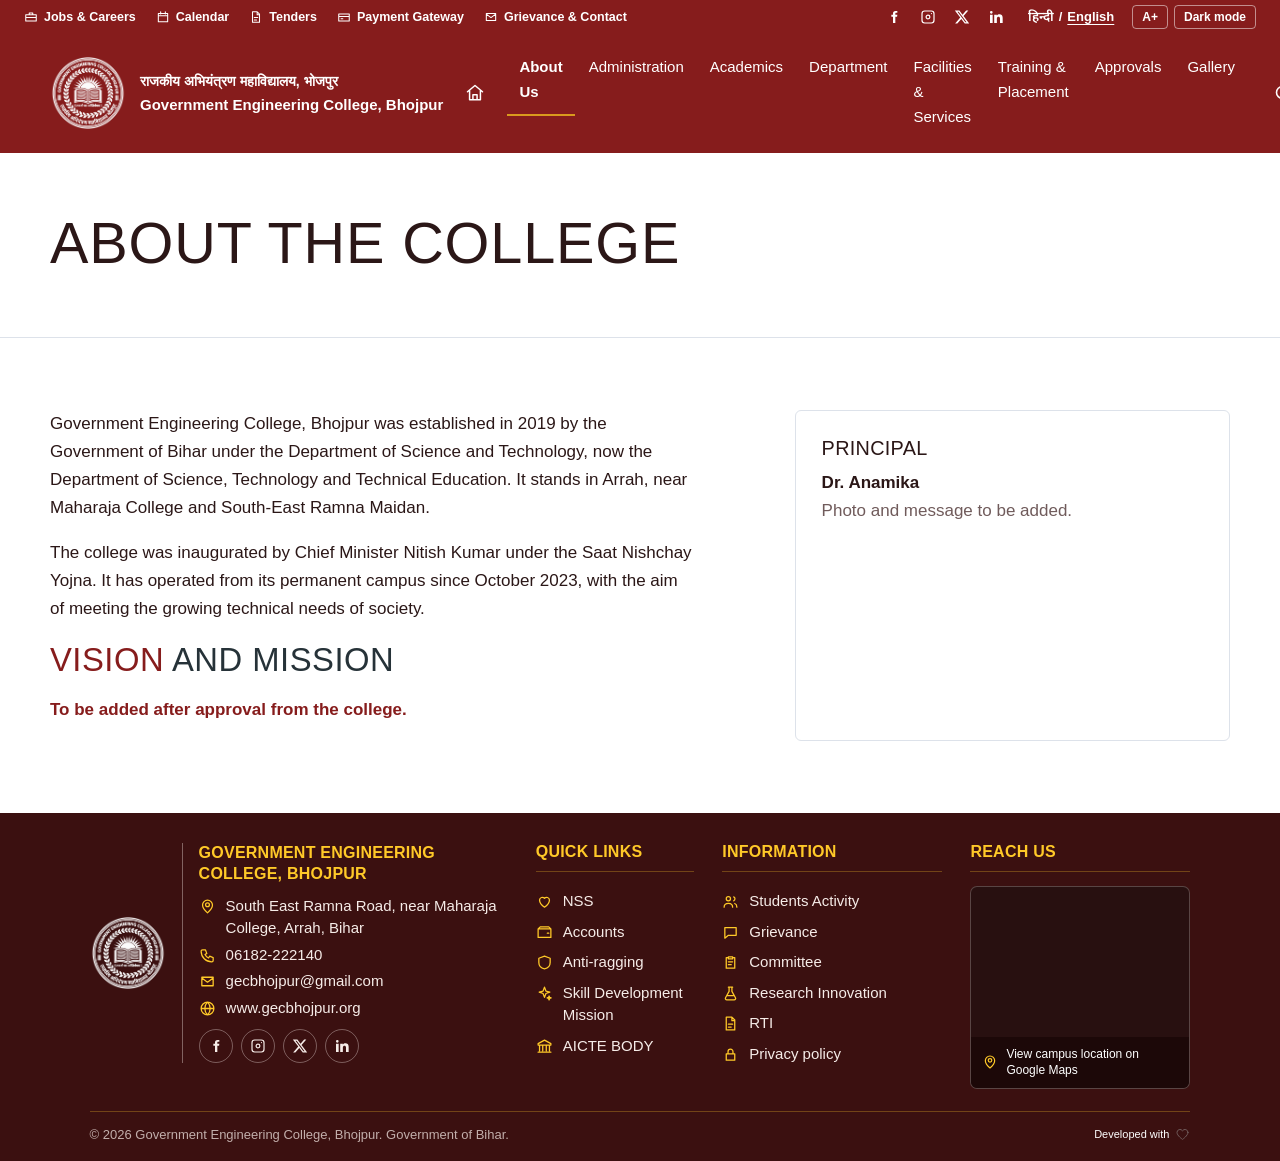
<file: gec-bhojpur-website/about.html>
<!DOCTYPE html>
<html lang="en">
<head>
<meta charset="utf-8">
<meta name="viewport" content="width=device-width, initial-scale=1">
<title>About | GEC Bhojpur</title>
<meta name="description" content="History and leadership of Government Engineering College, Bhojpur.">
<link rel="icon" href="assets/favicon.svg" type="image/svg+xml">
<link rel="preconnect" href="https://fonts.googleapis.com">
<link rel="preconnect" href="https://fonts.gstatic.com" crossorigin>
<link href="https://fonts.googleapis.com/css2?family=Public+Sans:wght@400;500;600&family=Source+Serif+4:opsz,wght@8..60,600;8..60,700&family=Noto+Sans+Devanagari:wght@400;600&display=swap" rel="stylesheet">
<link rel="stylesheet" href="css/style.css">
</head>
<body data-page="about">
<div id="site-header"></div>
<main id="main" tabindex="-1">
<div class="ph"><div class="container"><h1>About the college</h1></div></div>
<section class="sec"><div class="container two">
  <div>
    <p>Government Engineering College, Bhojpur was established in 2019 by the Government of Bihar under the Department of Science and Technology, now the Department of Science, Technology and Technical Education. It stands in Arrah, near Maharaja College and South-East Ramna Maidan.</p>
    <p>The college was inaugurated by Chief Minister Nitish Kumar under the Saat Nishchay Yojna. It has operated from its permanent campus since October 2023, with the aim of meeting the growing technical needs of society.</p>
    <h2>Vision and mission</h2><p class="todo">To be added after approval from the college.</p>
  </div>
  <div class="box"><h3>Principal</h3><p><b>Dr. Anamika</b><br><span class="muted">Photo and message to be added.</span></p></div>
</div></section>
</main>
<div id="site-footer"></div>
<script src="js/data.js"></script>
<script src="js/main.js"></script>
</body>
</html>
</file>
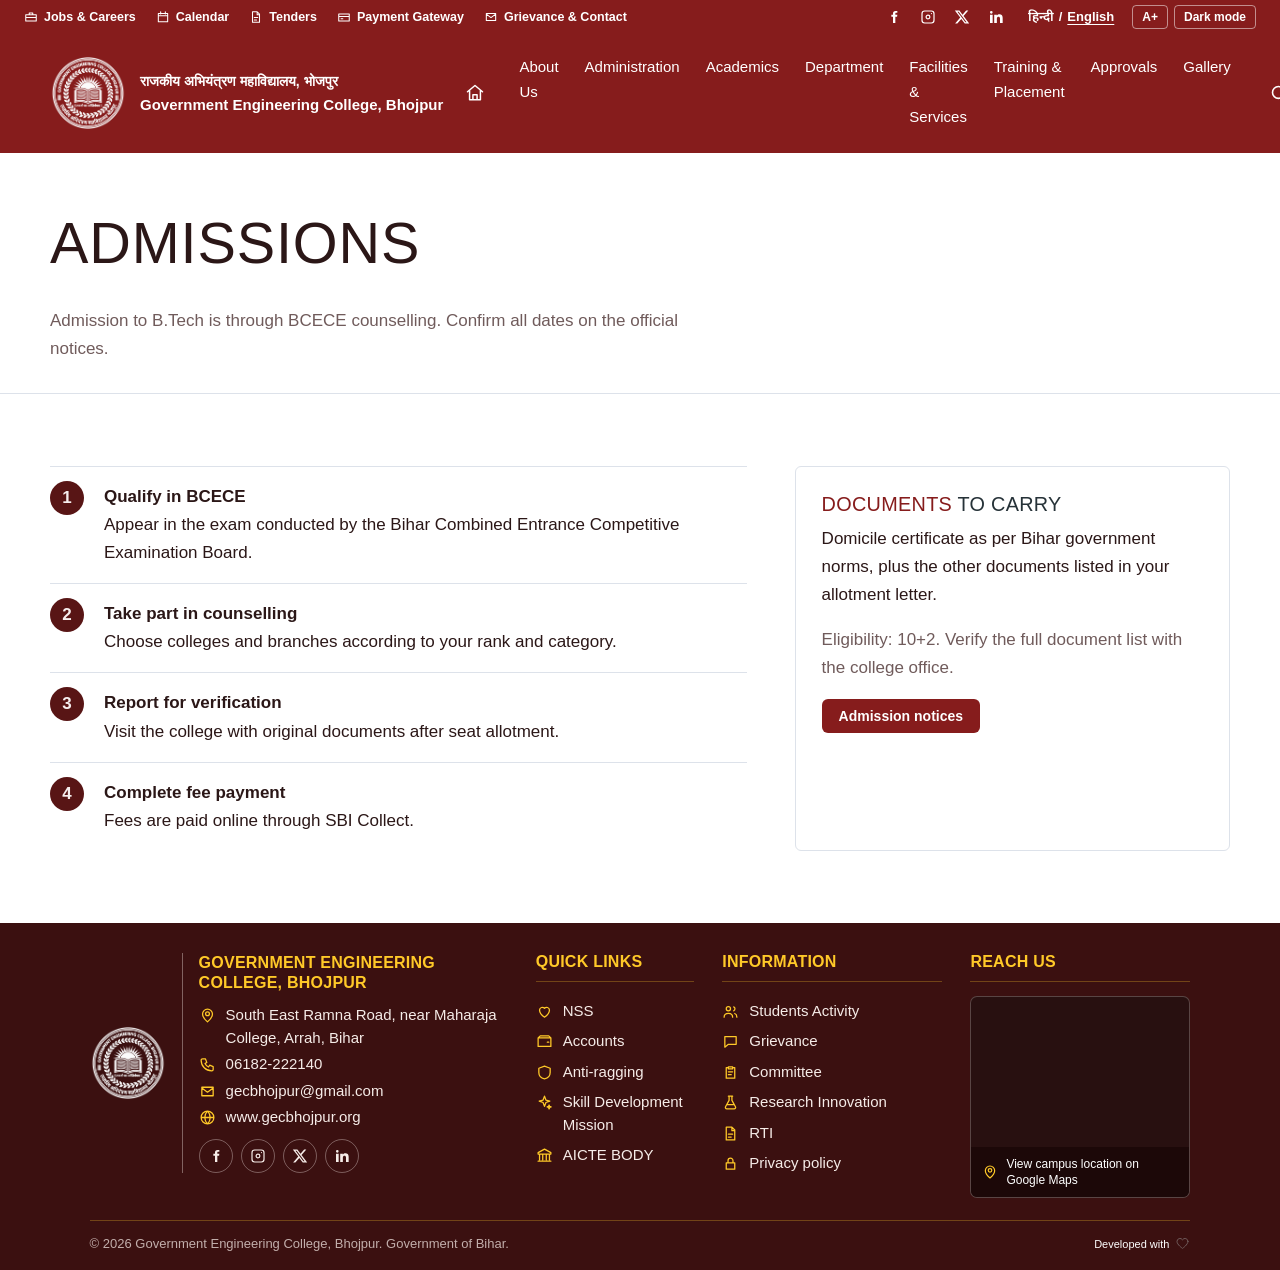
<file: gec-bhojpur-website/admissions.html>
<!DOCTYPE html>
<html lang="en">
<head>
<meta charset="utf-8">
<meta name="viewport" content="width=device-width, initial-scale=1">
<title>Admissions | GEC Bhojpur</title>
<meta name="description" content="How to get admission to B.Tech at GEC Bhojpur through BCECE counselling.">
<link rel="icon" href="assets/favicon.svg" type="image/svg+xml">
<link rel="preconnect" href="https://fonts.googleapis.com">
<link rel="preconnect" href="https://fonts.gstatic.com" crossorigin>
<link href="https://fonts.googleapis.com/css2?family=Public+Sans:wght@400;500;600&family=Source+Serif+4:opsz,wght@8..60,600;8..60,700&family=Noto+Sans+Devanagari:wght@400;600&display=swap" rel="stylesheet">
<link rel="stylesheet" href="css/style.css">
</head>
<body data-page="admissions">
<div id="site-header"></div>
<main id="main" tabindex="-1">
<div class="ph"><div class="container"><h1>Admissions</h1><p>Admission to B.Tech is through BCECE counselling. Confirm all dates on the official notices.</p></div></div>
<section class="sec"><div class="container two">
  <ol class="steps">
    <li><b>Qualify in BCECE</b><br>Appear in the exam conducted by the Bihar Combined Entrance Competitive Examination Board.</li>
    <li><b>Take part in counselling</b><br>Choose colleges and branches according to your rank and category.</li>
    <li><b>Report for verification</b><br>Visit the college with original documents after seat allotment.</li>
    <li><b>Complete fee payment</b><br>Fees are paid online through SBI Collect.</li>
  </ol>
  <div class="box"><h3>Documents to carry</h3><p>Domicile certificate as per Bihar government norms, plus the other documents listed in your allotment letter.</p><p class="muted">Eligibility: 10+2. Verify the full document list with the college office.</p><a class="btn btn-accent btn-sm" href="notices.html?c=Admission">Admission notices</a></div>
</div></section>
</main>
<div id="site-footer"></div>
<script src="js/data.js"></script>
<script src="js/main.js"></script>
</body>
</html>
</file>
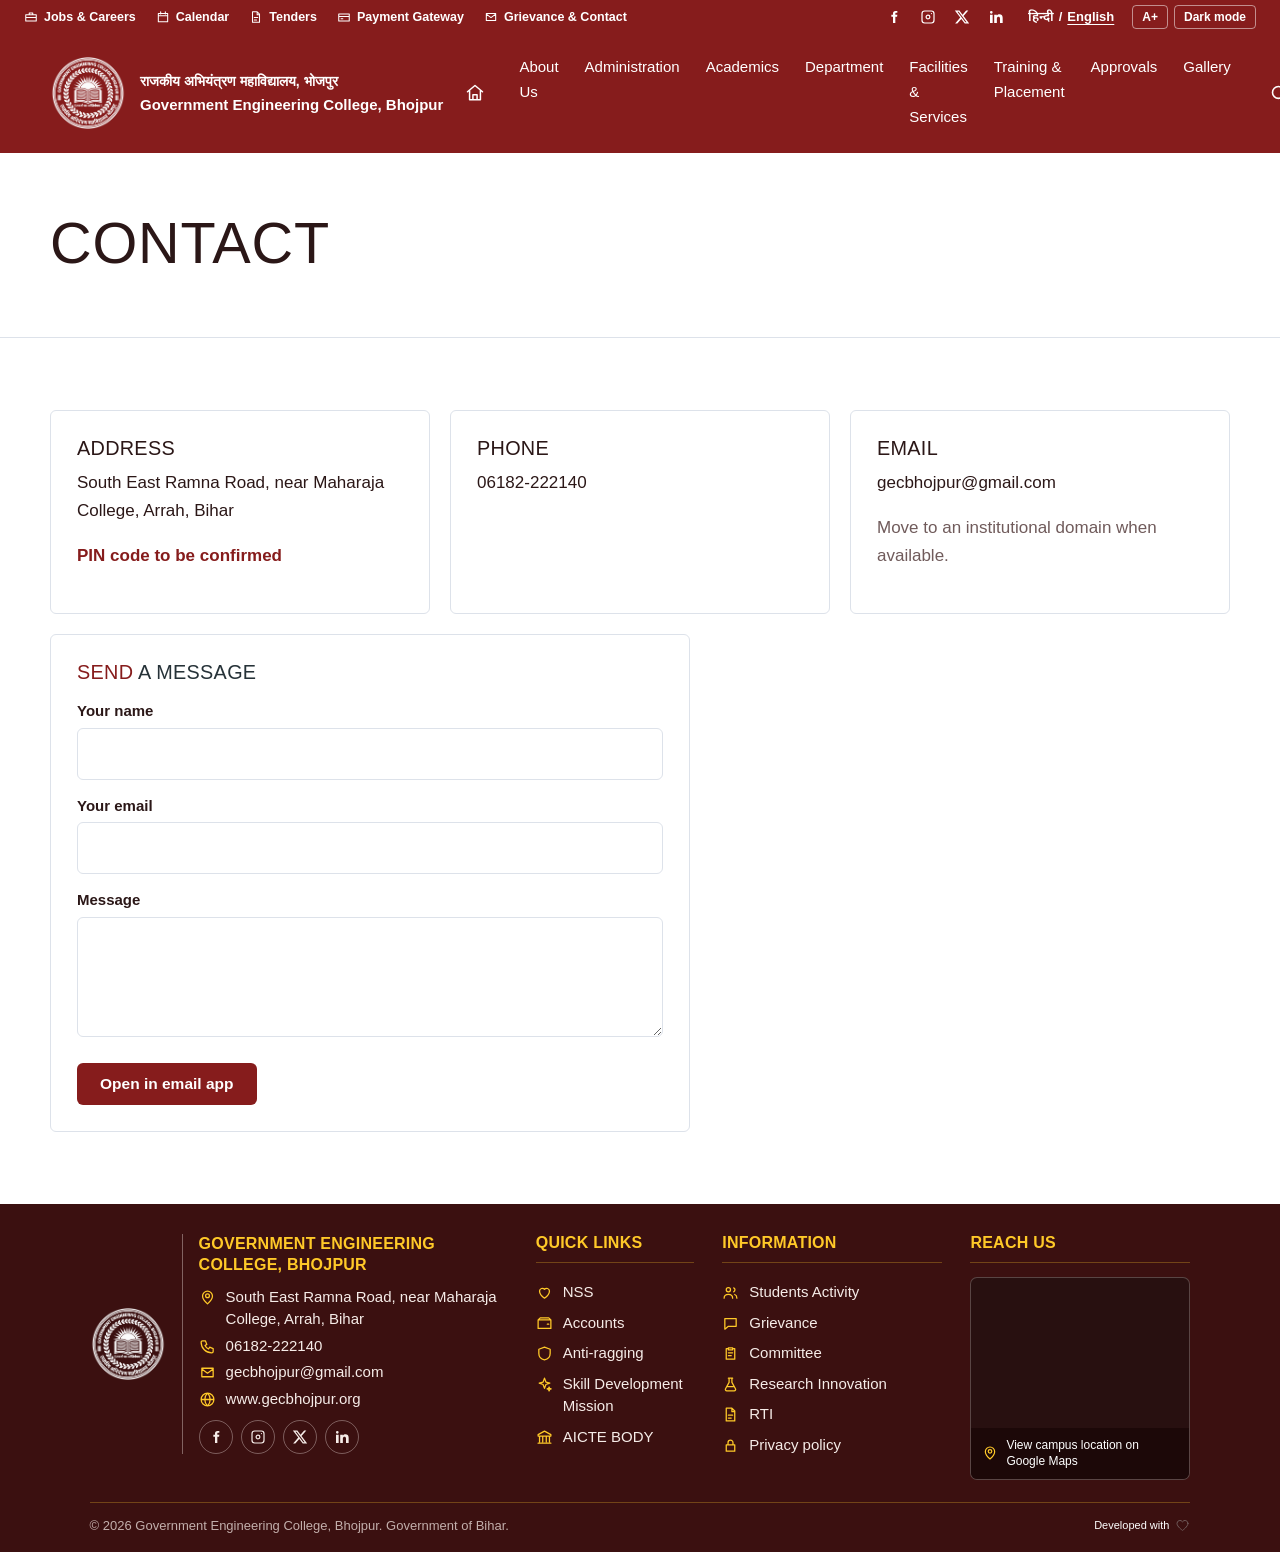
<file: gec-bhojpur-website/contact.html>
<!DOCTYPE html>
<html lang="en">
<head>
<meta charset="utf-8">
<meta name="viewport" content="width=device-width, initial-scale=1">
<title>Contact | GEC Bhojpur</title>
<meta name="description" content="Address, phone and email of Government Engineering College, Bhojpur.">
<link rel="icon" href="assets/favicon.svg" type="image/svg+xml">
<link rel="preconnect" href="https://fonts.googleapis.com">
<link rel="preconnect" href="https://fonts.gstatic.com" crossorigin>
<link href="https://fonts.googleapis.com/css2?family=Public+Sans:wght@400;500;600&family=Source+Serif+4:opsz,wght@8..60,600;8..60,700&family=Noto+Sans+Devanagari:wght@400;600&display=swap" rel="stylesheet">
<link rel="stylesheet" href="css/style.css">
</head>
<body data-page="contact">
<div id="site-header"></div>
<main id="main" tabindex="-1">
<div class="ph"><div class="container"><h1>Contact</h1></div></div>
<section class="sec"><div class="container">
  <div class="three">
    <div class="box"><h3>Address</h3><p>South East Ramna Road, near Maharaja College, Arrah, Bihar</p><p class="todo">PIN code to be confirmed</p></div>
    <div class="box"><h3>Phone</h3><p>06182-222140</p></div>
    <div class="box"><h3>Email</h3><p>gecbhojpur@gmail.com</p><p class="muted">Move to an institutional domain when available.</p></div>
  </div>
  <div class="box" style="margin-top:20px;max-width:640px"><h3>Send a message</h3>
    <form id="cf"><label for="cn">Your name</label><input id="cn" required><label for="ce">Your email</label><input id="ce" type="email" required><label for="cm">Message</label><textarea id="cm" required></textarea><p></p><button class="btn btn-accent" type="submit">Open in email app</button></form>
  </div>
</div></section>
</main>
<div id="site-footer"></div>
<script src="js/data.js"></script>
<script src="js/main.js"></script>
</body>
</html>
</file>
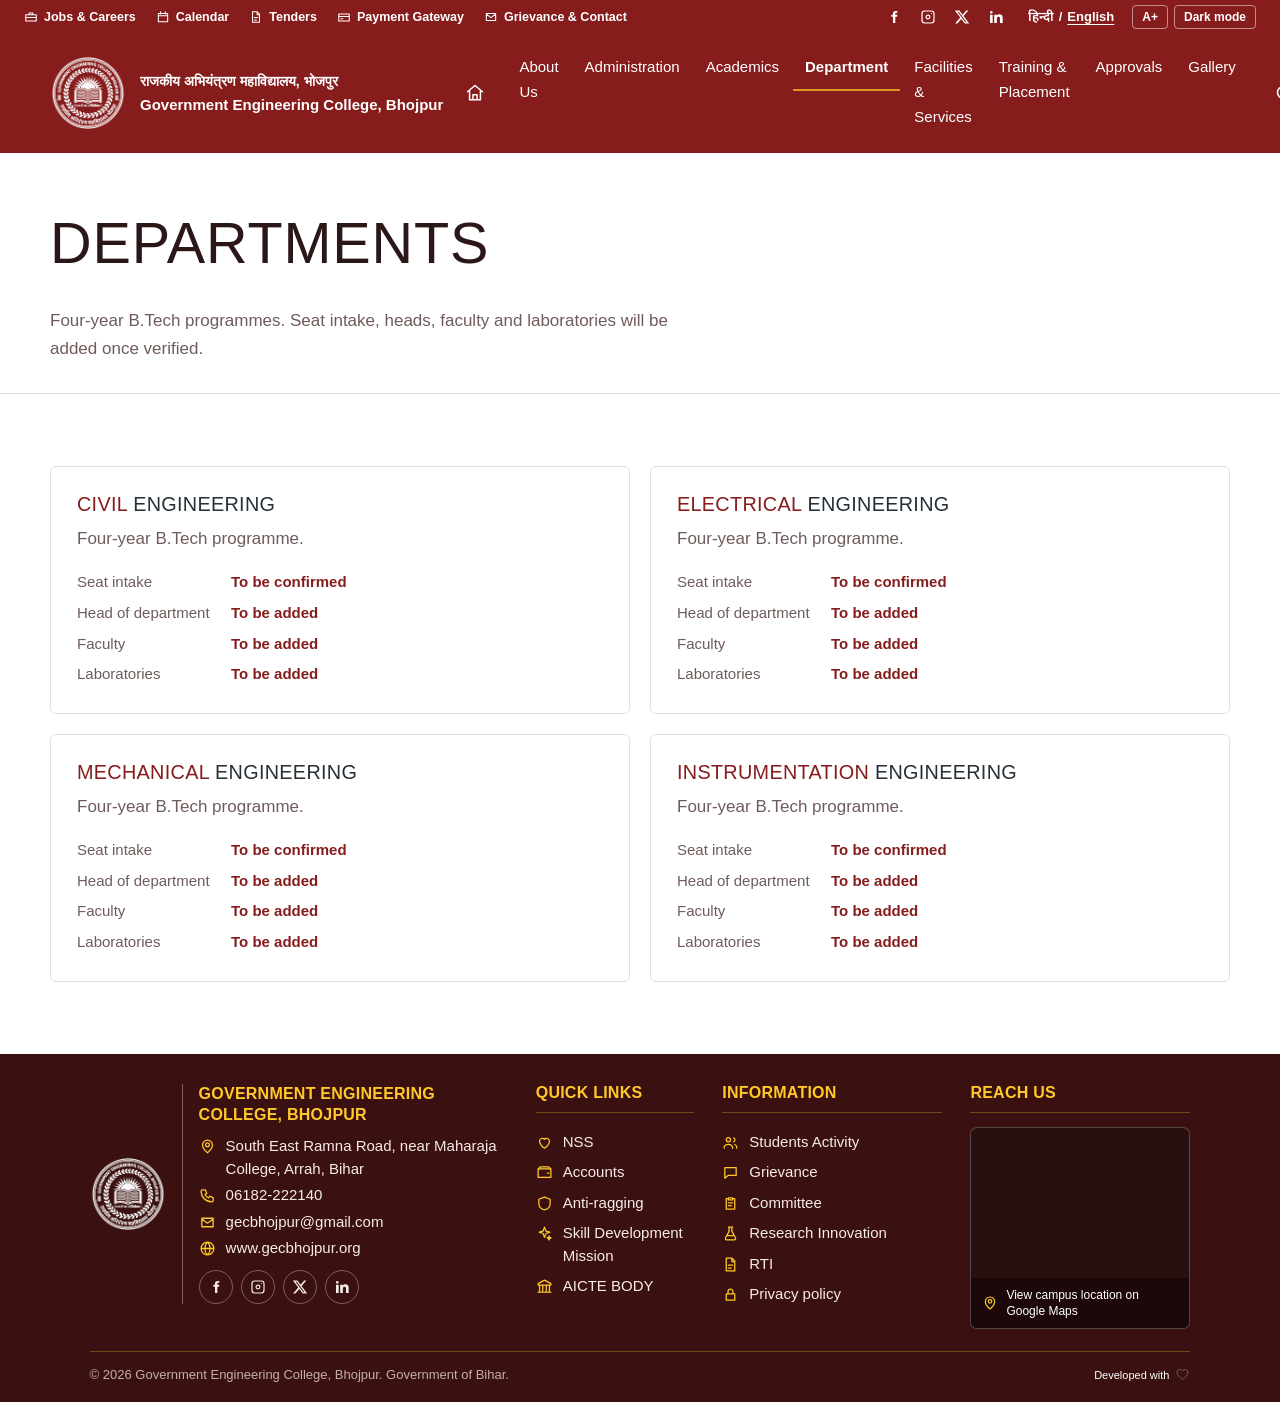
<file: gec-bhojpur-website/departments.html>
<!DOCTYPE html>
<html lang="en">
<head>
<meta charset="utf-8">
<meta name="viewport" content="width=device-width, initial-scale=1">
<title>Departments | GEC Bhojpur</title>
<meta name="description" content="B.Tech departments at Government Engineering College, Bhojpur.">
<link rel="icon" href="assets/favicon.svg" type="image/svg+xml">
<link rel="preconnect" href="https://fonts.googleapis.com">
<link rel="preconnect" href="https://fonts.gstatic.com" crossorigin>
<link href="https://fonts.googleapis.com/css2?family=Public+Sans:wght@400;500;600&family=Source+Serif+4:opsz,wght@8..60,600;8..60,700&family=Noto+Sans+Devanagari:wght@400;600&display=swap" rel="stylesheet">
<link rel="stylesheet" href="css/style.css">
</head>
<body data-page="departments">
<div id="site-header"></div>
<main id="main" tabindex="-1">
<div class="ph"><div class="container"><h1>Departments</h1><p>Four-year B.Tech programmes. Seat intake, heads, faculty and laboratories will be added once verified.</p></div></div>
<section class="sec"><div class="container"><div class="depts-full" data-render="deptsFull"></div></div></section>
</main>
<div id="site-footer"></div>
<script src="js/data.js"></script>
<script src="js/main.js"></script>
</body>
</html>
</file>
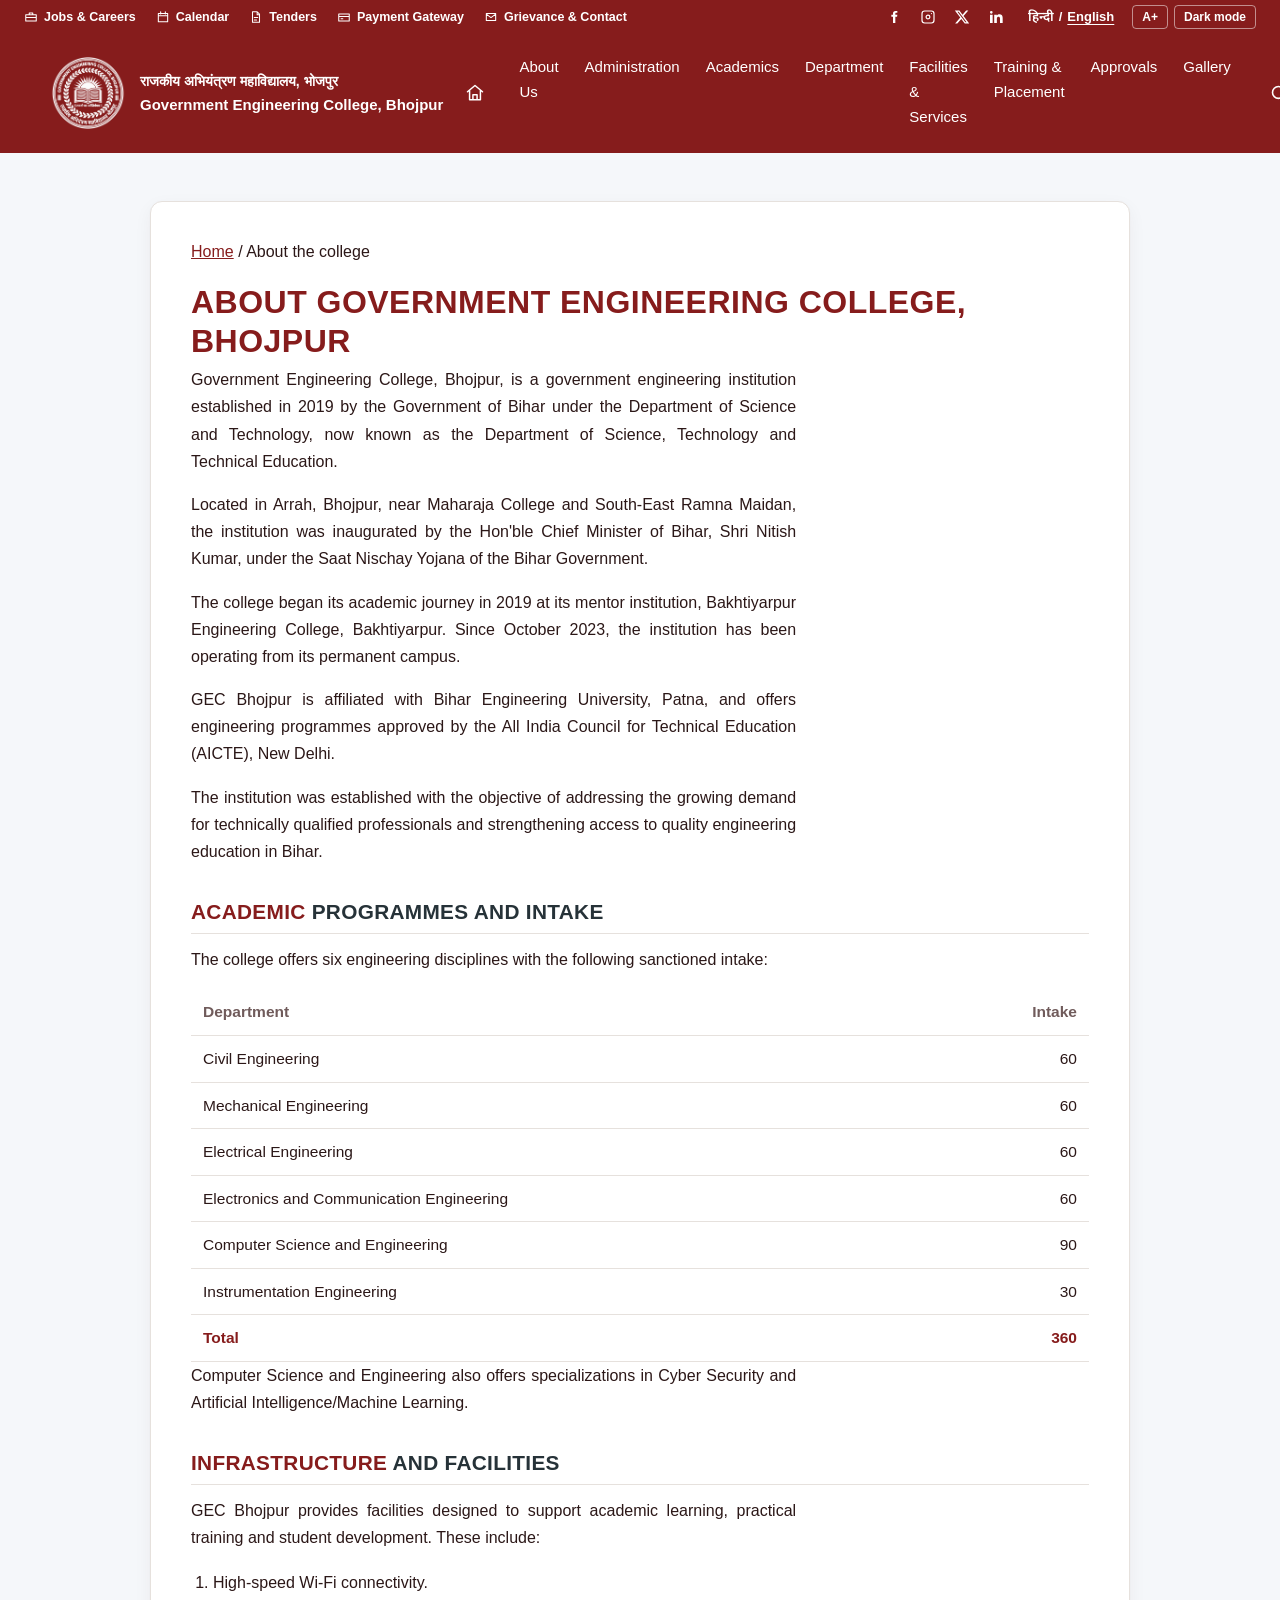
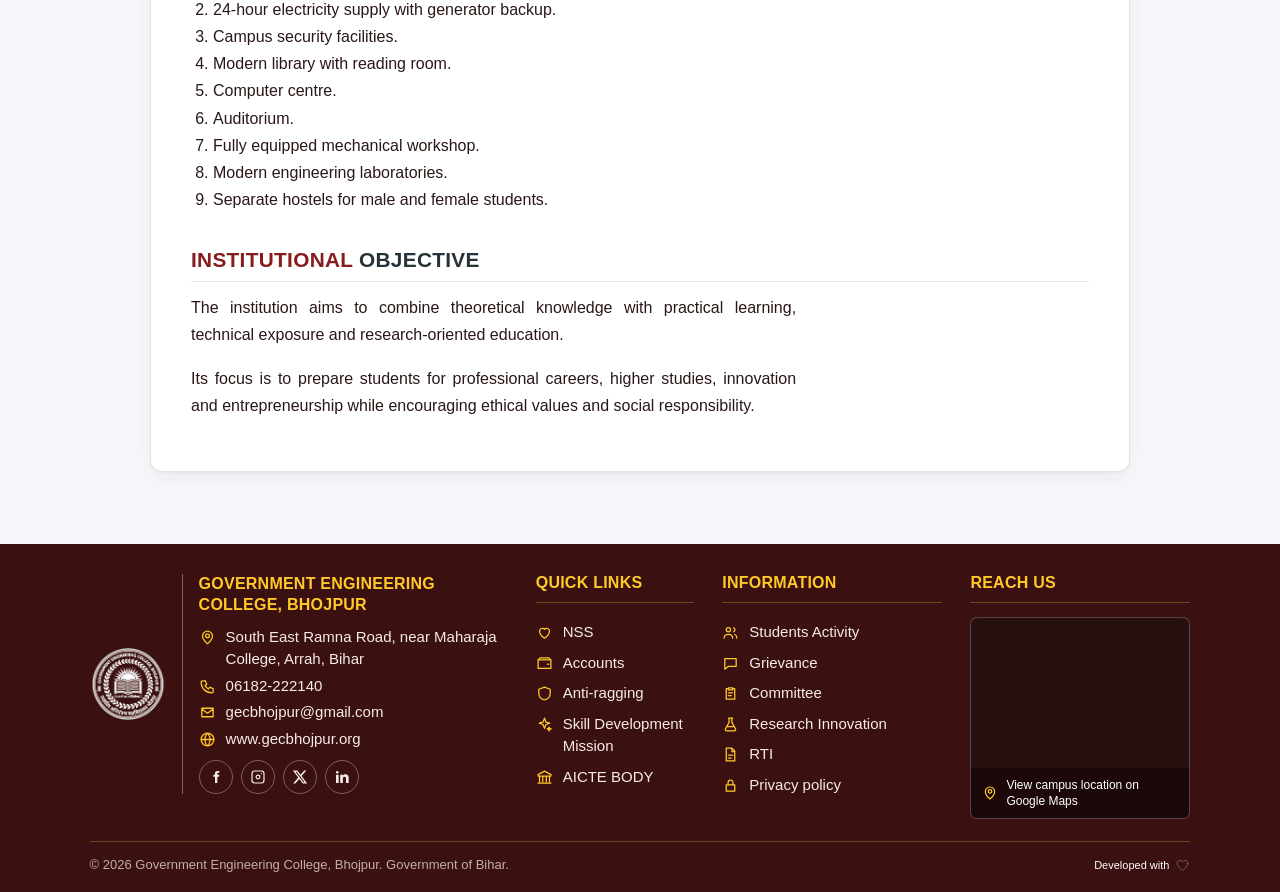
<file: gec-bhojpur-website/history.html>
<!DOCTYPE html>
<html lang="en">
<head>
<meta charset="utf-8">
<meta name="viewport" content="width=device-width, initial-scale=1">
<title>About the College | Government Engineering College, Bhojpur</title>
<meta name="description" content="History, programmes, intake and facilities of Government Engineering College, Bhojpur.">
<link rel="icon" href="assets/favicon.svg" type="image/svg+xml">
<link rel="preconnect" href="https://fonts.googleapis.com">
<link rel="preconnect" href="https://fonts.gstatic.com" crossorigin>
<link href="https://fonts.googleapis.com/css2?family=Public+Sans:wght@400;500;600&family=Source+Serif+4:opsz,wght@8..60,600;8..60,700&family=Noto+Sans+Devanagari:wght@400;600&display=swap" rel="stylesheet">
<link rel="stylesheet" href="css/style.css">
</head>
<body data-page="history">
<div id="site-header"></div>
<main id="main" tabindex="-1">
<section class="ap-page"><div class="container"><article class="ap-doc">
<p class="ap-crumb"><a href="index.html">Home</a> / About the college</p>
<h1>About Government Engineering College, Bhojpur</h1>
<p>Government Engineering College, Bhojpur, is a government engineering institution established in 2019 by the Government of Bihar under the Department of Science and Technology, now known as the Department of Science, Technology and Technical Education.</p>
<p>Located in Arrah, Bhojpur, near Maharaja College and South-East Ramna Maidan, the institution was inaugurated by the Hon'ble Chief Minister of Bihar, Shri Nitish Kumar, under the Saat Nischay Yojana of the Bihar Government.</p>
<p>The college began its academic journey in 2019 at its mentor institution, Bakhtiyarpur Engineering College, Bakhtiyarpur. Since October 2023, the institution has been operating from its permanent campus.</p>
<p>GEC Bhojpur is affiliated with Bihar Engineering University, Patna, and offers engineering programmes approved by the All India Council for Technical Education (AICTE), New Delhi.</p>
<p>The institution was established with the objective of addressing the growing demand for technically qualified professionals and strengthening access to quality engineering education in Bihar.</p>

<h2>Academic programmes and intake</h2>
<p>The college offers six engineering disciplines with the following sanctioned intake:</p>
<table class="ap-table ap-num">
  <thead><tr><th scope="col">Department</th><th scope="col">Intake</th></tr></thead>
  <tbody>
  <tr><td>Civil Engineering</td><td>60</td></tr>
  <tr><td>Mechanical Engineering</td><td>60</td></tr>
  <tr><td>Electrical Engineering</td><td>60</td></tr>
  <tr><td>Electronics and Communication Engineering</td><td>60</td></tr>
  <tr><td>Computer Science and Engineering</td><td>90</td></tr>
  <tr><td>Instrumentation Engineering</td><td>30</td></tr>
  <tr class="ap-total"><td>Total</td><td>360</td></tr>
  </tbody>
</table>
<p>Computer Science and Engineering also offers specializations in Cyber Security and Artificial Intelligence/Machine Learning.</p>

<h2>Infrastructure and facilities</h2>
<p>GEC Bhojpur provides facilities designed to support academic learning, practical training and student development. These include:</p>
<ol>
  <li>High-speed Wi-Fi connectivity.</li>
  <li>24-hour electricity supply with generator backup.</li>
  <li>Campus security facilities.</li>
  <li>Modern library with reading room.</li>
  <li>Computer centre.</li>
  <li>Auditorium.</li>
  <li>Fully equipped mechanical workshop.</li>
  <li>Modern engineering laboratories.</li>
  <li>Separate hostels for male and female students.</li>
</ol>

<h2>Institutional objective</h2>
<p>The institution aims to combine theoretical knowledge with practical learning, technical exposure and research-oriented education.</p>
<p>Its focus is to prepare students for professional careers, higher studies, innovation and entrepreneurship while encouraging ethical values and social responsibility.</p>
</article></div></section>
</main>
<div id="site-footer"></div>
<script src="js/data.js"></script>
<script src="js/main.js"></script>
</body>
</html>
</file>
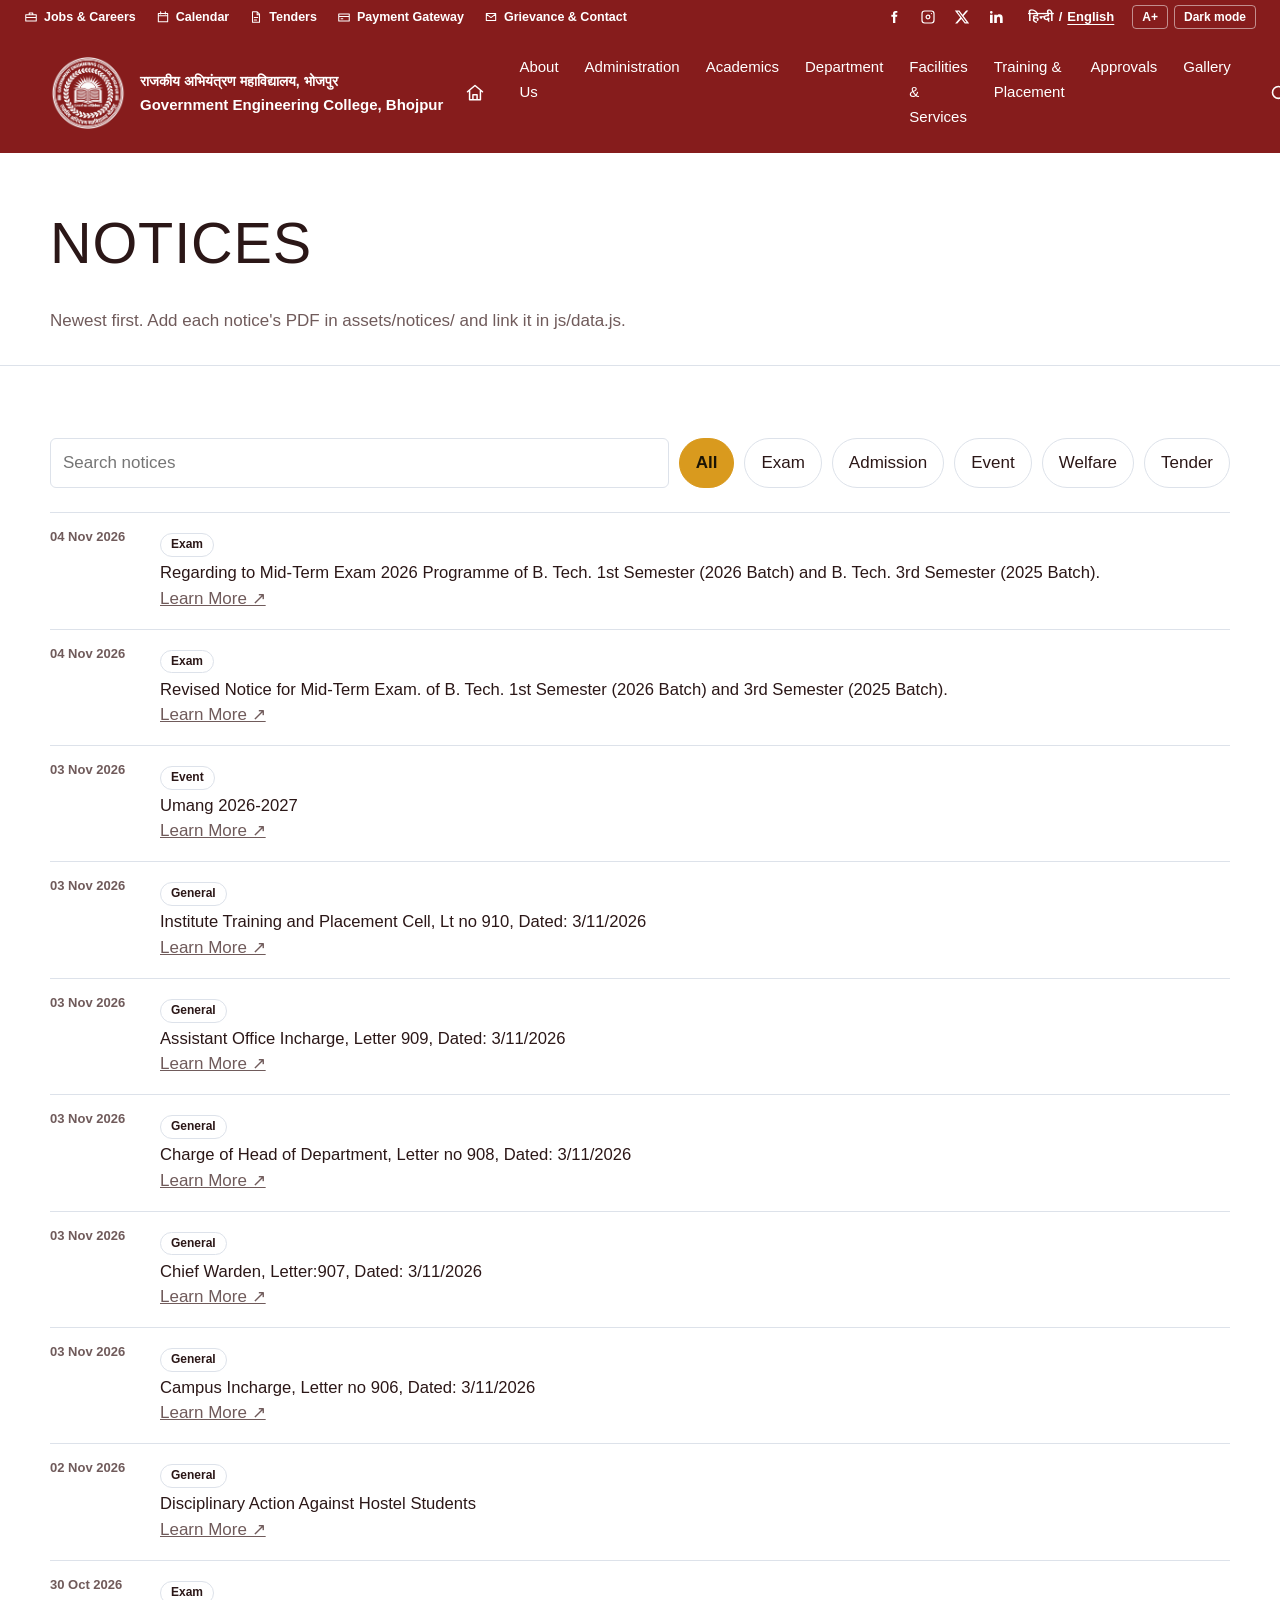
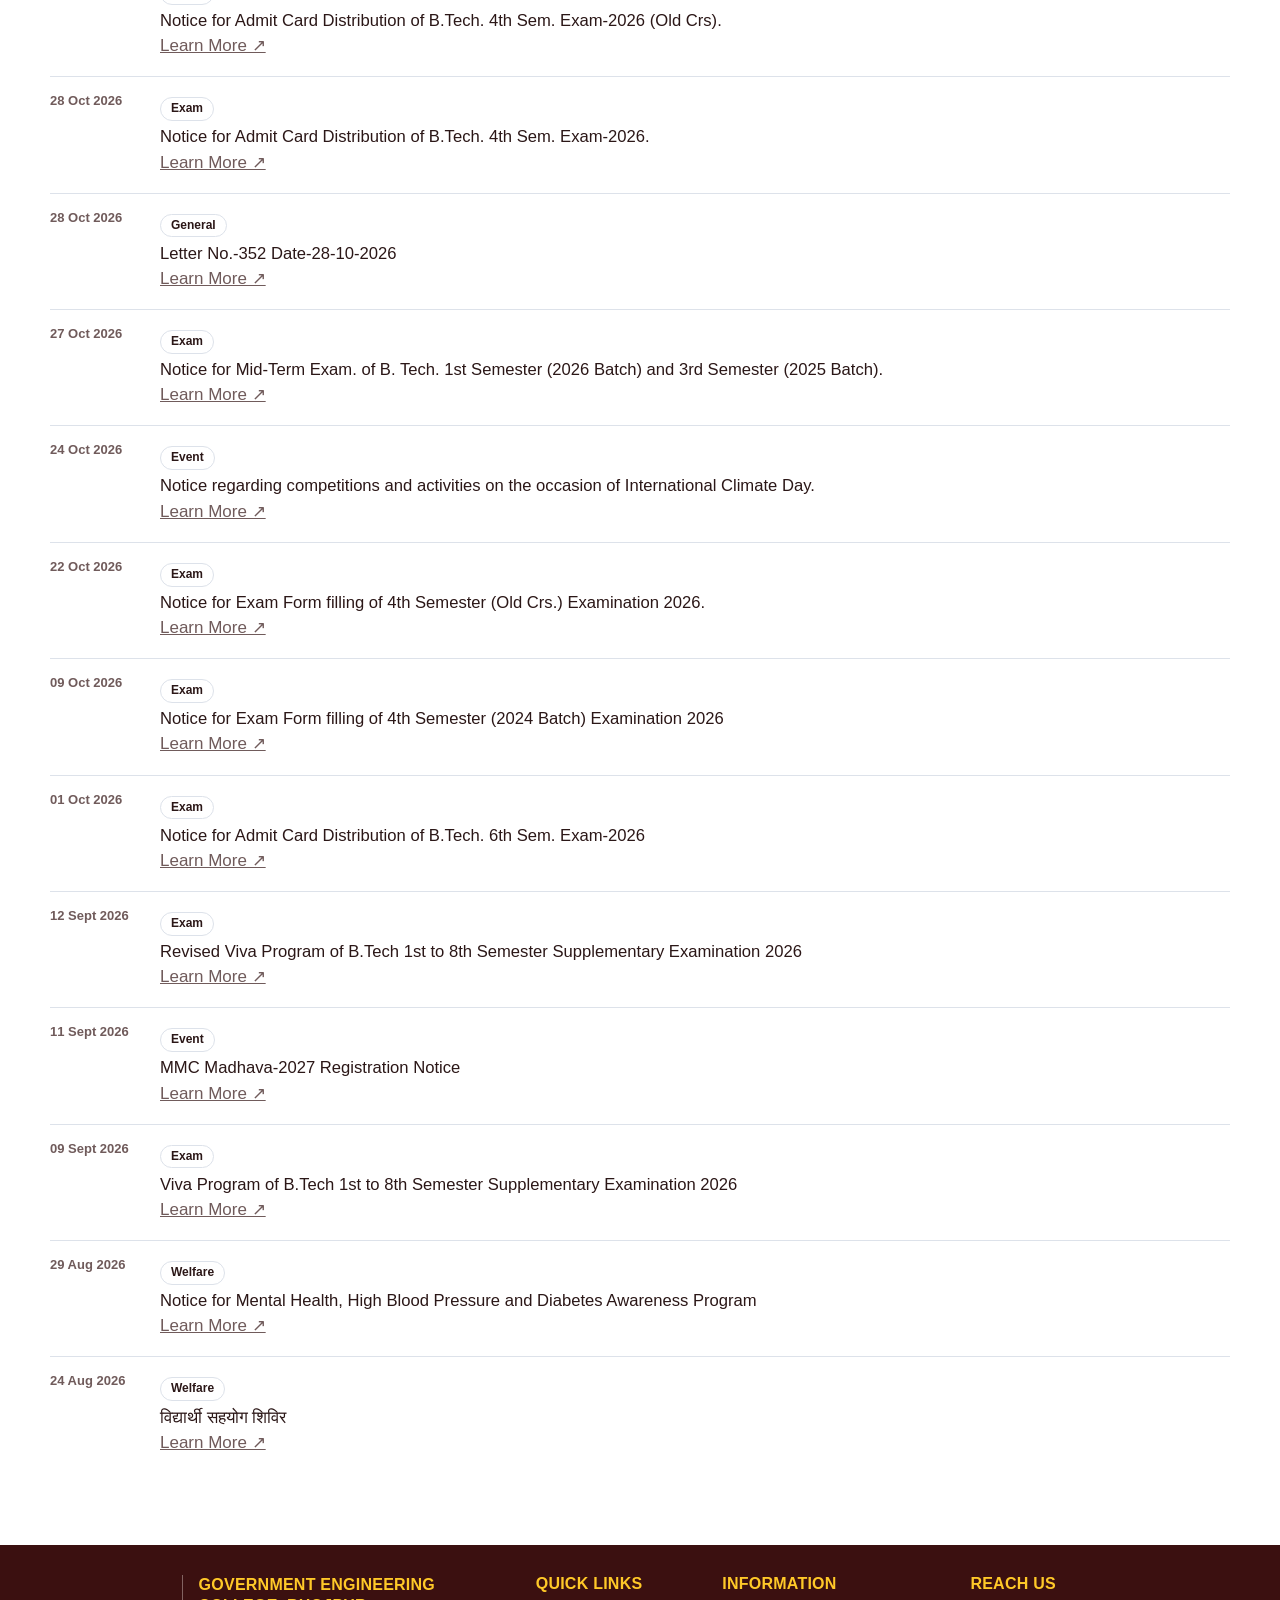
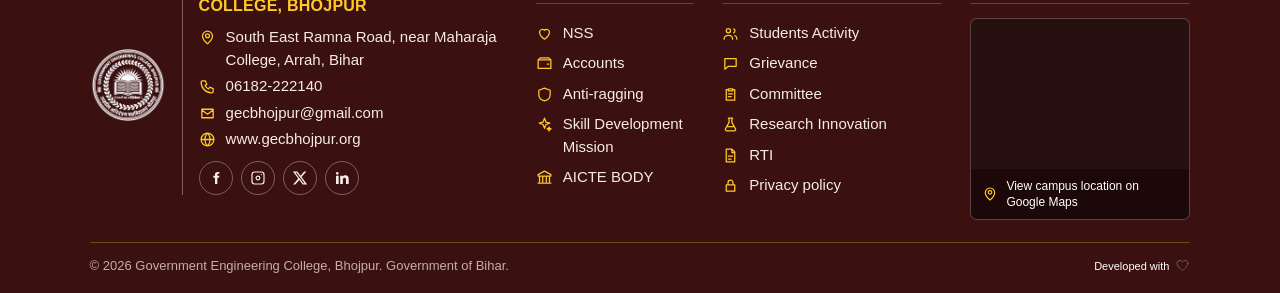
<file: gec-bhojpur-website/notices.html>
<!DOCTYPE html>
<html lang="en">
<head>
<meta charset="utf-8">
<meta name="viewport" content="width=device-width, initial-scale=1">
<title>Notices | GEC Bhojpur</title>
<meta name="description" content="Latest official notices from GEC Bhojpur.">
<link rel="icon" href="assets/favicon.svg" type="image/svg+xml">
<link rel="preconnect" href="https://fonts.googleapis.com">
<link rel="preconnect" href="https://fonts.gstatic.com" crossorigin>
<link href="https://fonts.googleapis.com/css2?family=Public+Sans:wght@400;500;600&family=Source+Serif+4:opsz,wght@8..60,600;8..60,700&family=Noto+Sans+Devanagari:wght@400;600&display=swap" rel="stylesheet">
<link rel="stylesheet" href="css/style.css">
</head>
<body data-page="notices">
<div id="site-header"></div>
<main id="main" tabindex="-1">
<div class="ph"><div class="container"><h1>Notices</h1><p>Newest first. Add each notice's PDF in assets/notices/ and link it in js/data.js.</p></div></div>
<section class="sec"><div class="container">
  <div class="tools"><input id="nq" type="search" placeholder="Search notices" aria-label="Search notices">
    <button type="button" data-c="All">All</button><button type="button" data-c="Exam">Exam</button><button type="button" data-c="Admission">Admission</button><button type="button" data-c="Event">Event</button><button type="button" data-c="Welfare">Welfare</button><button type="button" data-c="Tender">Tender</button></div>
  <ul class="nl" id="nlist"></ul>
</div></section>
</main>
<div id="site-footer"></div>
<script src="js/data.js"></script>
<script src="js/main.js"></script>
</body>
</html>
</file>
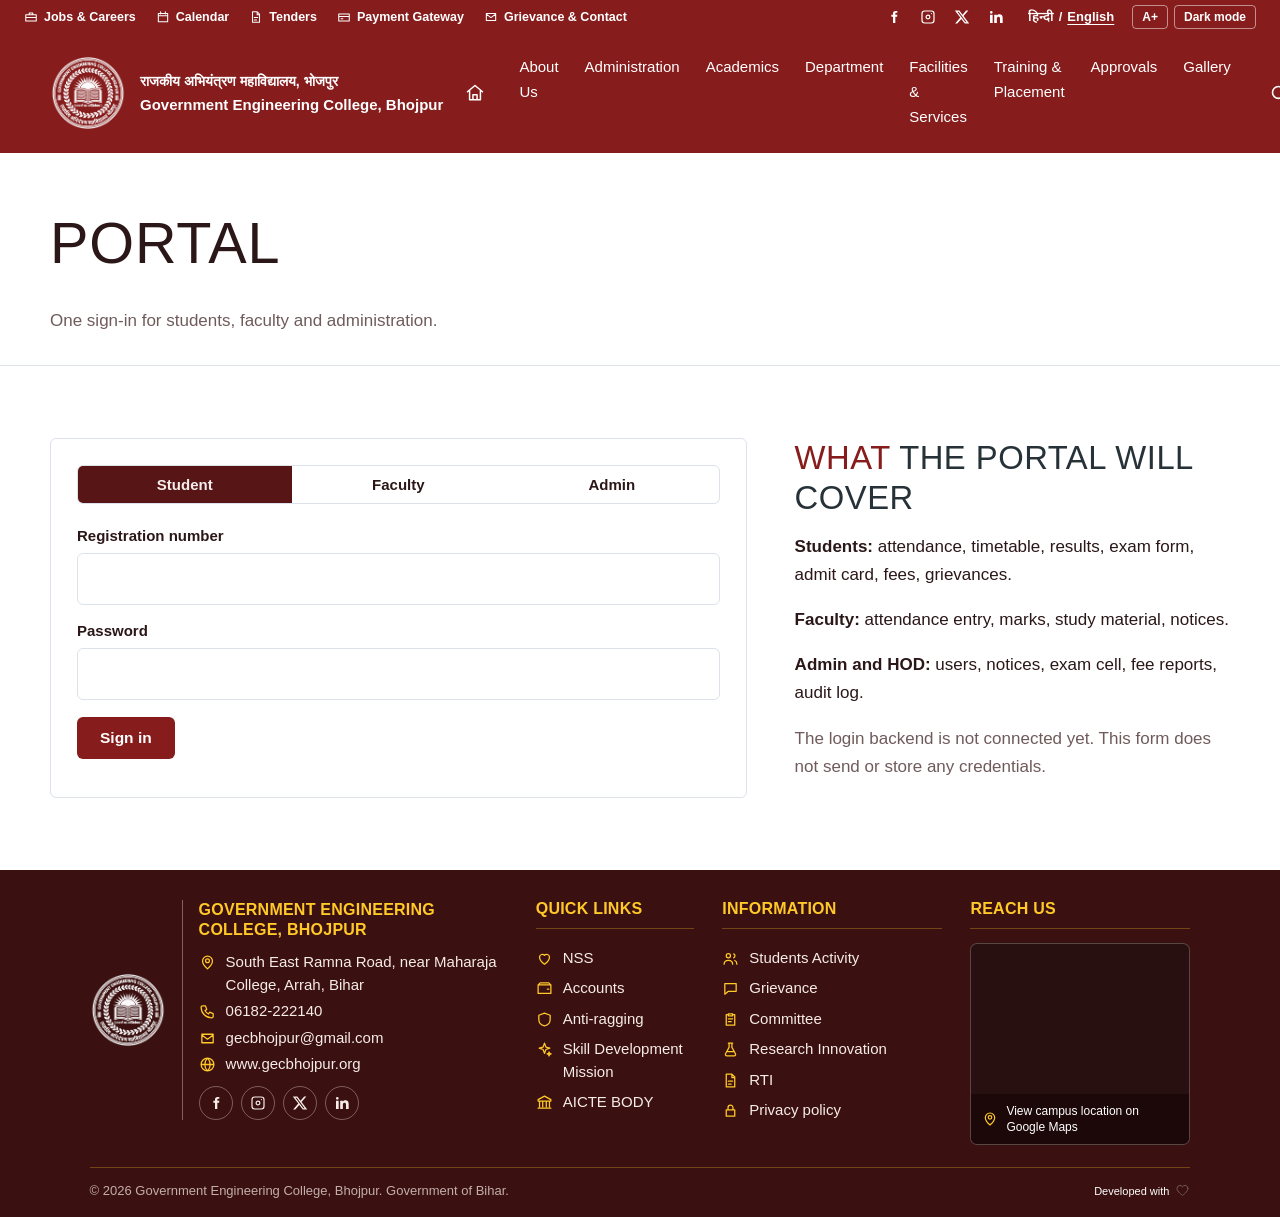
<file: gec-bhojpur-website/portal.html>
<!DOCTYPE html>
<html lang="en">
<head>
<meta charset="utf-8">
<meta name="viewport" content="width=device-width, initial-scale=1">
<title>Portal login | GEC Bhojpur</title>
<meta name="description" content="Student, faculty and admin portal for GEC Bhojpur.">
<link rel="icon" href="assets/favicon.svg" type="image/svg+xml">
<link rel="preconnect" href="https://fonts.googleapis.com">
<link rel="preconnect" href="https://fonts.gstatic.com" crossorigin>
<link href="https://fonts.googleapis.com/css2?family=Public+Sans:wght@400;500;600&family=Source+Serif+4:opsz,wght@8..60,600;8..60,700&family=Noto+Sans+Devanagari:wght@400;600&display=swap" rel="stylesheet">
<link rel="stylesheet" href="css/style.css">
</head>
<body data-page="portal">
<div id="site-header"></div>
<main id="main" tabindex="-1">
<div class="ph"><div class="container"><h1>Portal</h1><p>One sign-in for students, faculty and administration.</p></div></div>
<section class="sec"><div class="container two">
  <div class="box"><div class="tabs" id="roles"><button type="button" class="on">Student</button><button type="button">Faculty</button><button type="button">Admin</button></div>
    <form id="lf"><label for="u" id="ul">Registration number</label><input id="u" autocomplete="username"><label for="pw">Password</label><input id="pw" type="password" autocomplete="current-password"><p></p><button class="btn btn-accent" type="submit">Sign in</button><div id="lm" class="msg" hidden></div></form></div>
  <div><h2>What the portal will cover</h2>
    <p><b>Students:</b> attendance, timetable, results, exam form, admit card, fees, grievances.</p>
    <p><b>Faculty:</b> attendance entry, marks, study material, notices.</p>
    <p><b>Admin and HOD:</b> users, notices, exam cell, fee reports, audit log.</p>
    <p class="muted">The login backend is not connected yet. This form does not send or store any credentials.</p></div>
</div></section>
</main>
<div id="site-footer"></div>
<script src="js/data.js"></script>
<script src="js/main.js"></script>
</body>
</html>
</file>
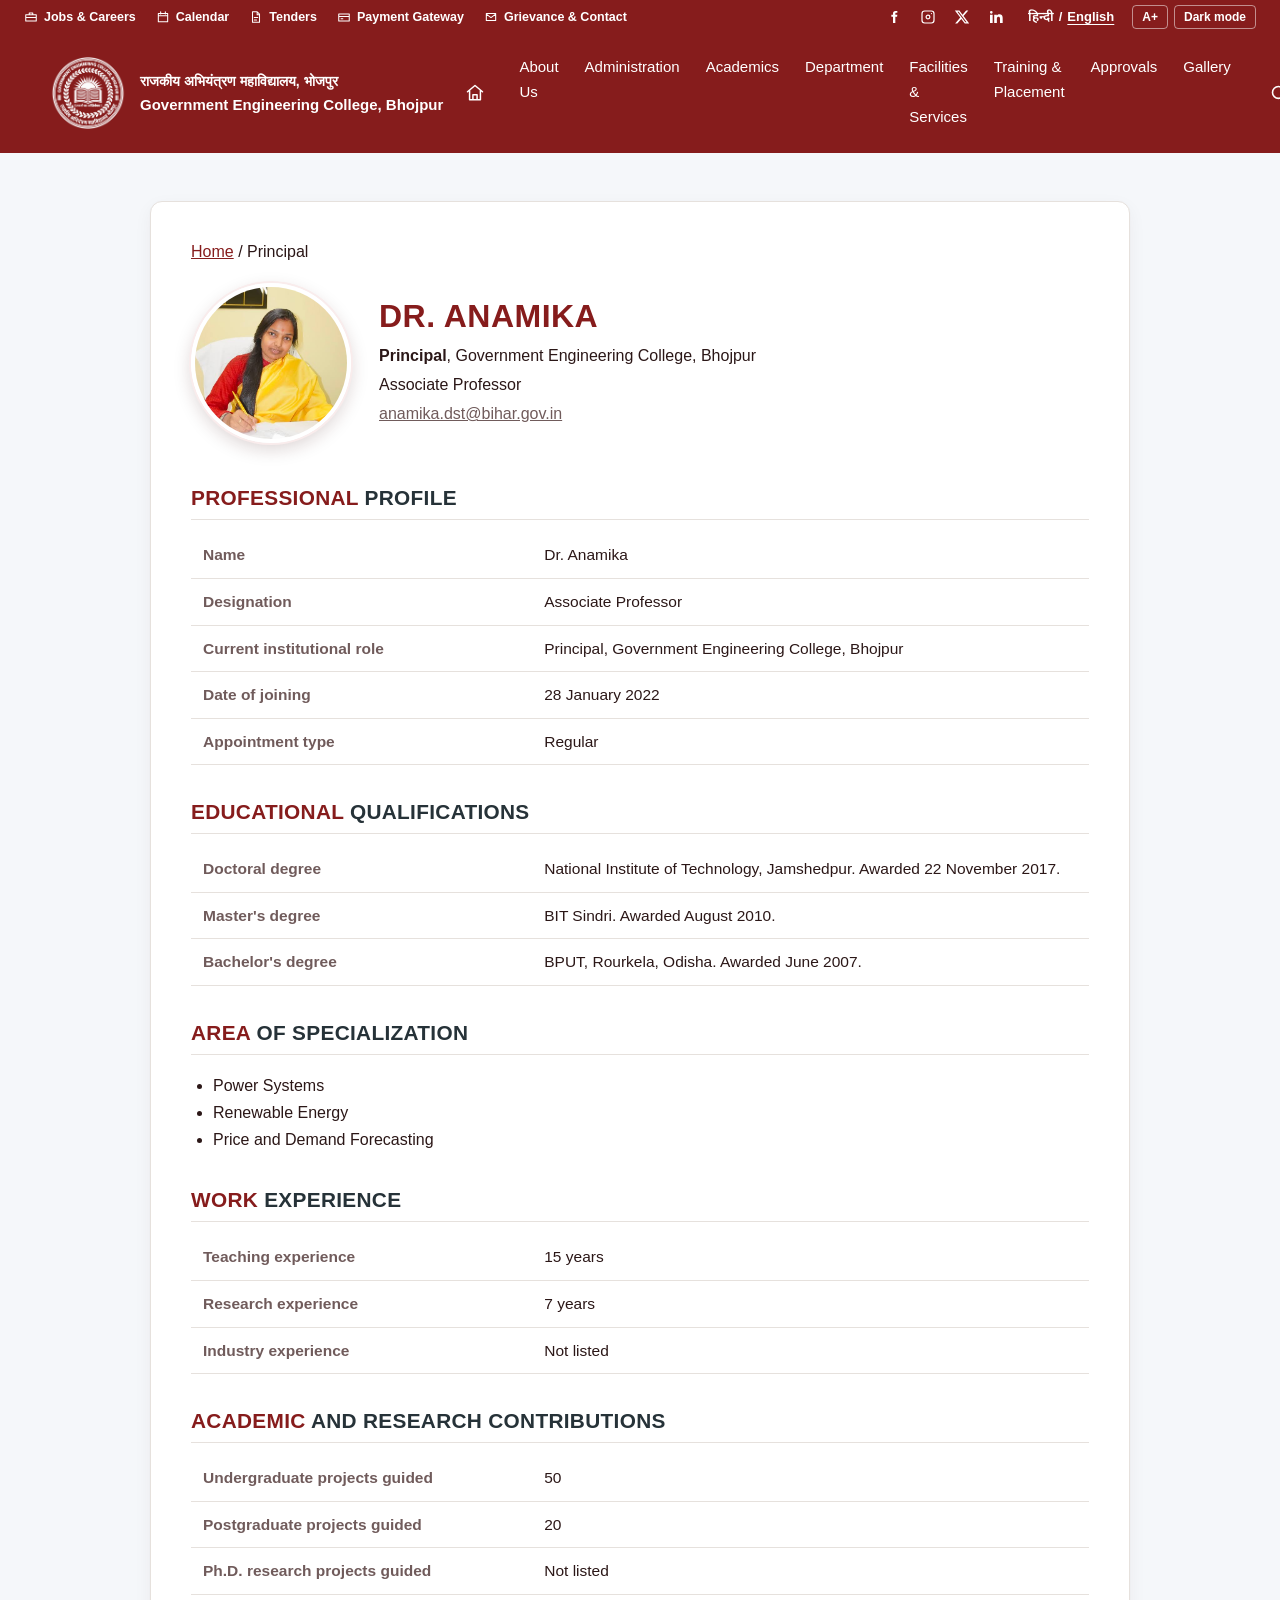
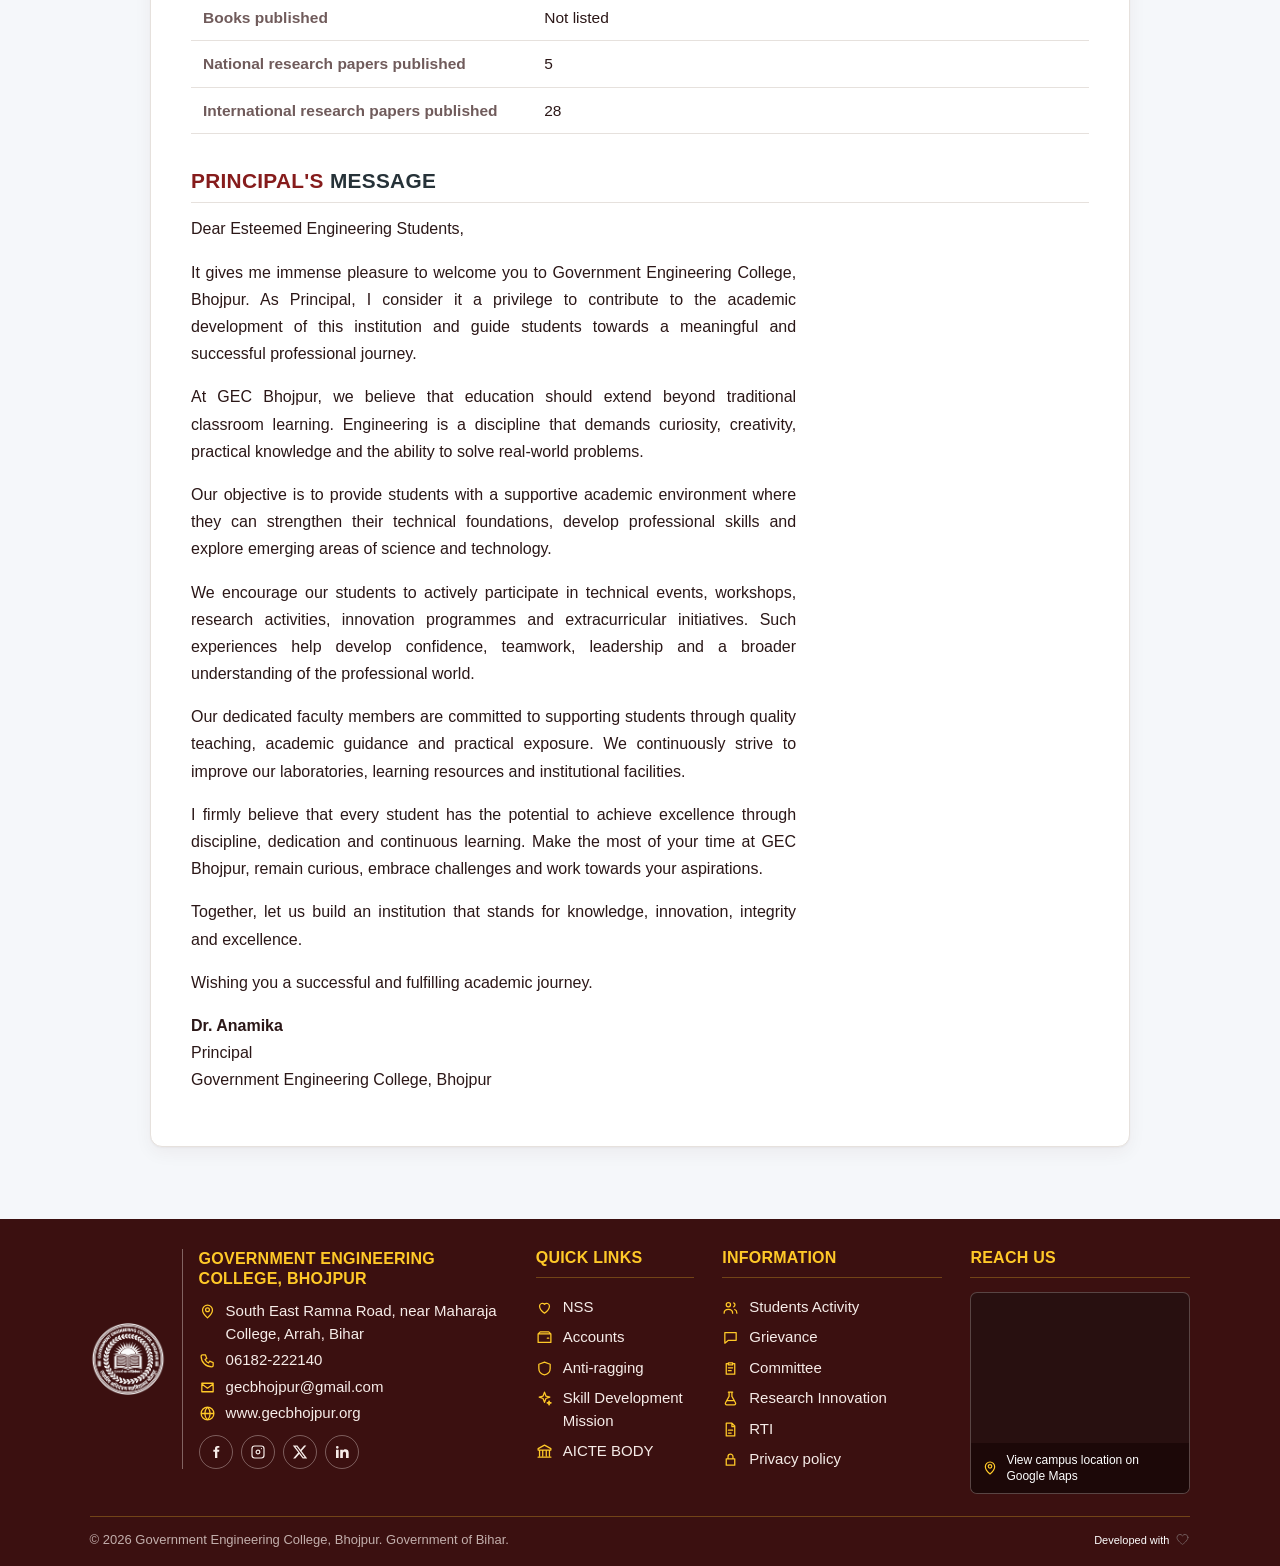
<file: gec-bhojpur-website/principal.html>
<!DOCTYPE html>
<html lang="en">
<head>
<meta charset="utf-8">
<meta name="viewport" content="width=device-width, initial-scale=1">
<title>Principal's Profile and Message | Government Engineering College, Bhojpur</title>
<meta name="description" content="Profile and message of Dr. Anamika, Principal, Government Engineering College, Bhojpur.">
<link rel="icon" href="assets/favicon.svg" type="image/svg+xml">
<link rel="preconnect" href="https://fonts.googleapis.com">
<link rel="preconnect" href="https://fonts.gstatic.com" crossorigin>
<link href="https://fonts.googleapis.com/css2?family=Public+Sans:wght@400;500;600&family=Source+Serif+4:opsz,wght@8..60,600;8..60,700&family=Noto+Sans+Devanagari:wght@400;600&display=swap" rel="stylesheet">
<link rel="stylesheet" href="css/style.css">
</head>
<body data-page="principal">
<div id="site-header"></div>
<main id="main" tabindex="-1">
<section class="ap-page"><div class="container"><article class="ap-doc">
<p class="ap-crumb"><a href="index.html">Home</a> / Principal</p>
<div class="ap-profile-head">
  <img src="assets/images/dr-anamika.jpg" alt="Dr. Anamika, Principal, Government Engineering College, Bhojpur" width="485" height="632">
  <div>
    <h1>Dr. Anamika</h1>
    <p><strong>Principal</strong>, Government Engineering College, Bhojpur</p>
    <p>Associate Professor</p>
    <p><a href="mailto:anamika.dst@bihar.gov.in">anamika.dst@bihar.gov.in</a></p>
  </div>
</div>

<h2 id="profile">Professional profile</h2>
<table class="ap-table">
  <tr><th scope="row">Name</th><td>Dr. Anamika</td></tr>
  <tr><th scope="row">Designation</th><td>Associate Professor</td></tr>
  <tr><th scope="row">Current institutional role</th><td>Principal, Government Engineering College, Bhojpur</td></tr>
  <tr><th scope="row">Date of joining</th><td>28 January 2022</td></tr>
  <tr><th scope="row">Appointment type</th><td>Regular</td></tr>
</table>

<h2>Educational qualifications</h2>
<table class="ap-table">
  <tr><th scope="row">Doctoral degree</th><td>National Institute of Technology, Jamshedpur. Awarded 22 November 2017.</td></tr>
  <tr><th scope="row">Master's degree</th><td>BIT Sindri. Awarded August 2010.</td></tr>
  <tr><th scope="row">Bachelor's degree</th><td>BPUT, Rourkela, Odisha. Awarded June 2007.</td></tr>
</table>

<h2>Area of specialization</h2>
<ul>
  <li>Power Systems</li>
  <li>Renewable Energy</li>
  <li>Price and Demand Forecasting</li>
</ul>

<h2>Work experience</h2>
<table class="ap-table">
  <tr><th scope="row">Teaching experience</th><td>15 years</td></tr>
  <tr><th scope="row">Research experience</th><td>7 years</td></tr>
  <tr><th scope="row">Industry experience</th><td>Not listed</td></tr>
</table>

<h2>Academic and research contributions</h2>
<table class="ap-table">
  <tr><th scope="row">Undergraduate projects guided</th><td>50</td></tr>
  <tr><th scope="row">Postgraduate projects guided</th><td>20</td></tr>
  <tr><th scope="row">Ph.D. research projects guided</th><td>Not listed</td></tr>
  <tr><th scope="row">Books published</th><td>Not listed</td></tr>
  <tr><th scope="row">National research papers published</th><td>5</td></tr>
  <tr><th scope="row">International research papers published</th><td>28</td></tr>
</table>

<h2 id="message">Principal's Message</h2>
<p>Dear Esteemed Engineering Students,</p>
<p>It gives me immense pleasure to welcome you to Government Engineering College, Bhojpur. As Principal, I consider it a privilege to contribute to the academic development of this institution and guide students towards a meaningful and successful professional journey.</p>
<p>At GEC Bhojpur, we believe that education should extend beyond traditional classroom learning. Engineering is a discipline that demands curiosity, creativity, practical knowledge and the ability to solve real-world problems.</p>
<p>Our objective is to provide students with a supportive academic environment where they can strengthen their technical foundations, develop professional skills and explore emerging areas of science and technology.</p>
<p>We encourage our students to actively participate in technical events, workshops, research activities, innovation programmes and extracurricular initiatives. Such experiences help develop confidence, teamwork, leadership and a broader understanding of the professional world.</p>
<p>Our dedicated faculty members are committed to supporting students through quality teaching, academic guidance and practical exposure. We continuously strive to improve our laboratories, learning resources and institutional facilities.</p>
<p>I firmly believe that every student has the potential to achieve excellence through discipline, dedication and continuous learning. Make the most of your time at GEC Bhojpur, remain curious, embrace challenges and work towards your aspirations.</p>
<p>Together, let us build an institution that stands for knowledge, innovation, integrity and excellence.</p>
<p>Wishing you a successful and fulfilling academic journey.</p>
<p><strong>Dr. Anamika</strong><br>Principal<br>Government Engineering College, Bhojpur</p>
</article></div></section>
</main>
<div id="site-footer"></div>
<script src="js/data.js"></script>
<script src="js/main.js"></script>
</body>
</html>
</file>
<file: gec-bhojpur-website/css/style.css>
/*==========================================================

   GEC Bhojpur - Stylesheet

   Change the whole look by editing the variables below.

   ==========================================================*/

:root {
  --bg: #FFFFFF;
  --surface: #FFFFFF;
  --soft: #FFFFFF;
  --ink: #2B1717;
  --muted: #705B5B;
  --line: #DDE2EA;
  --primary: #581515;
  /*deep maroon: primary surfaces, footer and statistics*/
  --primary-ink: #F6EEEE;
  --accent: #861C1C;
  /*maroon accent for page content*/
  --accent-hover: #861C1C;
  --accent-ink: #FFFFFF;
  --header-maroon: #861C1C;
  /*header colour: utility strip, sticky bar, internal-page header*/
  --chrome-accent: #D99A1E;
  /*college gold retained for small chrome accents*/
  --chrome-accent-hover: #E8AC35;
  --chrome-accent-ink: #1A1405;
  --link: #861C1C;
  --shadow: 0 1px 2px rgba(59, 16, 16, .06), 0 8px 24px rgba(59, 16, 16, .06);
  --radius: 6px;
  --font-body: "Century Gothic", CenturyGothic, AppleGothic, sans-serif;
  --font-head: "Century Gothic", CenturyGothic, AppleGothic, sans-serif;
  color-scheme: light;
}

:root[data-theme="dark"] {
  --bg: #1A0C0C;
  --surface: #241010;
  --soft: #1D0D0D;
  --ink: #F0E7E7;
  --muted: #C9AFAF;
  --line: #3B1717;
  --primary: #140707;
  --primary-ink: #F3EAEA;
  --link: #F09A9A;
  --shadow: none;
  color-scheme: dark;
}

*,
*::before,
*::after {
  box-sizing: border-box;
}

html {
  scroll-behavior: smooth;
  scroll-padding-top: 100px;
}

body {
  margin: 0;
  background: var(--bg);
  color: var(--ink);
  font: 400 17px/1.65 var(--font-body);
  -webkit-font-smoothing: antialiased;
}

h1,
h2,
h3,
h4 {
  font-family: var(--font-head);
  font-weight: 600;
  line-height: 1.2;
  margin: 0 0 .5em;
  letter-spacing: 0.01em;
  -webkit-font-smoothing: antialiased;
  text-rendering: optimizeLegibility;
  text-transform: uppercase;
}

h1 {
  font-size: clamp(2.2rem, 5.4vw, 4rem);
}

h2 {
  font-size: clamp(1.4rem, 2.5vw, 1.9rem);
}

h3 {
  font-size: 1.15rem;
}

p {
  margin: 0 0 1em;
  max-width: 68ch;
}

a {
  color: var(--link);
}

img {
  max-width: 100%;
  display: block;
}

.container {
  width: min(1180px, 100% - 40px);
  margin-inline: auto;
}

.muted {
  color: var(--muted);
}

.todo {
  color: var(--accent);
  font-weight: 600;
}

.skip {
  position: absolute;
  left: -999px;
  top: 8px;
  background: var(--chrome-accent);
  color: var(--chrome-accent-ink);
  padding: 8px 14px;
  z-index: 100;
}

.skip:focus {
  left: 8px;
}

:focus-visible {
  outline: 3px solid var(--accent);
  outline-offset: 2px;
}

.site-header :focus-visible,
footer :focus-visible {
  outline-color: var(--chrome-accent);
}

/*---------- Top strip + header ----------*/

.topbar {
  background: #422B16;
  color: #FFFFFF;
  font-size: 13px;
}

.topbar .container {
  display: flex;
  justify-content: space-between;
  align-items: center;
  gap: 12px;
  padding-block: 6px;
  flex-wrap: wrap;
}

.topbar button {
  background: transparent;
  color: inherit;
  border: 1px solid rgba(255, 255, 255, .3);
  border-radius: 4px;
  padding: 2px 10px;
  cursor: pointer;
  font: inherit;
}

.topbar button:hover {
  border-color: var(--chrome-accent);
}

.site-header {
  position: sticky;
  top: 0;
  z-index: 30;
  background: var(--surface);
  border-bottom: 1px solid var(--line);
}

.bar {
  display: flex;
  align-items: center;
  gap: 18px;
  padding-block: 12px;
}

.brand {
  display: flex;
  gap: 12px;
  align-items: center;
  text-decoration: none;
  color: var(--ink);
  margin-right: auto;
}

.brand img {
  width: 48px;
  height: 48px;
}

.brand strong {
  font: 600 1.08rem/1.15 var(--font-head);
  display: block;
}

.brand small {
  color: var(--muted);
  font-size: 12.5px;
}

.nav ul {
  display: flex;
  gap: 2px;
  list-style: none;
  margin: 0;
  padding: 0;
}

.nav a {
  display: block;
  padding: 9px 12px;
  color: var(--ink);
  text-decoration: none;
  font-weight: 500;
  font-size: 15px;
  border-bottom: 2px solid transparent;
}

.nav a:hover,
.nav a[aria-current="page"] {
  border-color: var(--chrome-accent);
}

.nav a[aria-current="page"] {
  font-weight: 600;
}

.search {
  display: flex;
  border: 1px solid var(--line);
  border-radius: var(--radius);
  background: var(--bg);
}

.search input {
  border: 0;
  background: none;
  color: var(--ink);
  padding: 8px 10px;
  width: 150px;
  font: inherit;
  font-size: 14px;
}

.burger {
  display: none;
  background: none;
  border: 1px solid var(--line);
  color: var(--ink);
  padding: 8px 12px;
  border-radius: var(--radius);
  font: inherit;
  cursor: pointer;
}

/*---------- Buttons ----------*/

.btn {
  display: inline-flex;
  align-items: center;
  gap: 8px;
  padding: 11px 22px;
  border-radius: var(--radius);
  text-decoration: none;
  border: 1.5px solid transparent;
  cursor: pointer;
  font: 600 15.5px var(--font-body);
}

.btn-accent {
  background: var(--accent);
  color: var(--accent-ink);
}

.btn-accent:hover {
  background: #FFFFFF;
  color: var(--accent);
  border-color: var(--accent);
}

.btn-dark {
  background: #861C1C;
  color: #FFFFFF;
  border-color: #861C1C;
}

.btn-dark:hover {
  background: #FFFFFF;
  color: #861C1C;
  border-color: #861C1C;
}

.btn-ghost {
  background: transparent;
  color: inherit;
  border-color: currentColor;
}

.btn-sm {
  padding: 8px 16px;
  font-size: 14px;
}

/*---------- Hero ----------*/

.hero {
  position: relative;
  min-height: min(86vh, 760px);
  display: flex;
  align-items: flex-end;
  color: #fff;
  overflow: hidden;
  background: var(--primary);
}

.hero-bg,
.hero video,
.hero iframe {
  position: absolute;
  inset: 0;
  width: 100%;
  height: 100%;
  object-fit: cover;
}

.hero iframe {
  top: 50%;
  left: 50%;
  width: 100vw;
  height: 56.25vw;
  min-width: 177.78vh;
  min-height: 100vh;
  transform: translate(-50%, -50%);
  border: 0;
  pointer-events: none;
}

.hero-bg {
  background:
    radial-gradient(60% 80% at 82% 25%, rgba(134, 28, 28, .22), transparent 60%),
    radial-gradient(50% 60% at 10% 90%, rgba(134, 28, 28, .32), transparent 60%),
    linear-gradient(135deg, #861C1C, #2B0B0B);
}

.hero::after {
  content: "";
  position: absolute;
  inset: 0;
  background: linear-gradient(
    180deg,
    rgba(66, 20, 20, .30) 50%,
    rgba(25, 5, 8, .78) 100%
  );
}

.hero .container {
  position: relative;
  z-index: 2;
  padding-block: 90px 64px;
}

.hero h1 {
  max-width: 16ch;
}

.hero p {
  font-size: 1.15rem;
  color: #F1E6E6;
  max-width: 56ch;
}

.hero .row {
  display: flex;
  gap: 12px;
  flex-wrap: wrap;
  margin-top: 26px;
}

.hero .btn-ghost {
  color: #fff;
}

.hero .btn-ghost:hover {
  background: rgba(255, 255, 255, .12);
}

/*---------- Sections ----------*/

.sec {
  padding: 72px 0;
}

.sec.alt {
  background: var(--soft);
}

.head {
  display: flex;
  justify-content: space-between;
  align-items: baseline;
  gap: 12px;
  flex-wrap: wrap;
  margin-bottom: 22px;
}

.head a {
  font-weight: 600;
}

.two {
  display: grid;
  grid-template-columns: 1.6fr 1fr;
  gap: 48px;
}

.three {
  display: grid;
  grid-template-columns: repeat(3, 1fr);
  gap: 20px;
}

/*Notices*/

.nl {
  list-style: none;
  margin: 0;
  padding: 0;
}

.nl li {
  display: grid;
  grid-template-columns: 92px 1fr;
  gap: 18px;
  padding: 16px 0;
  border-top: 1px solid var(--line);
}

.nl time {
  font-weight: 600;
  font-size: 13px;
  color: var(--muted);
  line-height: 1.3;
}

.nl strong {
  display: block;
  font-weight: 500;
  font-size: 1.04rem;
  line-height: 1.4;
  margin-top: 4px;
}

.nl a.pdf {
  font-size: 13px;
  font-weight: 600;
  margin-top: 4px;
  display: inline-block;
}

.chip {
  display: inline-block;
  font-size: 12px;
  font-weight: 600;
  padding: 1px 10px;
  border-radius: 99px;
  background: var(--soft);
  border: 1px solid var(--line);
  margin-right: 6px;
}

.chip.new {
  background: var(--accent);
  border-color: var(--accent);
  color: var(--accent-ink);
}

.alt .chip {
  background: var(--surface);
}

.ev {
  border-left: 4px solid var(--accent);
  background: var(--surface);
  border-top: 1px solid var(--line);
  border-right: 1px solid var(--line);
  border-bottom: 1px solid var(--line);
  padding: 16px 20px;
  margin-bottom: 14px;
}

.ev h3 {
  margin: 0 0 4px;
  font-size: 1.05rem;
}

.ev p {
  margin: 0;
  color: var(--muted);
  font-size: 15px;
}

/*News*/

.news {
  display: grid;
  grid-template-columns: 1.5fr 1fr;
  gap: 32px;
}

.feat {
  min-height: 380px;
  display: flex;
  align-items: flex-end;
  padding: 28px;
  color: #fff;
  border-radius: var(--radius);
  background: linear-gradient(0deg, rgba(59, 16, 16, .92), rgba(59, 16, 16, .2)), var(--img, none), linear-gradient(135deg, #861C1C, #3B1010);
  background-size: cover;
  background-position: center;
}

.feat h3 {
  font-size: 1.7rem;
}

.feat p {
  color: #EADADA;
}

.feat .chip {
  background: var(--accent);
  border-color: var(--accent);
  color: var(--accent-ink);
}

.side a {
  display: block;
  text-decoration: none;
  color: var(--ink);
  padding: 16px 0;
  border-top: 1px solid var(--line);
}

.side a:first-child {
  border-top: 0;
  padding-top: 0;
}

.side a:hover b {
  color: var(--link);
}

.side b {
  font-weight: 500;
  font-size: 1.05rem;
  display: block;
  line-height: 1.4;
}

.side span {
  color: var(--muted);
  font-size: 14px;
}

/*Departments*/

.dept {
  display: grid;
  grid-template-columns: repeat(4, 1fr);
  border: 1px solid var(--line);
  background: var(--surface);
  border-radius: var(--radius);
  overflow: hidden;
}

.dept a {
  padding: 28px 22px;
  text-decoration: none;
  color: var(--ink);
  border-right: 1px solid var(--line);
  min-height: 170px;
  display: flex;
  flex-direction: column;
  justify-content: space-between;
}

.dept a:last-child {
  border-right: 0;
}

.dept a:hover {
  background: var(--soft);
}

.dept span {
  color: var(--muted);
  font-size: 14px;
}

.acts {
  display: flex;
  flex-wrap: wrap;
  gap: 10px;
  margin-top: 28px;
}

.acts a {
  border: 1px solid var(--line);
  background: var(--surface);
  padding: 9px 18px;
  border-radius: 99px;
  text-decoration: none;
  color: var(--ink);
  font-weight: 500;
  font-size: 15px;
}

.acts a:hover {
  border-color: var(--accent);
}

/*Stats*/

.stats {
  background: var(--primary);
  color: var(--primary-ink);
}

.stats h2 {
  margin-bottom: 0;
}

.sg {
  display: grid;
  grid-template-columns: repeat(4, 1fr);
  gap: 28px;
  margin-top: 32px;
}

.sg div {
  border-top: 2px solid var(--accent);
  padding-top: 14px;
}

.sg b {
  font: 600 clamp(2rem, 4.5vw, 3.3rem)/1 var(--font-head);
  display: block;
  color: var(--accent);
  margin-bottom: 8px;
}

.sg span {
  color: #E7D5D5;
}

/*Quick access*/

.qa {
  display: grid;
  grid-template-columns: repeat(3, 1fr);
  gap: 0 44px;
}

.qa a {
  display: flex;
  justify-content: space-between;
  padding: 16px 0;
  border-top: 1px solid var(--line);
  text-decoration: none;
  color: var(--ink);
  font-weight: 500;
}

.qa a:hover {
  color: var(--link);
}

/*Gallery - IITK-style mosaic (2 large tiles on top, 3 equal tiles below)*/

/* Media Glance only: wider than the shared .container (1180px), ~86% of the
   viewport like the IITK reference. Specificity (0,2,0) beats .container. */
.container.media-glance {
  width: min(1640px, 86%);
}

.gal {
  display: grid;
  grid-template-columns: repeat(12, 1fr);
  grid-template-rows: 416px;   /* top row height: unchanged (was 2 x 200px + 16px gap) */
  grid-auto-rows: auto;        /* lower row is sized by the tiles' aspect-ratio */
  gap: 16px;
}

.gal button {
  position: relative;
  overflow: hidden;
  border: 0;
  padding: 20px 22px;
  color: #fff;
  text-align: left;
  font: 600 18px/1.3 var(--font-body);
  cursor: pointer;
  border-radius: 0;
  display: flex;
  align-items: flex-end;
  justify-content: space-between;
  gap: 12px;
  background: linear-gradient(0deg, rgba(59, 16, 16, .8), transparent 55%), var(--img, none), var(--fallback);
  background-size: cover;
  background-position: center;
  transition: transform .35s ease, filter .35s ease;
}

.gal button::after {
  content: "\2192";
  flex: none;
  width: 32px;
  height: 32px;
  border: 1.5px solid #fff;
  border-radius: 50%;
  display: grid;
  place-items: center;
  font-size: 16px;
  line-height: 1;
  opacity: .9;
  transition: transform .25s ease, background .25s ease, color .25s ease;
}

.gal button:hover {
  filter: brightness(1.08);
}

.gal button:hover::after {
  transform: translateX(3px);
  background: #fff;
  color: #650F0F;
}

.gal button:focus-visible {
  outline: 3px solid var(--accent, #861C1C);
  outline-offset: 2px;
}

/* Row 1: big feature tile + side tile (8 + 4 columns, 416px high) */
.gal button:nth-child(1) {
  grid-column: span 8;
  font-size: 22px;
}

.gal button:nth-child(2) {
  grid-column: span 4;
}

/* Row 2: exactly three equal tiles (4 + 4 + 4 columns), IITK proportions 530:357 */
.gal button:nth-child(n+3) {
  grid-column: span 4;
  aspect-ratio: 530 / 357;
  align-self: start;
}

/* Gallery items 6+ stay in the data and the lightbox; only hidden in the desktop grid */
.gal button.gal-extra {
  display: none;
}

.lb {
  position: fixed;
  inset: 0;
  background: rgba(28, 8, 8, .88);
  z-index: 60;
  display: none;
  align-items: center;
  justify-content: center;
  padding: 20px;
}

.lb.on {
  display: flex;
}

.lb .pic {
  width: min(920px, 100%);
  aspect-ratio: 16/10;
  border-radius: 4px;
  display: flex;
  align-items: flex-end;
  padding: 22px;
  color: #fff;
  font-size: 1.1rem;
  background-size: cover;
  background-position: center;
}

/* Video item: a taller letterboxed box (fits portrait and landscape clips), caption below the player */
.lb .pic.is-video {
  aspect-ratio: auto;
  height: min(80vh, 640px);
  flex-direction: column;
  align-items: stretch;
  gap: 10px;
  padding: 12px 20px;
  background: #000;
}

.lb .pic video {
  flex: 1 1 0;
  min-height: 0;
  width: 100%;
  object-fit: contain;
  background: #000;
}

.lb button {
  position: absolute;
  background: rgba(255, 255, 255, .15);
  color: #fff;
  border: 0;
  font-size: 26px;
  width: 46px;
  height: 46px;
  border-radius: 50%;
  cursor: pointer;
}

.lb button:hover {
  background: rgba(255, 255, 255, .28);
}

/*Campus photo + statistics (IIT Delhi-style: full-width photo, parallax, stats over the picture)*/

/* The photo layer is taller than the section so it has room to travel
   behind the statistics without ever exposing an edge. main.js moves it
   (scroll-linked translateY via requestAnimationFrame) while the section
   crosses the screen. Without JS, or with reduced motion, it stays centred. */
.campus {
  --campus-gold: #ffc800;
  position: relative;
  display: block;
  width: 100%;
  height: clamp(300px, 20.3vw, 390px);
  box-sizing: border-box;
  color: #fff;
  background: #2B1111;
  overflow: hidden;
  isolation: isolate;
}

/* Soft maroon smoke at the photo edges: blends the campus image into the page. */
.campus::before {
  content: "";
  position: absolute;
  inset: -1px;
  z-index: 0;
  pointer-events: none;
  background:
    radial-gradient(ellipse 115% 38% at 50% 0%, rgba(59, 16, 16, .82), transparent 100%),
    radial-gradient(ellipse 115% 38% at 50% 100%, rgba(59, 16, 16, .88), transparent 100%),
    radial-gradient(ellipse 22% 115% at 0% 50%, rgba(59, 16, 16, .58), transparent 100%),
    radial-gradient(ellipse 22% 115% at 100% 50%, rgba(59, 16, 16, .58), transparent 100%);
}

.campus-background {
  position: absolute;
  z-index: -1;
  top: 50%;
  left: 0;
  width: 100%;
  /* Extra image height provides smooth travel room without exposing edges. */
  height: max(min(calc(100% + 38vh), 44.85vw), 120%);
  max-width: none;
  transform: translateY(-50%);
  object-fit: cover;
  object-position: center 50%;
  will-change: transform;
}

/* Even, subtle darkening so the numbers stay readable over any part of the photo */
.campus-overlay {
  position: absolute;
  inset: 0;
  z-index: 1;
  display: flex;
  flex-direction: column;
  justify-content: center;
  width: 100%;
  max-width: none;
  margin: 0;
  padding: 0 clamp(24px, 6vw, 120px);
  box-sizing: border-box;
  background: rgba(86, 12, 24, .52);
}

/* Heading is for assistive technology only; the statistics speak for themselves */
.campus-overlay h2 {
  position: absolute;
  width: 1px;
  height: 1px;
  margin: -1px;
  padding: 0;
  overflow: hidden;
  clip: rect(0 0 0 0);
  white-space: nowrap;
}

.campus-stats {
  display: grid;
  grid-template-columns: repeat(5, minmax(0, 1fr));
  gap: 24px;
  text-align: center;
}

.campus-stat {
  min-width: 0;
}

.campus-stat strong {
  display: block;
  font: 700 clamp(2.4rem, 4.4vw, 4.2rem)/1.1 var(--font-head);
  color: var(--campus-gold);
  margin-bottom: 8px;
  text-shadow: 0 2px 6px rgba(0, 0, 0, .55);
}

.campus-stat span {
  display: block;
  color: var(--campus-gold);
  font-size: clamp(.8rem, 1.05vw, 1.05rem);
  line-height: 1.4;
  font-weight: 600;
  letter-spacing: .05em;
  text-transform: uppercase;
  text-shadow: 0 2px 6px rgba(0, 0, 0, .55);
}

/* Tablet: 3 + 2, the second row centred */
@media (max-width: 1100px) {
  .campus {
    height: auto;
    min-height: 340px;
  }

  /* Keep enough image height for the parallax movement on tablet layouts. */
  .campus-background {
    height: min(calc(100% + 24vh), 840px);
  }

  .campus-overlay {
    position: relative;
    inset: auto;
    min-height: 340px;
    padding-block: 56px;
  }

  .campus-stats {
    grid-template-columns: repeat(6, minmax(0, 1fr));
    gap: 36px 20px;
  }

  .campus-stat { grid-column: span 2; }
  .campus-stat:nth-child(4) { grid-column: 2 / span 2; }
  .campus-stat:nth-child(5) { grid-column: 4 / span 2; }
}

/* Phone: two columns, last statistic centred; static photo */
@media (max-width: 760px) {
  .campus-background {
    top: 0;
    height: 100%;
    transform: none;
    will-change: auto;
  }

  .campus-overlay {
    min-height: 0;
    padding: 44px 20px;
  }

  .campus-stats {
    grid-template-columns: repeat(4, minmax(0, 1fr));
    gap: 30px 14px;
  }

  .campus-stat:nth-child(n) { grid-column: span 2; }
  .campus-stat:nth-child(5) { grid-column: 2 / span 2; }
}

@media (max-width: 420px) {
  .campus-stat span {
    letter-spacing: .03em;
  }
}

footer {
   background: linear-gradient(rgba(59, 16, 16, .88), rgba(59, 16, 16, .92));
    background-color: #3B1010;
    color: #F6ECE8;
    padding: 30px 0 16px;
}

/* Give the footer the same generous page width as the wide content sections. */
footer > .container {
  width: min(1640px, 86%);
}

.fg {
  display: grid;
  grid-template-columns: minmax(0, 1.9fr) minmax(135px, .72fr) minmax(190px, 1fr) minmax(220px, .95fr);
  gap: clamp(18px, 2.2vw, 34px);
  align-items: start;
}

.f-id,
.f-column {
  min-width: 0;
}

.f-id {
  display: grid;
  grid-template-columns: 76px 1px minmax(0, 1fr);
  align-items: center;
  column-gap: 16px;
  text-align: left;
}

footer h3 {
  font: 600 1rem var(--font-body);
  color: #FFC928;
  margin-bottom: 14px;
  padding-bottom: 10px;
  border-bottom: 1px solid rgba(255, 201, 40, .28);
}

footer a {
  display: block;
  text-decoration: none;
  padding: 3px 0;
  color: #F6ECE8;
  transition: color .2s ease;
}

footer a:hover {
  color: #FFC928;
}

footer p {
  color: #F6ECE8;
  font-size: 15px;
}

.copy {
  border-top: 1px solid rgba(255, 201, 40, .28);
  margin-top: 36px;
  padding-top: 16px;
  font-size: 13px;
  color: rgba(246, 236, 232, .72);
}

/* Footer: identity column, icon links, social icons */
.f-logo {
  display: block;
  width: 76px;
  height: 76px;
  object-fit: contain;
  margin: 0;
  grid-column: 1;
  grid-row: 1;
}

.f-id-divider {
  display: block;
  align-self: stretch;
  width: 1px;
  min-height: 112px;
  background: rgba(246, 236, 232, .38);
  grid-column: 2;
  grid-row: 1;
}

.f-details {
  min-width: 0;
  grid-column: 3;
  grid-row: 1;
}

footer .f-name {
  padding-bottom: 0;
  border-bottom: 0;
  line-height: 1.3;
  margin: 0 0 8px;
}

.f-contact,
.f-links {
  margin: 0;
  padding: 0;
  list-style: none;
}

.f-contact li,
.f-links a {
  display: flex;
  align-items: flex-start;
  gap: 10px;
  font-size: 15px;
  line-height: 1.5;
}

.f-contact li {
  padding: 2px 0;
}

.f-contact a {
  padding: 0;
}

.f-links li {
  padding: 1px 0;
}

.f-contact svg,
.f-links svg {
  flex: 0 0 auto;
  width: 17px;
  height: 17px;
  margin-top: 3px;
  color: #FFC928;
}

.f-social {
  display: flex;
  gap: 8px;
  margin-top: 8px;
}

.f-social a {
  display: inline-flex;
  align-items: center;
  justify-content: center;
  width: 34px;
  height: 34px;
  padding: 0;
  border: 1px solid rgba(246, 236, 232, .35);
  border-radius: 50%;
  transition: color .2s ease, border-color .2s ease, background-color .2s ease;
}

.f-social a:hover,
.f-social a:focus-visible {
  border-color: #FFC928;
  background: rgba(255, 201, 40, .1);
}

.f-social a.is-inactive {
  cursor: default;
}

.f-social svg {
  display: block;
  width: 16px;
  height: 16px;
}

/* Footer identity, map preview and compact credit line */
footer .f-name {
  max-width: none;
  margin: 0 0 8px;
  text-align: left;
  overflow-wrap: anywhere;
}

.f-map {
  margin-top: 10px;
  max-width: 100%;
}

.f-map-link {
  position: relative;
  display: block;
  overflow: hidden;
  padding: 0;
  border: 1px solid rgba(246, 236, 232, .24);
  border-radius: 7px;
  background: #281010;
}

.f-map iframe {
  display: block;
  width: 100%;
  height: 150px;
  border: 0;
  pointer-events: none;
  filter: saturate(.75);
}

.f-map-caption {
  display: flex;
  align-items: center;
  gap: 8px;
  padding: 9px 11px;
  color: #FFFFFF;
  font-size: 12px;
  line-height: 1.35;
  background: rgba(28, 8, 8, .94);
}

.f-map-caption svg {
  width: 16px;
  height: 16px;
  flex: 0 0 auto;
  color: #FFC928;
}

.f-map-link:hover .f-map-caption {
  color: #FFC928;
}

.copy {
  display: flex;
  align-items: center;
  justify-content: space-between;
  gap: 12px;
  flex-wrap: wrap;
  margin-top: 22px;
  padding-top: 12px;
}

.f-credit {
  display: inline-flex;
  align-items: center;
  gap: 6px;
  color: #FFFFFF;
  font-size: 11px;
  white-space: nowrap;
}

.f-credit svg {
  width: 15px;
  height: 15px;
  display: block;
}

@media (max-width: 1100px) {
  footer .fg {
    grid-template-columns: minmax(0, 1.35fr) minmax(150px, .8fr);
    gap: 26px 30px;
  }
  footer .f-id {
    grid-column: 1 / -1;
  }
  footer .f-connect {
    grid-column: auto;
  }
}

@media (max-width: 700px) {
  footer > .container {
    width: min(100% - 36px, 560px);
  }
  footer .fg {
    grid-template-columns: 1fr 1fr;
    gap: 24px 20px;
  }
  footer .f-id {
    grid-column: 1 / -1;
  }
  footer .f-connect {
    grid-column: auto;
  }
  .f-map {
    max-width: 100%;
  }
}

@media (max-width: 520px) {
  footer .fg {
    grid-template-columns: 1fr;
    gap: 22px;
  }
  footer .f-id {
    grid-column: auto;
    grid-template-columns: 64px 1px minmax(0, 1fr);
    column-gap: 12px;
  }
  footer .f-logo {
    width: 64px;
    height: 64px;
  }
  footer .f-id-divider {
    min-height: 110px;
  }
  footer .f-connect {
    grid-column: auto;
  }
  .copy {
    align-items: flex-start;
    flex-direction: column;
    gap: 10px;
  }
}

/*---------- Inner pages ----------*/

.ph {
  padding: 56px 0 30px;
  background: var(--soft);
  border-bottom: 1px solid var(--line);
}

.ph p {
  color: var(--muted);
  margin-bottom: 0;
}

.tools {
  display: flex;
  gap: 10px;
  flex-wrap: wrap;
  margin: 0 0 24px;
}

.tools input {
  flex: 1;
  min-width: 200px;
  padding: 10px 12px;
  border: 1px solid var(--line);
  background: var(--surface);
  color: var(--ink);
  border-radius: var(--radius);
  font: inherit;
}

.tools button {
  border: 1px solid var(--line);
  background: var(--surface);
  color: var(--ink);
  border-radius: 99px;
  padding: 7px 16px;
  cursor: pointer;
  font: inherit;
}

.tools button.on {
  background: var(--chrome-accent);
  color: var(--chrome-accent-ink);
  border-color: var(--chrome-accent);
  font-weight: 600;
}

.box {
  background: var(--surface);
  border: 1px solid var(--line);
  padding: 26px;
  border-radius: var(--radius);
}

.box h3 {
  margin-bottom: .4em;
}

.tabs {
  display: flex;
  margin-bottom: 20px;
  border: 1px solid var(--line);
  border-radius: var(--radius);
  overflow: hidden;
}

.tabs button {
  flex: 1;
  padding: 10px;
  border: 0;
  background: transparent;
  color: var(--ink);
  cursor: pointer;
  font: 600 15px var(--font-body);
}

.tabs button.on {
  background: var(--primary);
  color: var(--primary-ink);
}

label {
  display: block;
  font-weight: 600;
  margin: 14px 0 4px;
  font-size: 15px;
}

.box input,
.box textarea {
  width: 100%;
  padding: 11px;
  border: 1px solid var(--line);
  background: var(--bg);
  color: var(--ink);
  border-radius: var(--radius);
  font: inherit;
}

.box textarea {
  min-height: 120px;
  resize: vertical;
}

.msg {
  margin-top: 14px;
  padding: 12px 14px;
  background: var(--soft);
  border-left: 4px solid var(--accent);
  border-radius: 4px;
  font-size: 15px;
}

.steps {
  counter-reset: s;
  list-style: none;
  padding: 0;
  margin: 0;
}

.steps li {
  counter-increment: s;
  padding: 16px 0 16px 54px;
  border-top: 1px solid var(--line);
  position: relative;
}

.steps li::before {
  content: counter(s);
  position: absolute;
  left: 0;
  top: 14px;
  width: 34px;
  height: 34px;
  border-radius: 50%;
  background: var(--primary);
  color: var(--primary-ink);
  font-weight: 700;
  display: flex;
  align-items: center;
  justify-content: center;
}

.dl {
  display: grid;
  grid-template-columns: 140px 1fr;
  gap: 6px 14px;
  margin: 14px 0 0;
  font-size: 15px;
}

.dl dt {
  color: var(--muted);
}

.dl dd {
  margin: 0;
}

.depts-full {
  display: grid;
  grid-template-columns: 1fr 1fr;
  gap: 20px;
}

/*---------- Responsive ----------*/

@media (max-width: 980px) {
  .burger {
    display: block;
  }

  .nav {
    display: none;
    position: absolute;
    left: 0;
    right: 0;
    top: 100%;
    background: var(--surface);
    border-bottom: 1px solid var(--line);
    padding: 8px 20px 16px;
  }

  .nav.open {
    display: block;
  }

  .nav ul {
    flex-direction: column;
  }

  .search {
    display: none;
  }
}

@media (max-width: 860px) {

  .two,
  .three,
  .news,
  .qa,
  .depts-full {
    grid-template-columns: 1fr;
  }

  .dept {
    grid-template-columns: 1fr;
  }

  .dept a {
    border-right: 0;
    border-bottom: 1px solid var(--line);
    min-height: 0;
  }

  .fg {
    grid-template-columns: 1fr 1fr;
  }

  .f-id {
    grid-column: 1 / -1;
  }

  .sg {
    grid-template-columns: 1fr 1fr;
  }

  .container.media-glance {
    width: calc(100% - 40px);
  }

  .gal {
    grid-template-columns: 1fr 1fr;
    grid-template-rows: none;
    grid-auto-rows: 180px;
    gap: 12px;
  }

  .gal button,
  .gal button:nth-child(n) {
    grid-column: span 1;
    aspect-ratio: auto;
    align-self: stretch;
    font-size: 15px;
    padding: 14px;
  }

  .gal button.gal-extra {
    display: flex;
  }

  .gal button:nth-child(1) {
    grid-column: span 2;
    grid-row: span 2;
  }

  .sec {
    padding: 52px 0;
  }
}

@media (max-width: 520px) {
  .nl li {
    grid-template-columns: 1fr;
    gap: 4px;
  }

  .bar .btn {
    display: none;
  }
}

@media (prefers-reduced-motion: reduce) {
  html {
    scroll-behavior: auto;
  }
}

/*College Administration: 4 photos in 2 rows*/

.officials-section {
  min-width: 0;
}

.officials-grid {
  display: grid;
  grid-template-columns: repeat(2, minmax(0, 1fr));
  gap: 34px 18px;
  align-items: start;
}

.official-card {
  min-width: 0;
  text-align: center;
}

.official-card img {
  width: 100%;
  max-width: 200px;
  height: 245px;
  object-fit: contain;
  object-position: center;
  margin: 0 auto 10px;
  border-radius: 5px;
}

.official-card p {
  margin: 0 auto 3px;
  font-size: 13px;
  line-height: 1.45;
}

.official-card span {
  display: block;
  color: var(--muted);
  font-size: 12px;
  line-height: 1.45;
}

@media (max-width: 860px) {
  .officials-grid {
    grid-template-columns: repeat(2, minmax(0, 1fr));
    gap: 20px 14px;
  }

  .official-card img {
    max-width: 180px;
    height: 210px;
    object-fit: contain;
  }
}

@media (max-width: 380px) {
  .official-card img {
    height: 180px;
    object-fit: contain;
  }
}

/*Transparent header on home page*/

body[data-page="home"] .site-header {
  position: absolute;
  top: 0;
  left: 0;
  right: 0;
  width: 100%;
  z-index: 100;
  background: transparent;
  border-bottom: 1px solid transparent;
  box-shadow: none;
  transition: background 0.3s ease,
    box-shadow 0.3s ease,
    border-color 0.3s ease;
}

/*Transparent header text*/

body[data-page="home"] .site-header:not(.is-scrolled) .brand,
body[data-page="home"] .site-header:not(.is-scrolled) .brand strong,
body[data-page="home"] .site-header:not(.is-scrolled) .brand small,
body[data-page="home"] .site-header:not(.is-scrolled) .nav a {
  color: #FFFFFF;
}

body[data-page="home"] .site-header:not(.is-scrolled) .burger {
  color: #FFFFFF;
  border-color: rgba(255, 255, 255, 0.5);
}

/*White header after scrolling*/

body[data-page="home"] .site-header.is-scrolled {
  position: fixed;
  background: #FFFFFF;
  border-bottom: 1px solid #DDE2EA;
  box-shadow: 0 4px 18px rgba(59, 16, 16, 0.10);
}

body[data-page="home"] .site-header.is-scrolled .brand,
body[data-page="home"] .site-header.is-scrolled .brand strong,
body[data-page="home"] .site-header.is-scrolled .nav a {
  color: #2B1717;
}

/*Keep mobile navigation readable*/

body[data-page="home"] .site-header:not(.is-scrolled) .nav.open {
  background: #581515;
}

body[data-page="home"] .site-header:not(.is-scrolled) .nav.open a {
  color: #FFFFFF;
}

/*Combined transparent header*/

body[data-page="home"] .topbar {
  display: none;
}

body[data-page="home"] .site-header {
  position: absolute;
  top: 0;
  left: 0;
  width: 100%;
  background: transparent;
  border-bottom: none;
  box-shadow: none;
}

body[data-page="home"] .site-header .bar {
  width: min(1400px, 100% - 48px);
  max-width: 1400px;
  margin-inline: auto;
  flex-wrap: wrap;
}

body[data-page="home"] .header-top-info {
  display: flex;
  width: 100%;
  justify-content: space-between;
  align-items: center;
  gap: 16px;
  color: #fff;
  font-size: 13px;
}

body[data-page="home"] .header-tools {
  display: flex;
  gap: 8px;
}

body[data-page="home"] .header-main {
  display: flex;
  align-items: center;
  width: 100%;
  gap: 18px;
}

body[data-page="home"] .site-header:not(.is-scrolled) .header-tools button {
  background: transparent;
  color: #fff;
  border: 1px solid rgba(255, 255, 255, .5);
  border-radius: 4px;
  padding: 4px 10px;
  cursor: pointer;
}

/*==========================================================

   Header refinement: compact two-row layout and icon controls

   ==========================================================*/

body[data-page="home"] .site-header .bar {
  width: min(1600px, calc(100% - 48px)) !important;
  max-width: 1600px !important;
  margin-inline: auto !important;
  padding: 3px 0 !important;
  gap: 0 !important;
  row-gap: 0 !important;
  flex-wrap: wrap !important;
}

body[data-page="home"] .site-header .header-top-info {
  min-height: 22px !important;
  margin: 0 !important;
  padding: 0 !important;
  gap: 8px !important;
  line-height: 1.2 !important;
}

body[data-page="home"] .site-header .header-top-info>span:first-child {
  font-size: 12px !important;
  line-height: 1.2 !important;
}

body[data-page="home"] .site-header .header-tools {
  gap: 5px !important;
}

body[data-page="home"] .site-header .header-tools button {
  min-height: 24px;
  padding: 2px 8px !important;
  font-size: 12px !important;
  line-height: 1.2 !important;
}

body[data-page="home"] .site-header .header-main {
  width: 100% !important;
  min-height: 68px !important;
  margin: 0 !important;
  padding: 2px 0 !important;
  gap: 12px !important;
  align-items: center !important;
  flex-wrap: nowrap !important;
}

body[data-page="home"] .site-header .brand {
  gap: 10px !important;
  margin: 0 auto 0 0 !important;
  min-width: 0 !important;
  flex-shrink: 0 !important;
}

body[data-page="home"] .site-header .brand img {
  width: 76px !important;
  height: 76px !important;
}

body[data-page="home"] .site-header .brand>span {
  gap: 3px !important;
}

body[data-page="home"] .site-header .brand strong {
  font-size: 14px !important;
  line-height: 1.25 !important;
  white-space: nowrap;
}

body[data-page="home"] .site-header .brand small {
  font-size: 14px !important;
  line-height: 1.25 !important;
  white-space: nowrap;
}

body[data-page="home"] .site-header .nav {
  flex-shrink: 0;
}

body[data-page="home"] .site-header .nav ul {
  gap: 0 !important;
}

body[data-page="home"] .site-header .nav a {
  padding: 8px 10px !important;
  font-size: 14px !important;
  white-space: nowrap;
}

body[data-page="home"] .site-header .search {
  display: flex !important;
  align-items: center;
  flex: 0 0 auto;
  width: 40px;
  height: 40px;
  margin: 0;
  padding: 0;
  overflow: hidden;
  border: 1px solid transparent;
  border-radius: 999px;
  background: transparent;
  transition: width .22s ease, border-color .22s ease, background .22s ease;
}

body[data-page="home"] .site-header .search.is-open {
  width: 190px;
  border-color: var(--line);
  border-radius: 6px;
  background: var(--surface);
}

body[data-page="home"] .site-header .search input {
  display: block;
  width: 0;
  min-width: 0;
  flex: 1 1 auto;
  padding: 0;
  opacity: 0;
  border: 0;
  outline: 0;
  font-size: 13px;
  transition: opacity .15s ease, padding .22s ease;
}

body[data-page="home"] .site-header .search.is-open input {
  width: auto;
  padding: 7px 0 7px 10px;
  opacity: 1;
}

/*Search: icon on transparent header, compact input on scroll*/

body[data-page="home"] .site-header .search {
  display: flex;
  align-items: center;
  gap: 8px;
}

body[data-page="home"] .site-header:not(.is-scrolled) .search input {
  width: 0;
  min-width: 0;
  padding: 0;
  border: 0;
  opacity: 0;
  pointer-events: none;
}

body[data-page="home"] .site-header.is-scrolled .search input {
  width: 150px;
  min-width: 0;
  padding: 8px 10px;
  border: 1px solid var(--line);
  border-radius: 999px;
  opacity: 1;
  pointer-events: auto;
  transition: width 0.2s ease, opacity 0.2s ease;
}

body[data-page="home"] .site-header.is-scrolled .search {
  background: var(--surface);
  border: 1px solid var(--line);
  border-radius: 999px;
  padding-left: 8px;
}

body[data-page="home"] .site-header.is-scrolled .search-toggle {
  flex: 0 0 30px;
  width: 30px;
  height: 30px;
}

body[data-page="home"] .site-header .search-toggle {
  display: inline-flex;
  align-items: center;
  justify-content: center;
  flex: 0 0 38px;
  width: 38px;
  height: 38px;
  padding: 0;
  border: 0;
  border-radius: 50%;
  background: transparent;
  color: var(--ink);
  cursor: pointer;
}

body[data-page="home"] .site-header:not(.is-scrolled) .search-toggle {
  color: #fff;
}

body[data-page="home"] .site-header .search.is-open .search-toggle {
  border-radius: 5px;
}

body[data-page="home"] .site-header .search-toggle svg,
body[data-page="home"] .site-header .portal-icon svg {
  display: block;
  width: 20px;
  height: 20px;
}

body[data-page="home"] .site-header .portal-icon {
  display: inline-flex !important;
  align-items: center;
  justify-content: center;
  flex: 0 0 40px;
  width: 40px;
  height: 40px;
  margin: 0 !important;
  padding: 0 !important;
  border-radius: 50%;
  background: var(--chrome-accent) !important;
  border: 1px solid #E5A000 !important;
  color: #242424 !important;
  text-decoration: none;
}

body[data-page="home"] .site-header .portal-icon:hover {
  background: var(--chrome-accent-hover) !important;
}

body[data-page="home"] .site-header .burger {
  flex: 0 0 auto;
  padding: 7px 9px;
  font-size: 13px;
}

@media (max-width: 1200px) {
  body[data-page="home"] .site-header .bar {
    width: calc(100% - 32px) !important;
  }

  body[data-page="home"] .site-header .header-main {
    gap: 8px !important;
  }

  body[data-page="home"] .site-header .brand img {
    width: 56px !important;
    height: 56px !important;
  }

  body[data-page="home"] .site-header .brand strong {
    font-size: 14px !important;
  }

  body[data-page="home"] .site-header .brand small {
    font-size: 12px !important;
  }

  body[data-page="home"] .site-header .nav a {
    padding-inline: 7px !important;
    font-size: 13px !important;
  }
}

@media (max-width: 980px) {
  body[data-page="home"] .site-header .header-main {
    min-height: 62px !important;
    flex-wrap: nowrap !important;
  }

  body[data-page="home"] .site-header .brand {
    min-width: 0 !important;
  }

  body[data-page="home"] .site-header .brand strong,
  body[data-page="home"] .site-header .brand small {
    white-space: normal;
  }

  body[data-page="home"] .site-header .nav {
    display: none;
  }

  body[data-page="home"] .site-header .nav.open {
    display: block;
  }

  body[data-page="home"] .site-header .search {
    display: flex !important;
  }

  body[data-page="home"] .site-header .search.is-open {
    width: min(190px, 34vw);
  }
}

@media (max-width: 520px) {
  body[data-page="home"] .site-header .bar {
    width: calc(100% - 20px) !important;
  }

  body[data-page="home"] .site-header .header-top-info>span:first-child {
    max-width: 65%;
    font-size: 10px !important;
  }

  body[data-page="home"] .site-header .header-main {
    gap: 5px !important;
  }

  body[data-page="home"] .site-header .brand {
    gap: 6px !important;
  }

  body[data-page="home"] .site-header .brand img {
    width: 44px !important;
    height: 44px !important;
  }

  body[data-page="home"] .site-header .brand strong {
    font-size: 11px !important;
  }

  body[data-page="home"] .site-header .brand small {
    font-size: 10px !important;
  }

  body[data-page="home"] .site-header .search {
    width: 34px;
    height: 34px;
  }

  body[data-page="home"] .site-header .search-toggle {
    flex-basis: 32px;
    width: 32px;
    height: 32px;
  }

  body[data-page="home"] .site-header .portal-icon {
    flex-basis: 34px;
    width: 34px;
    height: 34px;
  }

  body[data-page="home"] .site-header .portal-icon svg,
  body[data-page="home"] .site-header .search-toggle svg {
    width: 18px;
    height: 18px;
  }

  body[data-page="home"] .site-header .burger {
    padding: 6px;
    font-size: 11px;
  }
}

/*==========================================================
   Scroll header: compact, smooth and fully visible logo
   The transparent top-of-page header above remains unchanged.
   ==========================================================*/

body[data-page="home"] .site-header.is-scrolled {
  position: fixed !important;
  inset: 0 0 auto 0 !important;
  width: 100% !important;
  height: auto !important;
  min-height: 76px !important;
  height: 76px !important;
  overflow: visible !important;
  background: #FFFFFF !important;
  border-bottom: 1px solid #E7D5B0 !important;
  box-shadow: 0 4px 16px rgba(59, 16, 16, 0.09) !important;
  z-index: 1000 !important;
  transition: background-color 0.25s ease, box-shadow 0.25s ease, border-color 0.25s ease;
}

body[data-page="home"] .site-header.is-scrolled .header-top-info,
body[data-page="home"] .site-header.is-scrolled .header-tools {
  display: none !important;
}

body[data-page="home"] .site-header.is-scrolled .bar {
  display: flex !important;
  flex-wrap: nowrap !important;
  align-items: center !important;
  width: min(1400px, calc(100% - 40px)) !important;
  max-width: 1400px !important;
  min-height: 76px !important;
  height: 76px !important;
  margin-inline: auto !important;
  padding: 0 !important;
  gap: 12px !important;
  overflow: visible !important;
}

body[data-page="home"] .site-header.is-scrolled .header-main {
  display: flex !important;
  flex-wrap: nowrap !important;
  align-items: center !important;
  width: 100% !important;
  min-width: 0 !important;
  min-height: 76px !important;
  height: 76px !important;
  margin: 0 !important;
  padding: 0 !important;
  gap: 12px !important;
  overflow: visible !important;
}

/* The logo has its own 70px space; it no longer exceeds the header height. */
body[data-page="home"] .site-header.is-scrolled .brand {
  position: relative !important;
  display: flex !important;
  align-items: center !important;
  flex: 0 0 96px !important;
  width: 96px !important;
  min-width: 96px !important;
  height: 76px !important;
  min-height: 76px !important;
  margin: 0 auto 0 0 !important;
  padding: 0 !important;
  gap: 0 !important;
  overflow: visible !important;
  isolation: isolate !important;
  z-index: 3 !important;
}

body[data-page="home"] .site-header.is-scrolled .brand>span {
  display: none !important;
}

body[data-page="home"] .site-header.is-scrolled .nav {
  display: block !important;
  position: static !important;
  flex: 0 1 auto !important;
  min-width: 0 !important;
  margin-left: auto !important;
  padding: 0 !important;
  border: 0 !important;
  background: transparent !important;
  box-shadow: none !important;
}

body[data-page="home"] .site-header.is-scrolled .nav ul {
  display: flex !important;
  flex-direction: row !important;
  align-items: center !important;
  justify-content: flex-end !important;
  gap: 0 !important;
  margin: 0 !important;
  padding: 0 !important;
}

body[data-page="home"] .site-header.is-scrolled .nav a {
  display: block !important;
  padding: 10px clamp(6px, 0.75vw, 12px) !important;
  color: #705B5B !important;
  font-size: 13px !important;
  font-weight: 500 !important;
  line-height: 1.25 !important;
  white-space: nowrap !important;
  border-bottom: 2px solid transparent !important;
}

body[data-page="home"] .site-header.is-scrolled .nav a:hover,
body[data-page="home"] .site-header.is-scrolled .nav a:focus-visible {
  color: #B8860B !important;
  border-bottom-color: #D99A1E !important;
}

body[data-page="home"] .site-header.is-scrolled .home-icon,
body[data-page="home"] .site-header.is-scrolled .search-toggle {
  color: #705B5B !important;
}

body[data-page="home"] .site-header.is-scrolled .header-actions {
  display: flex !important;
  align-items: center !important;
  flex: 0 0 auto !important;
  gap: 8px !important;
}

body[data-page="home"] .site-header.is-scrolled .search {
  display: none !important;
}

body[data-page="home"] .site-header.is-scrolled .portal-icon {
  color: #321818 !important;
}

body[data-page="home"] .site-header.is-scrolled::after {
  content: "" !important;
  position: absolute !important;
  left: 0 !important;
  right: 0 !important;
  bottom: 0 !important;
  z-index: 1 !important;
  height: 2px !important;
  background: #D99A1E !important;
  pointer-events: none !important;
}

@media (max-width: 980px) {
  body[data-page="home"] .site-header.is-scrolled .bar {
    width: calc(100% - 28px) !important;
  }

  body[data-page="home"] .site-header.is-scrolled .nav {
    display: none !important;
    position: absolute !important;
    top: 100% !important;
    left: 0 !important;
    right: 0 !important;
    margin: 0 !important;
    padding: 8px 20px 14px !important;
    background: #FFFFFF !important;
    border-bottom: 1px solid #E7D5B0 !important;
    box-shadow: 0 8px 16px rgba(59, 16, 16, 0.10) !important;
  }

  body[data-page="home"] .site-header.is-scrolled .nav.open {
    display: block !important;
  }

  body[data-page="home"] .site-header.is-scrolled .nav ul {
    flex-direction: column !important;
    align-items: stretch !important;
  }

  body[data-page="home"] .site-header.is-scrolled .nav a {
    padding: 11px 4px !important;
    font-size: 14px !important;
  }
}

@media (max-width: 520px) {

  body[data-page="home"] .site-header.is-scrolled .bar,
  body[data-page="home"] .site-header.is-scrolled .header-main {
    width: calc(100% - 20px) !important;
    min-height: 68px !important;
    height: 68px !important;
  }

  body[data-page="home"] .site-header.is-scrolled .brand {
    flex-basis: 80px !important;
    width: 80px !important;
    min-width: 80px !important;
    height: 68px !important;
    min-height: 68px !important;
  }

  body[data-page="home"] .site-header.is-scrolled .header-actions {
    gap: 2px !important;
  }
}

/*==========================================================

   Campus News — variable-size three-column masonry

   Editorial layout inspired by the IIT Delhi "Latest News" section,
   widened to three columns for the GEC Bhojpur content area.

   Scoped only to .campus-news-section; other sections are unchanged.

   Technique: CSS Grid with 1px implicit rows. main.js measures each
   card and sets its grid-row-end span, so every card keeps its natural
   height (images are never cropped) and cards pack into the shortest
   column without overlapping. DOM order = data order = keyboard order.
   Without JavaScript the same grid still works: cards simply start at
   the top of each row.

   ==========================================================*/

.campus-news-section {
  overflow: hidden;
  padding-top: 34px;
  padding-bottom: 40px;
}

/* Wider than the shared .container (1180px). This selector (0,2,0) beats
   .container (0,1,0), so no !important and no transform hack is needed.
   margin-inline:auto from .container keeps it centred, and the heading row
   (.head) lives inside this same box, so heading and cards stay aligned. */
.campus-news-section .news-container-wide {
  width: min(1452px, calc(100% - 48px));
}

/* The masonry grid: 3 columns on desktop */
.campus-news-section .news-mosaic {
  --news-gap: 22px;
  display: grid;
  grid-template-columns: repeat(3, minmax(0, 1fr));
  column-gap: var(--news-gap);
  row-gap: var(--news-gap);
  align-items: start;
  width: 100%;
  max-width: none;
  margin: 0;
}

/* Added by main.js: rows become 1px units that cards span by height.
   row-gap stays 0 on purpose; main.js adds --news-gap to each card's span
   (using the vertical gap/unit, never the horizontal column-gap). The last
   card's trailing spacing is cancelled by the negative bottom margin. */
.campus-news-section .news-mosaic.is-masonry {
  grid-auto-rows: 1px;
  row-gap: 0;
  margin-bottom: calc(var(--news-gap) * -1);
}

/* Card */
.campus-news-section .news-card {
  display: flex;
  flex-direction: column;
  min-height: 476px;
  min-width: 0;
  margin: 0;
  padding: 0;
  overflow: hidden;
  color: var(--ink);
  background: var(--surface);
  border-radius: var(--radius);
  text-decoration: none;
  transition: border-color .2s ease, box-shadow .2s ease;
}

.campus-news-section .news-card.is-featured {
  border-top: 3px solid var(--accent);
}

.campus-news-section .news-card:hover,
.campus-news-section .news-card:focus-visible {
  color: var(--ink);
  box-shadow: 0 2px 4px rgba(59, 16, 16, .08), 0 12px 28px rgba(59, 16, 16, .12);
}

.campus-news-section .news-card:focus-visible {
  outline: 3px solid var(--accent);
  outline-offset: 2px;
}

/* Blood donation poster card: preserve the complete image and its blurred background.
   Its existing news-card-body, heading, description and link styles match sibling cards. */
.campus-news-section .news-card.is-image-only .news-card-media {
  position: relative;
  display: grid;
  place-items: center;
  overflow: hidden;
  isolation: isolate;
  background: #FFFFFF;
  flex: 1 1 auto;
min-height: 379px;
}

/* Blurred copy fills the complete media area */
.campus-news-section .news-card.is-image-only .news-card-blur {
  position: absolute;
  inset: 0;
  z-index: -1;
  width: 100%;
  height: 100%;
  max-width: none;
  object-fit: cover;
  filter: blur(20px);
  transform: scale(1.12);
  opacity: .65;
}

/* Main image remains complete and uncropped */
.campus-news-section .news-card.is-image-only .news-card-main-image {
  position: relative;
  z-index: 1;
  display: block;
  width: 303px;
  height: 379px;
  max-width: 100%;
  max-height: none;
  margin: 0 auto;
  object-fit: contain;
  object-position: center;
}

/* Reserve a little space until the image size is known */
.campus-news-section .news-card-media:not(.is-loaded) {
  min-height: 160px;
}

.campus-news-section .news-card-media.is-broken {
  display: none;
}

/* Text */
.campus-news-section .news-card-body {
  display: flex;
  flex-direction: column;
  align-items: flex-start;
  padding: 16px 18px 18px;
  margin-top: auto;
}

.campus-news-section .news-card-meta {
  display: flex;
  flex-wrap: wrap;
  align-items: center;
  gap: 6px 12px;
  margin: 0 0 10px;
  font-size: .85rem;
  line-height: 1.3;
}

.campus-news-section .news-label {
  display: inline-block;
  padding: 3px 9px 3px 8px;
  color: var(--primary);
  background: var(--soft);
  border-left: 3px solid var(--accent);
  border-radius: 2px;
  font-weight: 700;
}

.campus-news-section .news-date {
  color: var(--muted);
}

.campus-news-section .news-card h3 {
  margin: 0;
  color: var(--ink);
  font-size: clamp(1.02rem, .95rem + .35vw, 1.2rem);
  font-weight: 600;
  line-height: 1.4;
  letter-spacing: 0.005em;
  overflow-wrap: break-word;
}
.campus-news-section .news-card.is-image-only .news-card-text {
  display: none;
}
.campus-news-section .news-card-text {
  margin: 8px 0 0;
  color: var(--muted);
  font-size: .95rem;
  line-height: 1.55;
}

.campus-news-section .news-card-more {
  display: inline-block;
  margin-top: 14px;
  padding: 6px 14px;
  color: var(--link);
  background: transparent;
  border-radius: var(--radius);
  font-size: .9rem;
  font-weight: 600;
  line-height: 1.4;
  transition: border-color .2s ease;
}

.campus-news-section .news-card:hover .news-card-more,
.campus-news-section .news-card:focus-visible .news-card-more {
  color: var(--link);
}

.campus-news-section .news-empty {
  grid-column: 1 / -1;
  margin: 0;
  padding: 24px;
  color: var(--muted);
  background: var(--surface);
  border-radius: var(--radius);
}

/* Two columns: tablet and small laptop widths */
@media (max-width: 1099px) {
  .campus-news-section .news-mosaic {
    --news-gap: 18px;
    grid-template-columns: repeat(2, minmax(0, 1fr));
  }
}

@media (max-width: 1000px) {
  .campus-news-section .news-container-wide {
    width: calc(100% - 40px);
  }
}

/* One column: phones */
@media (max-width: 639px) {
  .campus-news-section .news-container-wide {
    width: calc(100% - 28px);
  }

  .campus-news-section .news-mosaic {
    --news-gap: 16px;
    grid-template-columns: minmax(0, 1fr);
  }

  .campus-news-section .news-card {
    min-height: 0;
  }
}

@media (prefers-reduced-motion: reduce) {

  .campus-news-section .news-card,
  .campus-news-section .news-card-more {
    transition: none;
  }
}

html,
body {
  font-family: var(--font-body);
}

:root {
  --heading-accent: #861C1C;
  --heading-main: #263238;
}

main h2 .heading-accent,
main h3 .heading-accent,
main h4 .heading-accent {
  color: var(--heading-accent);
}

main h2 .heading-rest,
main h3 .heading-rest,
main h4 .heading-rest {
  color: var(--heading-main);
}

.hero {
  min-height: 100vh;
  height: 100vh;
  position: relative;
  overflow: hidden;
}

.hero video {
  position: absolute;
  inset: 0;
  width: 100%;
  height: 100%;
  object-fit: cover;
}

.hero .hero-title {
  font-family: Arial, Helvetica, sans-serif;
  font-size: clamp(2.2rem, 4.2vw, 4.8rem);
  font-weight: 700;
  line-height: 1.08;
  letter-spacing: 0;
  text-transform: uppercase;
  white-space: nowrap;
  max-width: none;
}

.hero .hero-slogan {
  font-family: Arial, Helvetica, sans-serif;
  font-size: inherit;
  font-weight: inherit;
  line-height: inherit;
  color: #fff;
  margin-bottom: 8px;
}

.hero .container {
  transform: translateY(-125px);
  width: min(1400px, calc(100% - 48px));
  max-width: 1400px;
  margin-left: auto;
  margin-right: auto;
}

.header-logo {
  display: inline-grid;
  place-items: center;
  flex-shrink: 0;
}

.header-logo img {
  grid-area: 1 / 1;
  width: 76px;
  height: 76px;
  object-fit: contain;
}

.logo-transparent {
  display: block;
}

.logo-yellow {
  display: none;
}

#site-header .site-header.is-scrolled .logo-transparent {
  display: none !important;
}

#site-header .site-header.is-scrolled .logo-yellow {
  display: block !important;
}

#site-header .header-logo .logo-transparent,
#site-header .header-logo .logo-yellow {
  width: 76px;
  height: 76px;
  max-width: none;
  object-fit: contain;
  flex-shrink: 0;
}

#site-header .header-logo .logo-transparent {
  display: block;
}

#site-header .header-logo .logo-yellow {
  display: none;
}

@media (min-width: 861px) {
  body[data-page="home"] .sec .container.two {
    width: min(1500px, 92vw) !important;
    max-width: none !important;
    margin-left: auto !important;
    margin-right: auto !important;
    grid-template-columns: minmax(0, 1.6fr) minmax(0, 1fr) !important;
    gap: 48px !important;
    align-items: start;
  }

  body[data-page="home"] .officials-grid {
    transform: translateX(16px);
  }
}

body[data-page="home"] .nl li strong {
  display: block;
  font-size: 17px;
  line-height: 1.55;
  font-weight: 400;
}

body[data-page="home"] .nl li .notice-more {
  display: table;
  width: fit-content;
  margin: 6px 0 0;
  padding: 5px 12px;
  border-radius: 20px;
  background: #6B7280;
  color: #FFFFFF;
  font-size: 12px;
  font-weight: 600;
  line-height: 1.4;
  text-decoration: none;
  white-space: nowrap;
  transition: background 0.2s ease;
}

body[data-page="home"] .nl li .notice-more:hover {
  background: #861C1C;
  color: #FFFFFF;
}

@media (max-width: 860px) {
  body[data-page="home"] .sec .container.two {
    width: calc(100% - 32px) !important;
    max-width: none !important;
    margin-left: auto !important;
    margin-right: auto !important;
    grid-template-columns: minmax(0, 1fr) !important;
    gap: 32px !important;
  }

  body[data-page="home"] .officials-grid {
    transform: none;
  }

  body[data-page="home"] .nl li strong {
    font-size: 17px !important;
  }
}

body[data-page="home"] .nl li {
  padding-top: 17px;
  padding-bottom: 17px;
}

.site-header .nav>ul>li>a::after,
.site-header .nav>ul>li>a .dropdown-arrow,
.site-header .nav>ul>li>a .nav-arrow {
  display: none !important;
  content: none !important;
}

.site-header {
  position: sticky;
  top: 0;
  z-index: 1000;
}

.site-header .home-icon {
  display: inline-flex;
  align-items: center;
  justify-content: center;
  flex-shrink: 0;
  visibility: visible;
  opacity: 1;
}

:root {
  --link: #705B5B;
  --icon-color: #705B5B;
  --interaction-gold: #861C1C;
  --chrome-gold: #D99A1E;
}

a {
  color: var(--link);
  transition: color 0.2s ease;
}

svg,
.icon,
[class^="icon-"],
[class*=" icon-"],
.fa,
.fas,
.far,
.fab,
.fal,
.fad,
[class*="lucide-"] {
  color: var(--icon-color);
}

a svg,
button svg,
[role="button"] svg {
  color: currentColor;
}

a:hover,
a:focus-visible,
button:hover,
button:focus-visible,
[role="button"]:hover,
[role="button"]:focus-visible,
.side a:hover b,
.qa a:hover,
.head a:hover,
.nl a:hover,
.dept a:hover,
.acts a:hover {
  color: var(--interaction-gold);
}

.site-header a:hover,
.site-header a:focus-visible,
.site-header button:hover,
.site-header button:focus-visible,
.site-header [role="button"]:hover,
.site-header [role="button"]:focus-visible {
  color: var(--chrome-gold);
}

a:hover svg,
a:focus-visible svg,
button:hover svg,
button:focus-visible svg,
[role="button"]:hover svg,
[role="button"]:focus-visible svg,
a:hover .icon,
button:hover .icon,
[role="button"]:hover .icon {
  color: var(--interaction-gold);
}

.site-header a:hover svg,
.site-header a:focus-visible svg,
.site-header button:hover svg,
.site-header button:focus-visible svg,
.site-header [role="button"]:hover svg,
.site-header [role="button"]:focus-visible svg,
.site-header a:hover .icon,
.site-header button:hover .icon,
.site-header [role="button"]:hover .icon {
  color: var(--chrome-gold);
}

body[data-page="home"] .site-header:not(.is-scrolled) .brand,
body[data-page="home"] .site-header:not(.is-scrolled) .brand strong,
body[data-page="home"] .site-header:not(.is-scrolled) .brand small,
body[data-page="home"] .site-header:not(.is-scrolled) .nav a,
body[data-page="home"] .site-header:not(.is-scrolled) .search-toggle,
body[data-page="home"] .site-header:not(.is-scrolled) .burger {
  color: #FFFFFF;
}

body[data-page="home"] .site-header:not(.is-scrolled) .nav a:hover,
body[data-page="home"] .site-header:not(.is-scrolled) .nav a:focus-visible,
body[data-page="home"] .site-header:not(.is-scrolled) .search-toggle:hover,
body[data-page="home"] .site-header:not(.is-scrolled) .burger:hover {
  color: var(--chrome-gold);
}

body[data-page="home"] .site-header.is-scrolled .search-toggle,
body[data-page="home"] .site-header.is-scrolled .home-icon,
body[data-page="home"] .site-header.is-scrolled .burger {
  color: var(--icon-color);
}

body[data-page="home"] .site-header.is-scrolled .search-toggle:hover,
body[data-page="home"] .site-header.is-scrolled .home-icon:hover,
body[data-page="home"] .site-header.is-scrolled .burger:hover,
body[data-page="home"] .site-header.is-scrolled .portal-icon:hover {
  color: var(--chrome-gold) !important;
}

:root {
  --font-head: "Arial Narrow", "Roboto Condensed", "Helvetica Neue", Arial, sans-serif;
  --heading-weight: 500;
  --heading-letter-spacing: 0.015em;
}

h1,
h2,
h3,
h4 {
  font-family: var(--font-head);
  font-weight: var(--heading-weight);
  letter-spacing: var(--heading-letter-spacing);
  line-height: 1.2;
  text-rendering: optimizeLegibility;
}

h1 {
  font-size: clamp(2.1rem, 4.6vw, 3.6rem);
}

h2 {
  font-size: clamp(1.55rem, 2.65vw, 2.05rem);
}

h3 {
  font-size: clamp(1.08rem, 1.55vw, 1.3rem);
}

h4 {
  font-size: clamp(1rem, 1.25vw, 1.12rem);
}

.feat h3 {
  font-weight: 600;
  letter-spacing: 0.005em;
}

@media (max-width: 600px) {
  h1 {
    font-size: clamp(1.9rem, 7vw, 2.6rem);
  }
}

body[data-page="home"] .site-header.is-scrolled {
  position: fixed !important;
  inset: 0 0 auto 0 !important;
  z-index: 1000 !important;
  width: 100% !important;
  height: var(--bar-h) !important;
  min-height: var(--bar-h) !important;
  overflow: visible !important;
  background: #F5B400 !important;
  border: 0 !important;
  box-shadow: none !important;
  transition: background-color 0.25s ease;
}

body[data-page="home"] .site-header.is-scrolled .header-top-info,
body[data-page="home"] .site-header.is-scrolled .header-tools {
  display: none !important;
}

body[data-page="home"] .site-header.is-scrolled .bar,
body[data-page="home"] .site-header.is-scrolled .header-main {
  display: flex !important;
  flex-wrap: nowrap !important;
  align-items: center !important;
  width: min(1500px, calc(100% - 48px)) !important;
  max-width: 1500px !important;
  height: var(--bar-h) !important;
  min-height: var(--bar-h) !important;
  margin: 0 auto !important;
  padding: 0 !important;
  gap: 12px !important;
  overflow: visible !important;
}

body[data-page="home"] .site-header.is-scrolled .brand {
  position: relative !important;
  display: flex !important;
  align-items: center !important;
  flex: 0 1 330px !important;
  width: 330px !important;
  min-width: 250px !important;
  height: var(--bar-h) !important;
  min-height: var(--bar-h) !important;
  margin: 0 auto 0 0 !important;
  padding: 0 0 0 104px !important;
  gap: 0 !important;
  overflow: visible !important;
  isolation: isolate !important;
  z-index: 3 !important;
}

body[data-page="home"] .site-header.is-scrolled .brand>span {
  position: relative !important;
  z-index: 2 !important;
  display: flex !important;
  flex: 1 1 auto !important;
  flex-direction: column !important;
  min-width: 0 !important;
  gap: 3px !important;
  color: #FFFFFF !important;
  overflow: visible !important;
}

body[data-page="home"] .site-header.is-scrolled .brand strong,
body[data-page="home"] .site-header.is-scrolled .brand small {
  display: block !important;
  max-width: 100% !important;
  margin: 0 !important;
  color: #FFFFFF !important;
  font-size: 12px !important;
  font-weight: 600 !important;
  line-height: 1.25 !important;
  white-space: normal !important;
  overflow-wrap: normal !important;
}

body[data-page="home"] .site-header.is-scrolled .nav {
  display: block !important;
  position: static !important;
  flex: 0 1 auto !important;
  min-width: 0 !important;
  margin-left: auto !important;
  padding: 0 !important;
  border: 0 !important;
  background: transparent !important;
  box-shadow: none !important;
}

body[data-page="home"] .site-header.is-scrolled .nav ul {
  display: flex !important;
  flex-direction: row !important;
  align-items: center !important;
  justify-content: flex-end !important;
  gap: 0 !important;
  margin: 0 !important;
  padding: 0 !important;
}

body[data-page="home"] .site-header.is-scrolled .nav a {
  display: block !important;
  padding: 10px clamp(5px, 0.65vw, 10px) !important;
  color: #FFFFFF !important;
  font-size: 13px !important;
  font-weight: 500 !important;
  line-height: 1.25 !important;
  white-space: nowrap !important;
  border-bottom: 2px solid transparent !important;
}

body[data-page="home"] .site-header.is-scrolled .nav a:hover,
body[data-page="home"] .site-header.is-scrolled .nav a:focus-visible {
  color: #FFFFFF !important;
  border-bottom-color: #FFFFFF !important;
}

body[data-page="home"] .site-header.is-scrolled .home-icon,
body[data-page="home"] .site-header.is-scrolled .search-toggle,
body[data-page="home"] .site-header.is-scrolled .burger {
  color: #FFFFFF !important;
}

body[data-page="home"] .site-header.is-scrolled .header-actions {
  display: flex !important;
  align-items: center !important;
  flex: 0 0 auto !important;
  gap: 8px !important;
}

body[data-page="home"] .site-header.is-scrolled .search {
  display: none !important;
}

body[data-page="home"] .site-header.is-scrolled .search-toggle svg,
body[data-page="home"] .site-header.is-scrolled .home-icon svg,
body[data-page="home"] .site-header.is-scrolled .portal-icon svg {
  color: currentColor !important;
  stroke: currentColor !important;
}

body[data-page="home"] .site-header.is-scrolled .portal-icon {
  color: #FFFFFF !important;
  background: transparent !important;
  border: 0 !important;
  box-shadow: none !important;
}

body[data-page="home"] .site-header.is-scrolled::after {
  display: none !important;
  content: none !important;
}

@media (max-width: 1200px) {
  body[data-page="home"] .site-header.is-scrolled .brand {
    flex-basis: 285px !important;
    width: 285px !important;
    min-width: 230px !important;
    padding-left: 96px !important;
  }

  body[data-page="home"] .site-header.is-scrolled .nav a {
    padding-inline: 5px !important;
    font-size: 12px !important;
  }
}

@media (max-width: 980px) {

  body[data-page="home"] .site-header.is-scrolled .bar,
  body[data-page="home"] .site-header.is-scrolled .header-main {
    width: calc(100% - 28px) !important;
  }

  body[data-page="home"] .site-header.is-scrolled .brand {
    flex: 1 1 auto !important;
    width: auto !important;
    min-width: 0 !important;
    max-width: 360px !important;
  }

  body[data-page="home"] .site-header.is-scrolled .nav {
    display: none !important;
    position: absolute !important;
    top: 100% !important;
    left: 0 !important;
    right: 0 !important;
    margin: 0 !important;
    padding: 8px 20px 14px !important;
    background: #F5B400 !important;
    border: 0 !important;
    box-shadow: none !important;
  }

  body[data-page="home"] .site-header.is-scrolled .nav.open {
    display: block !important;
  }

  body[data-page="home"] .site-header.is-scrolled .nav ul {
    flex-direction: column !important;
    align-items: stretch !important;
  }

  body[data-page="home"] .site-header.is-scrolled .nav a {
    padding: 11px 4px !important;
    font-size: 14px !important;
  }
}

@media (max-width: 520px) {

  body[data-page="home"] .site-header.is-scrolled,
  body[data-page="home"] .site-header.is-scrolled .bar,
  body[data-page="home"] .site-header.is-scrolled .header-main {
    height: var(--bar-h) !important;
    min-height: var(--bar-h) !important;
  }

  body[data-page="home"] .site-header.is-scrolled .brand {
    flex: 1 1 auto !important;
    height: var(--bar-h) !important;
    min-height: var(--bar-h) !important;
    padding-left: 78px !important;
  }

  body[data-page="home"] .site-header.is-scrolled .header-actions {
    gap: 2px !important;
  }
}

@media (min-width: 981px) {
  body[data-page="home"] .site-header.is-scrolled .header-main {
    display: flex !important;
    flex-wrap: nowrap !important;
    min-width: 0 !important;
    gap: 10px !important;
  }

  body[data-page="home"] .site-header.is-scrolled .brand {
    flex: 0 0 96px !important;
    width: 96px !important;
    min-width: 96px !important;
    margin-right: 8px !important;
  }

  body[data-page="home"] .site-header.is-scrolled .nav {
    flex: 1 1 auto !important;
    min-width: 0 !important;
    margin-left: 0 !important;
  }

  body[data-page="home"] .site-header.is-scrolled .nav ul {
    justify-content: flex-end !important;
    gap: 0 !important;
  }

  body[data-page="home"] .site-header.is-scrolled .search {
    display: flex !important;
    align-items: center !important;
    flex: 0 0 174px !important;
    width: 174px !important;
    min-width: 174px !important;
    height: 38px !important;
    margin: 0 2px 0 8px !important;
    padding: 0 10px !important;
    gap: 8px !important;
    overflow: hidden !important;
    background: #FFFFFF !important;
    border: 1px solid #DDE2EA !important;
    border-radius: 7px !important;
    box-shadow: 0 1px 3px rgba(59, 16, 16, .06) !important;
    order: 2 !important;
  }

  body[data-page="home"] .site-header.is-scrolled .search input {
    display: block !important;
    flex: 1 1 auto !important;
    width: 100% !important;
    min-width: 0 !important;
    height: 100% !important;
    padding: 0 !important;
    opacity: 1 !important;
    pointer-events: auto !important;
    color: #382020 !important;
    background: transparent !important;
    border: 0 !important;
    outline: 0 !important;
    font: 400 13px/1.2 var(--font-body) !important;
  }

  body[data-page="home"] .site-header.is-scrolled .search input::placeholder {
    color: #806C6C !important;
    opacity: 1 !important;
  }

  body[data-page="home"] .site-header.is-scrolled .search-toggle {
    display: inline-flex !important;
    align-items: center !important;
    justify-content: center !important;
    flex: 0 0 22px !important;
    width: 22px !important;
    min-width: 22px !important;
    height: 28px !important;
    padding: 0 !important;
    margin: 0 !important;
    color: #705B5B !important;
    background: transparent !important;
    border: 0 !important;
    box-shadow: none !important;
    order: 2 !important;
  }

  body[data-page="home"] .site-header.is-scrolled .portal-icon {
    position: relative !important;
    flex: 0 0 40px !important;
    width: 40px !important;
    min-width: 40px !important;
    margin-left: 2px !important;
    order: 3 !important;
  }
}

@media (max-width: 1200px) and (min-width: 981px) {
  body[data-page="home"] .site-header.is-scrolled .brand {
    flex-basis: 82px !important;
    width: 82px !important;
    min-width: 82px !important;
    padding-left: 0 !important;
  }

  body[data-page="home"] .site-header.is-scrolled .search {
    flex-basis: 145px !important;
    width: 145px !important;
    min-width: 145px !important;
  }
}

@media (min-width: 981px) {
  body[data-page="home"] .site-header.is-scrolled .header-main {
    justify-content: flex-start !important;
    gap: 10px !important;
  }

  body[data-page="home"] .site-header.is-scrolled .brand {
    position: relative !important;
    display: flex !important;
    flex: 0 0 380px !important;
    width: 380px !important;
    min-width: 380px !important;
    max-width: 380px !important;
    margin: 0 !important;
    padding: 0 !important;
    gap: 14px !important;
    white-space: normal !important;
  }

  body[data-page="home"] .site-header.is-scrolled .brand>span {
    display: flex !important;
    flex: 1 1 auto !important;
    min-width: 0 !important;
    max-width: 286px !important;
    margin: 0 0 0 96px !important;
    gap: 3px !important;
    white-space: normal !important;
    overflow-wrap: normal !important;
  }

  body[data-page="home"] .site-header.is-scrolled .brand strong,
  body[data-page="home"] .site-header.is-scrolled .brand small {
    display: block !important;
    width: 100% !important;
    max-width: 100% !important;
    white-space: nowrap !important;
    overflow: visible !important;
    font-size: 13px !important;
    line-height: 1.3 !important;
  }

  body[data-page="home"] .site-header.is-scrolled .home-icon {
    position: relative !important;
    flex: 0 0 28px !important;
    width: 28px !important;
    min-width: 28px !important;
    margin: 0 6px 0 0 !important;
  }

  body[data-page="home"] .site-header.is-scrolled .nav {
    flex: 1 1 auto !important;
    min-width: 0 !important;
    margin: 0 !important;
  }
}

@media (max-width: 1200px) and (min-width: 981px) {
  body[data-page="home"] .site-header.is-scrolled .brand {
    flex-basis: 300px !important;
    width: 300px !important;
    min-width: 300px !important;
    max-width: 300px !important;
  }

  body[data-page="home"] .site-header.is-scrolled .brand>span {
    margin-left: 86px !important;
  }

  body[data-page="home"] .site-header.is-scrolled .brand strong,
  body[data-page="home"] .site-header.is-scrolled .brand small {
    font-size: 11px !important;
  }
}

@media (min-width: 981px) {
  body[data-page="home"] .site-header.is-scrolled .brand {
    flex-basis: 350px !important;
    width: 350px !important;
    min-width: 350px !important;
    max-width: 350px !important;
  }

  body[data-page="home"] .site-header.is-scrolled .brand>span {
    margin-left: 76px !important;
    max-width: 270px !important;
  }

  body[data-page="home"] .site-header.is-scrolled .nav a {
    font-weight: 500 !important;
  }
}

@media (max-width: 1200px) and (min-width: 981px) {
  body[data-page="home"] .site-header.is-scrolled .brand {
    flex-basis: 280px !important;
    width: 280px !important;
    min-width: 280px !important;
    max-width: 280px !important;
  }

  body[data-page="home"] .site-header.is-scrolled .brand>span {
    margin-left: 70px !important;
    max-width: 205px !important;
  }

  body[data-page="home"] .site-header.is-scrolled .brand strong,
  body[data-page="home"] .site-header.is-scrolled .brand small {
    font-size: 11px !important;
  }
}

@media (min-width: 981px) {
  body[data-page="home"] .site-header.is-scrolled .brand {
    flex: 0 0 310px !important;
    width: 310px !important;
    min-width: 310px !important;
    max-width: 310px !important;
    gap: 10px !important;
  }

  body[data-page="home"] .site-header.is-scrolled .brand>span {
    display: flex !important;
    flex: 1 1 auto !important;
    min-width: 0 !important;
    max-width: none !important;
    margin: 0 !important;
    gap: 3px !important;
  }

  body[data-page="home"] .site-header.is-scrolled .brand strong,
  body[data-page="home"] .site-header.is-scrolled .brand small {
    white-space: nowrap !important;
    font-size: 12px !important;
    line-height: 1.3 !important;
  }

  body[data-page="home"] .site-header.is-scrolled .nav a {
    font-weight: 600 !important;
  }
}

@media (max-width: 1200px) and (min-width: 981px) {
  body[data-page="home"] .site-header.is-scrolled .brand {
    flex-basis: 260px !important;
    width: 260px !important;
    min-width: 260px !important;
    max-width: 260px !important;
  }

  body[data-page="home"] .site-header.is-scrolled .brand strong,
  body[data-page="home"] .site-header.is-scrolled .brand small {
    font-size: 10.5px !important;
  }
}

/* ==========================================================
   Header, top of the page: utility strip -> branding row -> navigation row
   (IIT Delhi arrangement). One DOM for every page (main.js headerHTML):
     .header-top-info  full-width utility strip (links left, A+/Dark mode right)
     .header-main      logo + bilingual name | institution info / home, nav, search
   Home, before scrolling: transparent over the hero, 2-row grid (>=981px).
   Home, after scrolling: the compact sticky bar defined further below.
   Other pages: the same markup as one compact solid row.
   ========================================================== */
.header-top-info {
  background: var(--header-maroon);
  color: #FFFFFF;
  font-size: 12.5px;
  line-height: 1.2;
}

body[data-page="home"] .site-header .header-top-info {
  display: block !important;
}

.header-top-info .utility-inner {
  display: flex;
  align-items: center;
  justify-content: space-between;
  gap: 16px;
  width: min(1400px, 100% - 48px);
  min-height: 34px;
  margin-inline: auto;
}

.utility-links {
  display: flex;
  flex: 1 1 auto;
  align-items: center;
  flex-wrap: nowrap;
  gap: 0 20px;
  min-width: 0;
  overflow-x: auto;
  scrollbar-width: none;
}

.utility-links::-webkit-scrollbar {
  display: none;
}

.utility-links a {
  display: inline-flex;
  flex: 0 0 auto;
  align-items: center;
  gap: 6px;
  padding: 9px 0;
  color: #FFFFFF;
  font-weight: 600;
  text-decoration: none;
  white-space: nowrap;
  transition: color .2s ease;
}

.utility-links a:hover,
.utility-links a:focus-visible {
  color: var(--chrome-gold);
}

.utility-links svg {
  width: 14px;
  height: 14px;
}

.header-top-info .header-tools {
  display: flex;
  flex: 0 0 auto;
  align-items: center;
  gap: 6px;
}

.header-top-info .header-tools button {
  min-height: 24px;
  padding: 2px 9px;
  background: transparent;
  color: #FFFFFF;
  border: 1px solid rgba(255, 255, 255, .5);
  border-radius: 4px;
  font: 600 12px/1.2 var(--font-body);
  cursor: pointer;
  transition: border-color .2s ease, color .2s ease;
}

.header-top-info .header-tools button:hover {
  color: var(--chrome-gold);
  border-color: var(--chrome-gold);
}

.header-main {
  display: flex;
  align-items: center;
  gap: 18px;
  width: 100%;
}

.header-info {
  display: none;
}

/* Internal pages: compact solid header in the header colour */
body:not([data-page="home"]) .site-header {
  background: var(--header-maroon);
  border-bottom-color: transparent;
}

body:not([data-page="home"]) .site-header .brand,
body:not([data-page="home"]) .site-header .brand strong,
body:not([data-page="home"]) .site-header .brand small,
body:not([data-page="home"]) .site-header .nav a,
body:not([data-page="home"]) .site-header .home-icon,
body:not([data-page="home"]) .site-header .search-toggle,
body:not([data-page="home"]) .site-header .burger {
  color: #FFFFFF;
}

body:not([data-page="home"]) .site-header .nav a:hover {
  color: var(--chrome-gold);
}

@media (max-width: 760px) {
  .header-top-info .utility-inner {
    width: calc(100% - 24px);
    gap: 10px;
  }

  .header-top-info .header-tools button {
    padding: 2px 7px;
    font-size: 11px;
  }
}

@media (max-width: 520px) {
  .utility-links svg {
    display: none;
  }

  .utility-links {
    gap: 0 14px;
  }
}

@media (min-width: 981px) {
  body[data-page="home"] .site-header:not(.is-scrolled)::before {
    content: "";
    position: absolute;
    inset: 0;
    z-index: -1;
    background: linear-gradient(to bottom, rgba(0, 0, 0, .5), rgba(0, 0, 0, .28) 60%, rgba(0, 0, 0, 0));
    pointer-events: none;
  }

  body[data-page="home"] .site-header:not(.is-scrolled) .bar {
    width: min(1400px, 100% - 48px) !important;
    max-width: 1400px !important;
    padding: 0 !important;
  }

  body[data-page="home"] .site-header:not(.is-scrolled) .header-main {
    display: grid !important;
    grid-template-columns: auto minmax(0, 1fr) auto;
    grid-template-rows: auto auto;
    column-gap: 14px !important;
    row-gap: 4px;
    align-items: center !important;
    min-height: 0 !important;
    padding: 14px 0 8px !important;
  }

  /* Row 1: logo + bilingual name (left), institution info (right) */
  body[data-page="home"] .site-header:not(.is-scrolled) .brand {
    grid-column: 1 / 3;
    grid-row: 1;
    gap: 16px !important;
    margin: 0 !important;
  }

  body[data-page="home"] .site-header:not(.is-scrolled) .brand strong {
    font-size: clamp(16px, 1.1vw, 19px) !important;
    line-height: 1.25 !important;
    text-shadow: 0 1px 4px rgba(0, 0, 0, .55);
}

  body[data-page="home"] .site-header:not(.is-scrolled) .brand small {
    font-size: clamp(15px, 1.05vw, 17px) !important;
    line-height: 1.25 !important;
    text-shadow: 0 1px 4px rgba(0, 0, 0, .55);
  }

  body[data-page="home"] .site-header:not(.is-scrolled) .header-info {
    display: grid;
    grid-column: 3;
    grid-row: 1;
    grid-template-columns: auto auto;
    column-gap: 10px;
    align-items: center;
    justify-self: end;
    max-width: 360px;
    margin: 0;
    color: #FFFFFF;
    font-size: 13px;
    line-height: 1.55;
    text-align: right;
    text-shadow: 0 1px 3px rgba(0, 0, 0, .6);
  }

  body[data-page="home"] .site-header:not(.is-scrolled) .header-info span {
    grid-column: 1;
  }

  body[data-page="home"] .site-header:not(.is-scrolled) .header-info span:first-child {
    font-weight: 600;
  }

  body[data-page="home"] .site-header:not(.is-scrolled) .header-bihar-logo {
    grid-column: 2;
    grid-row: 1 / span 2;
    width: 58px;
    height: 70px;
    object-fit: contain;
    display: block;
    background: transparent;
}

  /* Row 2: home icon, navigation (left), search + login (right) */
  body[data-page="home"] .site-header:not(.is-scrolled) .home-icon {
    grid-column: 1;
    grid-row: 2;
  }

  body[data-page="home"] .site-header:not(.is-scrolled) .nav {
    grid-column: 2;
    grid-row: 2;
    min-width: 0;
  }

  body[data-page="home"] .site-header:not(.is-scrolled) .nav ul {
    justify-content: flex-end !important;
  }

  body[data-page="home"] .site-header:not(.is-scrolled) .nav a {
    padding: 12px clamp(8px, 1vw, 16px) !important;
    font-size: clamp(14px, .95vw, 16px) !important;
    font-weight: 600 !important;
    text-shadow: 0 1px 3px rgba(0, 0, 0, .55);
    transition: color .2s ease, border-color .2s ease;
  }

  body[data-page="home"] .site-header:not(.is-scrolled) .header-actions {
    grid-column: 3;
    grid-row: 2;
    justify-self: end;
  }
}

/* ==========================================================
   Scrolled header: compact bar with a small circular emblem that protrudes
   below it (IIT Delhi proportions, GEC yellow). Only active in .is-scrolled;
   the transparent hero header is untouched.

   ONE set of variables drives everything. --bar-h is now the real header
   height (the .is-scrolled, .bar, .header-main and .brand heights above read
   it), so the bar and the emblem can no longer drift apart.

   Desktop: bar 66px, disc 80px, emblem 64px (8px gap), protrusion 27px.
     protrusion = d/2 - s ; disc centre is s px above the bar bottom.
   The concave joins are tangent to both the bar bottom and the disc:
     fx = sqrt((r + f)^2 - (f + s)^2)      fh = f - f(f + s)/(r + f)
   Colour: --bar is the only yellow; bar, disc and joins all use it.
   ========================================================== */
body[data-page="home"] .site-header.is-scrolled {
  --bar: var(--header-maroon);
  --bar-h: 66px;
  --logo-d: 86px;
  --logo-pad: 8px;
  --logo-s: 13px;
  --fillet: 8px;
  --fx: 46.48px;
  --fh: 4.71px;
  --logo-top: calc(var(--bar-h) - var(--logo-s) - var(--logo-d) / 2);
  background: var(--bar) !important;
}

body[data-page="home"] .site-header.is-scrolled .header-info {
  display: none !important;
}

body[data-page="home"] .site-header.is-scrolled .brand {
  position: relative !important;
  padding-left: calc(var(--logo-d) + 12px) !important;
  box-sizing: border-box !important;
  isolation: isolate !important;
}

/* Yellow circular protrusion: same colour as the bar, no ring, no shadow */
body[data-page="home"] .site-header.is-scrolled .brand::before {
  content: "" !important;
  position: absolute !important;
  left: 0 !important;
  top: var(--logo-top) !important;
  width: var(--logo-d) !important;
  height: var(--logo-d) !important;
  transform: none !important;
  border-radius: 50% !important;
  background: var(--bar) !important;
  box-shadow: none !important;
  z-index: 1 !important;
  pointer-events: none !important;
}

/* Small concave joins between bar and disc. 1px overlap hides any seam. */
body[data-page="home"] .site-header.is-scrolled .brand::after {
  content: "" !important;
  position: absolute !important;
  display: block !important;
  left: calc(var(--logo-d) / 2 - var(--fx)) !important;
  top: calc(100% - 1px) !important;
  width: calc(2 * var(--fx)) !important;
  height: calc(var(--fh) + 1px) !important;
  background:
    radial-gradient(circle var(--fillet) at 0 calc(var(--fillet) + 1px), transparent calc(var(--fillet) - .5px), var(--bar) var(--fillet)) left top / var(--fx) 100% no-repeat,
    radial-gradient(circle var(--fillet) at 100% calc(var(--fillet) + 1px), transparent calc(var(--fillet) - .5px), var(--bar) var(--fillet)) right top / var(--fx) 100% no-repeat !important;
  z-index: 0 !important;
  pointer-events: none !important;
}

/* Emblem wrapper: no background, border or clipping; it only centres the
   black logo on the disc. */
body[data-page="home"] .site-header.is-scrolled .header-logo {
  position: absolute !important;
  left: 0 !important;
  top: var(--logo-top) !important;
  display: grid !important;
  place-items: center !important;
  width: var(--logo-d) !important;
  height: var(--logo-d) !important;
  margin: 0 !important;
  padding: 0 !important;
  transform: none !important;
  box-sizing: border-box !important;
  border: 0 !important;
  border-radius: 0 !important;
  background: transparent !important;
  box-shadow: none !important;
  overflow: visible !important;
  z-index: 2 !important;
}

body[data-page="home"] .site-header.is-scrolled .header-logo img,
body[data-page="home"] .site-header.is-scrolled .brand img {
  display: none !important;
}

body[data-page="home"] .site-header.is-scrolled .header-logo .logo-transparent {
  display: none !important;
}

/* Emblem straight onto the yellow (transparent PNG, no blend or filter). */
body[data-page="home"] .site-header.is-scrolled .header-logo .logo-yellow {
  display: block !important;
  width: calc(var(--logo-d) - 2 * var(--logo-pad)) !important;
  height: calc(var(--logo-d) - 2 * var(--logo-pad)) !important;
  max-width: none !important;
  max-height: none !important;
  object-fit: contain !important;
  background: transparent !important;
}

/* Desktop: the college name is removed from the scrolled header (main.js),
   so the brand block is just the emblem and the navigation sits right beside
   it, as on IIT Delhi: home icon, left-aligned links, circular search button
   at the far right. */
@media (min-width: 981px) {
  body[data-page="home"] .site-header.is-scrolled .brand {
    flex: 0 0 calc(var(--logo-d) + 12px) !important;
    width: calc(var(--logo-d) + 12px) !important;
    min-width: calc(var(--logo-d) + 12px) !important;
    max-width: calc(var(--logo-d) + 12px) !important;
    margin-right: 14px !important;
  }

  body[data-page="home"] .site-header.is-scrolled .nav ul {
    justify-content: flex-start !important;
  }

  body[data-page="home"] .site-header.is-scrolled .nav a {
    padding: 10px clamp(8px, .95vw, 16px) !important;
    font-size: clamp(13px, .85vw, 15px) !important;
    font-weight: 600 !important;
  }

  body[data-page="home"] .site-header.is-scrolled .header-actions {
    position: relative !important;
    gap: 10px !important;
  }

  /* IIT Delhi-style circular search button (existing #search-toggle). The
     existing is-open toggle in main.js opens the input as a small panel. */
  body[data-page="home"] .site-header.is-scrolled .search-toggle {
    flex: 0 0 38px !important;
    width: 38px !important;
    min-width: 38px !important;
    height: 38px !important;
    border: 2px solid #FFFFFF !important;
    border-radius: 50% !important;
    color: #FFFFFF !important;
    order: 1 !important;
  }

  body[data-page="home"] .site-header.is-scrolled .search {
    display: none !important;
  }

  body[data-page="home"] .site-header.is-scrolled .search.is-open {
    display: flex !important;
    position: absolute !important;
    top: calc(100% + 18px) !important;
    right: 0 !important;
    z-index: 5 !important;
    flex: none !important;
    width: 240px !important;
    min-width: 240px !important;
    margin: 0 !important;
    box-shadow: 0 6px 18px rgba(0, 0, 0, .18) !important;
  }
}

/* Trim the bar's side margins so the emblem fits without moving the nav */
@media (min-width: 981px) and (max-width: 1499px) {
  body[data-page="home"] .site-header.is-scrolled .bar,
  body[data-page="home"] .site-header.is-scrolled .header-main {
    width: calc(100% - 24px) !important;
  }
}

@media (max-width: 980px) {
  body[data-page="home"] .site-header.is-scrolled {
    --bar-h: 62px;
    --logo-d: 76px;
    --logo-pad: 7px;
    --logo-s: 12px;
    --fillet: 7px;
    --fx: 40.80px;
    --fh: 4.04px;
  }
}

@media (max-width: 560px) {
  body[data-page="home"] .site-header.is-scrolled {
    --bar-h: 56px;
    --logo-d: 60px;
    --logo-pad: 6px;
    --logo-s: 10px;
    --fillet: 6px;
    --fx: 32.25px;
    --fh: 3.33px;
  }

  body[data-page="home"] .site-header.is-scrolled .brand {
    flex: 1 1 auto !important;
    width: auto !important;
    min-width: 0 !important;
    max-width: none !important;
    padding-left: calc(var(--logo-d) + 8px) !important;
  }

  body[data-page="home"] .site-header.is-scrolled .brand strong,
  body[data-page="home"] .site-header.is-scrolled .brand small {
    font-size: 10px !important;
    line-height: 1.2 !important;
  }
}

/* ==========================================================
   ACADEMIC UNITS
   One consolidated block. Replaces three earlier generations of
   card/grid rules and ~100 stacked !important overrides.
   ========================================================== */

.academic-units-section {
  background: #FFFFFF;
  padding: 46px 0 48px;
}

.academic-units-section > .container {
  width: min(100% - 48px, 1234px);
  max-width: 1234px;
  margin-inline: auto;
}

.academic-units-section .head {
  display: flex;
  justify-content: center;
  align-items: center;
  text-align: center;
  position: relative;
  margin: 0 0 28px;
  padding: 0;
  border: 0;
}

/* Five units, always one row. Desktop: equal columns.
   Narrow screens: columns keep a minimum width and the row scrolls sideways. */
.academic-units-section .academic-units-grid {
  display: grid;
  grid-template-columns: repeat(5, minmax(0, 1fr));
  gap: 18px;
  align-items: start;
  width: 100%;
  max-width: 100%;
  margin: 0 auto;
  padding: 18px 4px 10px;
  overflow-x: auto;
  overflow-y: hidden;
  scrollbar-width: thin;
  -webkit-overflow-scrolling: touch;
}

.academic-units-section .academic-unit-card {
  display: flex;
  flex-direction: column;
  align-items: center;
  justify-content: flex-start;
  gap: 20px;
  min-width: 0;
  min-height: 0;
  height: auto;
  padding: 6px 8px 4px;
  overflow: visible;
  border: 0;
  border-radius: 0;
  background: transparent;
  box-shadow: none;
  color: #3F4145;
  text-align: center;
  text-decoration: none;
  transition: color .3s ease;
}

.academic-units-section .academic-unit-card::before,
.academic-units-section .academic-unit-card::after {
  content: none;
  display: none;
}

/* Double-layered rounded-square tile.
   ::before = rear square (offset), ::after = front square. They rotate
   independently on hover; the SVG glyph stays centred above both. */
.academic-units-section .academic-unit-card .academic-unit-icon {
  --unit-rear: #C92D20;
  --unit-front: #F3C9C7;
  --unit-glyph: #B51F13;
  --unit-radius: 12px;
  position: relative;
  isolation: isolate;
  display: flex;
  flex: 0 0 112px;
  align-items: center;
  justify-content: center;
  width: 112px;
  min-width: 112px;
  max-width: 112px;
  height: 112px;
  min-height: 112px;
  max-height: 112px;
  margin: 0;
  padding: 0;
  border: 0;
  border-radius: var(--unit-radius);
  background: transparent;
  color: var(--unit-glyph);
  overflow: visible;
  transition: color .35s ease;
}

.academic-units-section .academic-unit-card .academic-unit-icon::before,
.academic-units-section .academic-unit-card .academic-unit-icon::after {
  content: "";
  position: absolute;
  inset: 0;
  border-radius: var(--unit-radius);
  transform-origin: 50% 50%;
  transition: transform .7s cubic-bezier(.34, 1.56, .64, 1), background-color .35s ease;
}

.academic-units-section .academic-unit-card .academic-unit-icon::before {
  z-index: -2;
  background: var(--unit-rear);
  transform: translate(6px, 6px) rotate(0deg);
}

.academic-units-section .academic-unit-card .academic-unit-icon::after {
  z-index: -1;
  background: var(--unit-front);
  transform: rotate(0deg);
}

/* Solid glyph: the original outline artwork is filled and thickened, not replaced */
.academic-units-section .academic-unit-card .academic-unit-icon svg {
  display: block;
  flex: 0 0 60px;
  width: 60px;
  min-width: 60px;
  max-width: 60px;
  height: 60px;
  min-height: 60px;
  max-height: 60px;
  margin: 0;
  padding: 0;
  overflow: visible;
  color: inherit; /* stops the global a:hover svg gold colour leaking in */
  fill: currentColor;
  fill-rule: evenodd;
  stroke: currentColor;
}

.academic-units-section .academic-unit-card .academic-unit-icon svg :is(path, circle) {
  stroke-width: 2.6;
  stroke-linejoin: round;
  stroke-linecap: round;
}

.academic-units-section .academic-unit-card .academic-unit-label {
  display: block;
  flex: 1 1 auto;
  width: auto;
  min-width: 0;
  max-width: 100%;
  margin: 0;
  padding: 0 0 4px;
  color: #382020;
  font-size: 15px;
  font-weight: 500;
  line-height: 1.35;
  text-align: center;
  white-space: normal;
  overflow-wrap: break-word;
  transition: color .3s ease;
}

.academic-units-section .academic-unit-card:hover,
.academic-units-section .academic-unit-card:focus-visible {
  background: transparent;
  box-shadow: none;
  outline-offset: 4px;
}

.academic-units-section .academic-unit-card:focus-visible {
  outline: 3px solid #861C1C;
}

.academic-units-section .academic-unit-card:hover .academic-unit-icon,
.academic-units-section .academic-unit-card:focus-visible .academic-unit-icon {
  --unit-rear: #D6402F;
  --unit-front: #861C1C;
  --unit-glyph: #FFFFFF;
}

.academic-units-section .academic-unit-card:hover .academic-unit-icon::before,
.academic-units-section .academic-unit-card:focus-visible .academic-unit-icon::before {
  transform: translate(6px, 6px) rotate(14deg);
}

.academic-units-section .academic-unit-card:hover .academic-unit-icon::after,
.academic-units-section .academic-unit-card:focus-visible .academic-unit-icon::after {
  transform: rotate(-7deg);
}

.academic-units-section .academic-unit-card:hover .academic-unit-label,
.academic-units-section .academic-unit-card:focus-visible .academic-unit-label {
  color: #861C1C;
}

@media (max-width: 900px) {
  .academic-units-section > .container {
    width: min(100% - 36px, 1234px);
  }

  .academic-units-section .academic-units-grid {
    grid-template-columns: repeat(5, minmax(136px, 1fr));
    gap: 14px;
  }
}

@media (max-width: 560px) {
  .academic-units-section {
    padding: 34px 0 36px;
  }

  .academic-units-section > .container {
    width: calc(100% - 28px);
  }

  .academic-units-section .academic-units-grid {
    grid-template-columns: repeat(5, minmax(116px, 1fr));
    gap: 10px;
  }

  .academic-units-section .academic-unit-card {
    gap: 12px;
    padding: 6px 4px 4px;
  }

  .academic-units-section .academic-unit-card .academic-unit-icon {
    --unit-radius: 10px;
    flex-basis: 88px;
    width: 88px;
    min-width: 88px;
    max-width: 88px;
    height: 88px;
    min-height: 88px;
    max-height: 88px;
  }

  .academic-units-section .academic-unit-card .academic-unit-icon svg {
    flex-basis: 46px;
    width: 46px;
    min-width: 46px;
    max-width: 46px;
    height: 46px;
    min-height: 46px;
    max-height: 46px;
  }

  .academic-units-section .academic-unit-card .academic-unit-label {
    font-size: 13px;
  }
}

@media (prefers-reduced-motion: reduce) {
  .academic-units-section .academic-unit-card,
  .academic-units-section .academic-unit-card .academic-unit-icon,
  .academic-units-section .academic-unit-card .academic-unit-icon::before,
  .academic-units-section .academic-unit-card .academic-unit-icon::after,
  .academic-units-section .academic-unit-card .academic-unit-label {
    transition: none;
  }

  .academic-units-section .academic-unit-card:hover .academic-unit-icon::before,
  .academic-units-section .academic-unit-card:focus-visible .academic-unit-icon::before {
    transform: translate(6px, 6px);
  }

  .academic-units-section .academic-unit-card:hover .academic-unit-icon::after,
  .academic-units-section .academic-unit-card:focus-visible .academic-unit-icon::after {
    transform: none;
  }
}


/* ==========================================================
   STARTUPS @ GEC BHOJPUR
   ========================================================== */

.startups-section {
  padding-top: 42px;
  padding-bottom: 56px;
  background: var(--bg);
}

.startups-section .container {
  width: min(1440px, calc(100% - 48px));
  margin-inline: auto;
}

/* Heading row: left-aligned, link sits beside the title block */
.startups-heading-row {
  position: relative;
  display: flex;
  align-items: flex-end;
  justify-content: flex-start;
  gap: 18px;
  margin-bottom: 22px;
  text-align: left;
}

.startups-heading-row > div:first-child {
  width: auto;
  text-align: left;
}

.startups-subtitle {
  margin: 9px 0 0;
  color: var(--muted);
  font-size: 14px;
  line-height: 1.5;
  text-align: center;
}

/* Replaced by the standard heading underline (see "Section headings") */
.startups-heading-line,
.startups-rocket {
  display: none;
}

.startups-view-all {
  flex: 0 0 auto;
  margin-bottom: 3px;
  color: var(--link);
  font-size: 14px;
  font-weight: 600;
  text-decoration: underline;
  text-underline-offset: 3px;
}

.startups-view-all:hover,
.startup-read-more:hover {
  color: var(--accent);
}

.startups-grid {
  display: grid;
  grid-template-columns: repeat(3, minmax(0, 1fr));
  gap: 16px;
  align-items: stretch;
}

.startup-card {
  min-width: 0;
  overflow: hidden;
  display: flex;
  flex-direction: column;
  background: var(--surface);
  border: 0;
  border-bottom: 2px solid var(--accent);
  box-shadow: 0 2px 10px rgba(59, 16, 16, .07);
  transition: transform .25s ease, box-shadow .25s ease;
}

.startup-card:hover {
  transform: translateY(-3px);
  box-shadow: 0 8px 22px rgba(59, 16, 16, .12);
}

.startup-image-link {
  display: block;
  height: 205px;
  overflow: hidden;
  background: linear-gradient(135deg, var(--primary), #650F0F);
}

.startup-image {
  display: block;
  width: 100%;
  height: 100%;
  object-fit: cover;
  object-position: center;
  transition: opacity .35s ease, transform .45s ease;
}

.startup-image.is-changing {
  opacity: .25;
}

.startup-card:hover .startup-image {
  transform: scale(1.035);
}

.startup-card-copy {
  display: flex;
  flex: 1;
  flex-direction: column;
  align-items: flex-start;
  padding: 17px 17px 19px;
}

.startup-card-copy h3 {
  margin: 0 0 8px;
  color: var(--ink);
  font-family: var(--font-head);
  font-size: 1.02rem;
  font-weight: 600;
  line-height: 1.35;
  text-transform: none;
}

.startup-card-copy p {
  margin: 0 0 13px;
  color: var(--muted);
  font-size: 14px;
  line-height: 1.55;
}

.startup-read-more {
  display: inline-block;
  margin-top: auto;
  color: var(--link);
  font-size: 13px;
  font-weight: 600;
  text-decoration: none;
}

@media (max-width: 860px) {
  .startups-grid {
    grid-template-columns: repeat(2, minmax(0, 1fr));
  }

  .startup-card:last-child {
    grid-column: 1 / -1;
  }

  .startup-card:last-child .startup-image-link {
    height: 230px;
  }
}

@media (max-width: 560px) {
  .startups-section {
    padding-top: 34px;
    padding-bottom: 42px;
  }

  .startups-heading-row {
    align-items: flex-start;
    flex-direction: column;
    gap: 10px;
    margin-bottom: 18px;
  }

  .startups-grid {
    grid-template-columns: 1fr;
    gap: 18px;
  }

  .startup-card:last-child {
    grid-column: auto;
  }

  .startup-image-link,
  .startup-card:last-child .startup-image-link {
    height: 205px;
  }

  .startups-view-all {
    margin: 0;
  }
}

@media (prefers-reduced-motion: reduce) {

  .startup-card,
  .startup-image {
    transition: none;
  }
}


/* ==========================================================
   SECTION HEADINGS - one authoritative design system
   Applies to the nine home-page headings that carry .gec-heading:
   Notice, Events, Academic Notices, About Us, Know Us, Campus News,
   Academic Units, Startups @GEC Bhojpur, Media Glance.

   Every dimension comes from the --sh-* tokens below, so line length,
   line thickness, capsule size and capsule position cannot drift apart.
   Type sizes are whole pixels and step at breakpoints (no clamp/vw), so
   each heading box has an integer height.
   ========================================================== */

:root {
  --sh-color: #861C1C;          /* GEC maroon */
  --sh-ink: #3F4145;            /* dark neutral for the second tone */
  --sh-fs: 26px;
  --sh-lh: 30px;
  --sh-gap: 10px;               /* text box -> underline */
  --sh-line-w: 70px;            /* underline length */
  --sh-line-h: 2px;             /* underline thickness */
  --sh-cap-w: 14px;             /* capsule width */
  --sh-cap-h: 6px;              /* capsule height */
  --sh-cap-inset: 12px;         /* capsule distance from the underline start */
}

:root[data-theme="dark"] {
  --sh-color: #F09A9A;
  --sh-ink: #F0E7E7;
}

@media (max-width: 1279px) {
  :root { --sh-fs: 24px; --sh-lh: 28px; }
}

@media (max-width: 767px) {
  :root { --sh-fs: 22px; --sh-lh: 26px; }
}

.gec-heading {
  position: relative;
  display: block;
  width: fit-content;
  max-width: 100%;
  margin: 0;
  padding: 0 0 var(--sh-gap);
  color: var(--sh-color);
  font-family: var(--font-head);
  font-size: var(--sh-fs);
  font-weight: 600;
  line-height: var(--sh-lh);
  letter-spacing: .01em;
  text-align: left;
  text-transform: uppercase;
  --sh-x: 0px;                  /* underline start; centred variant overrides */
}

/* Two-tone title: first word maroon, remainder dark neutral */
.gec-heading .heading-accent {
  color: var(--sh-color);
}

.gec-heading :is(.heading-rest, .startups-at) {
  color: var(--sh-ink);
}

/* Underline (::before) and capsule (::after).
   The line is a border, not a filled box: browsers snap border widths to
   whole device pixels by value, so every heading gets the identical line
   thickness at any zoom level or screen density. (A 2px-high filled or
   masked box is positioned, and therefore anti-aliased, differently from
   section to section whenever the page is zoomed or scaled.) */
.gec-heading::before,
.gec-heading::after {
  content: "";
  position: absolute;
  pointer-events: none;
}

.gec-heading::before {
  left: var(--sh-x);
  bottom: 0;
  width: var(--sh-line-w);
  height: 0;
  border-top: var(--sh-line-h) solid var(--sh-color);
}

.gec-heading::after {
  left: calc(var(--sh-x) + var(--sh-cap-inset));
  bottom: calc((var(--sh-cap-h) - var(--sh-line-h)) / -2);   /* capsule centred on the line */
  width: var(--sh-cap-w);
  height: var(--sh-cap-h);
  background: var(--sh-color);
  border-radius: calc(var(--sh-cap-h) / 2);
}

/* Centred variant: Academic Units only */
.academic-units-section .gec-heading {
  --sh-x: calc(50% - var(--sh-line-w) / 2);
}

/* "All updates" link: pinned to the right of the Campus News heading row,
   vertically centred on the heading text (not on the underline gap). */
body[data-page="home"] main .campus-news-section .head {
  position: relative;
}

body[data-page="home"] main .campus-news-section .head > a {
  position: absolute;
  right: 0;
  top: calc(var(--sh-lh) / 2);
  margin-left: 0;
  transform: translateY(-50%);
}

@media (max-width: 760px) {
  body[data-page="home"] main .campus-news-section .head {
    padding-bottom: 26px;
  }

  body[data-page="home"] main .campus-news-section .head > a {
    top: 100%;
    right: auto;
    left: 50%;
    transform: translateX(-50%);
  }
}

/* ==========================================================
   HEADER REFINEMENTS (IIT Delhi-inspired) - appended block.
   Adds: social icons + language control in the maroon strip,
   larger location pin + corrected address, dark translucent
   shadow behind the transparent menu, and spacing for the two
   extra menu items (Approvals, Gallery). No earlier rule edited.
   ========================================================== */
.header-top-info .utility-inner {
  gap: 18px;
}

.header-social {
  display: flex;
  flex: 0 0 auto;
  align-items: center;
  gap: 6px;
}

.header-social a {
  display: inline-flex;
  align-items: center;
  justify-content: center;
  width: 28px;
  height: 28px;
  color: #FFFFFF;
  border-radius: 50%;
  text-decoration: none;
  transition: color .2s ease, background-color .2s ease;
}

.header-social a:hover,
.header-social a:focus-visible {
  color: var(--chrome-gold, #E8AC35);
  background: rgba(255, 255, 255, .12);
}

.header-social a.is-inactive {
  cursor: default;
}

.header-social svg {
  display: block;
  width: 16px;
  height: 16px;
}

.header-lang {
  display: inline-flex;
  flex: 0 0 auto;
  align-items: center;
  gap: 5px;
  color: #FFFFFF;
  font: 600 13px/1.2 var(--font-body), "Noto Sans Devanagari", sans-serif;
  white-space: nowrap;
}

.header-lang button {
  padding: 2px 0;
  background: none;
  border: 0;
  color: inherit;
  font: inherit;
  cursor: default;
  transition: color .2s ease;
}

.header-lang button:hover,
.header-lang button:focus-visible {
  color: var(--chrome-gold, #E8AC35);
}

.header-lang .is-current {
  text-decoration: underline;
  text-underline-offset: 3px;
}

@media (max-width: 760px) {
  .header-top-info .utility-inner {
    flex-wrap: wrap;
    row-gap: 0;
    padding-bottom: 6px;
  }

  .header-top-info .utility-links {
    flex: 1 1 100%;
  }
}

@media (min-width: 981px) {

  /* Larger white outline location pin + room for the full address */
  /* Span the info block over the nav column too, so its width no longer
     reserves space that the (now nine-item) menu needs. */
  body[data-page="home"] .site-header:not(.is-scrolled) .header-info {
    grid-column: 2 / 4;
    max-width: clamp(300px, 34vw, 470px);
    column-gap: 12px;
  }

  body[data-page="home"] .site-header:not(.is-scrolled) .header-bihar-logo {
    width: 58px;
    height: 70px;
    object-fit: contain;
    display: block;
    background: transparent;
    filter: drop-shadow(0 1px 3px rgba(0, 0, 0, .30));
}

  /* Soft, evenly distributed shadow behind the complete transparent header. */
  body[data-page="home"] .site-header:not(.is-scrolled)::after {
    content: "";
    position: absolute;
    left: 0;
    right: 0;
    bottom: -48px;
    height: 250px;
    z-index: -1;
    pointer-events: none;
    background: linear-gradient(
      to bottom,
      rgba(0, 0, 0, .24) 0%,
      rgba(0, 0, 0, .19) 42%,
      rgba(0, 0, 0, .10) 72%,
      rgba(0, 0, 0, 0) 100%
    );
    -webkit-mask-image: none;
    mask-image: none;
  }
}

/* Nine menu items: tighten spacing slightly on mid-width desktops so nothing overlaps */
@media (min-width: 981px) and (max-width: 1279px) {
  body[data-page="home"] .site-header:not(.is-scrolled) .nav a {
    padding: 12px clamp(5px, .7vw, 9px) !important;
    font-size: 13px !important;
  }

  body[data-page="home"] .site-header.is-scrolled .nav a {
    padding: 10px 6px !important;
    font-size: 12.5px !important;
  }

  .site-header .nav {
    min-width: 0;
  }

  .site-header .nav ul {
    overflow-x: auto;
    scrollbar-width: none;
  }

  .site-header .nav ul::-webkit-scrollbar {
    display: none;
  }
}

@media (min-width: 981px) and (max-width: 1060px) {
  body[data-page="home"] .site-header:not(.is-scrolled) .nav a {
    padding: 12px 4px !important;
    font-size: 12.5px !important;
  }

  body[data-page="home"] .site-header.is-scrolled .nav a {
    padding: 10px 3px !important;
    font-size: 12px !important;
  }
}

@media (max-width: 520px) {
  .header-top-info .utility-inner {
    gap: 8px;
  }

  .header-social {
    gap: 0;
  }

  .header-social a {
    width: 26px;
    height: 26px;
  }

  .header-lang {
    font-size: 12px;
    gap: 3px;
  }
}


/* Final desktop alignment: bring the home icon closer to the navigation group.
   Scoped to the transparent home-page header; mobile and scrolled headers stay unchanged. */
@media (min-width: 1280px) {
  body[data-page="home"] .site-header:not(.is-scrolled) .home-icon {
    margin-left: clamp(88px, 9vw, 148px) !important;
    margin-right: 0 !important;
    align-self: center;
  }
}

/* ==========================================================
   NOTICE BOARD: Notice | Events | Academic Notices
   Compact fixed-height cards, auto-scrolling lists, maroon theme.
   ========================================================== */
.sec.notice-board {
  --nb-maroon: var(--header-maroon, #821B1B);
  --nb-maroon-dark: #650F0F;
  --nb-link: var(--nb-maroon);
  --nb-border: #E3E0DC;
  --nb-disabled: #8D8D8D;
  background: #F5F7FA;
  padding-block: 32px;
}
:root[data-theme="dark"] .sec.notice-board {
  --nb-link: #F09A9A;
  --nb-maroon-dark: #FFC2C2;
  --nb-border: var(--line);
  --nb-disabled: #9A7777;
  background: var(--bg);
}
/* Same width as the header content (logo to account icon) */
.notice-board .container {
  width: min(1452px, calc(100% - 48px));
}
.nb-grid {
  display: grid;
  grid-template-columns: repeat(3, minmax(0, 1fr));
  gap: 24px;
}
.nb-card {
  display: flex;
  flex-direction: column;
  min-width: 0;
  height: 430px;
  padding: 16px 20px 0;
  background: var(--surface);
  border: 1px solid var(--nb-border);
  border-top: 3px solid var(--nb-maroon);
  border-radius: 6px;
  overflow: hidden;
}
.nb-head {
  display: flex;
  flex: 0 0 auto;
  align-items: baseline;
  justify-content: space-between;
  gap: 12px;
  margin-bottom: 8px;
}
.nb-head a {
  flex: 0 0 auto;
  color: var(--nb-link);
  font-size: .9rem;
  font-weight: 600;
  text-decoration: none;
}
.nb-head a:hover { color: var(--nb-maroon-dark); text-decoration: underline; }
.nb-head a:focus-visible,
.nb-link:focus-visible,
.nb-list:focus-visible {
  outline: 2px solid var(--nb-link);
  outline-offset: 2px;
}
.nb-list {
  position: relative;
  flex: 1 1 auto;
  min-height: 0;
  overflow: hidden;
}
.nb-list.is-scrolling {
  -webkit-mask-image: linear-gradient(to bottom, transparent 0, #000 10px, #000 calc(100% - 14px), transparent 100%);
  mask-image: linear-gradient(to bottom, transparent 0, #000 10px, #000 calc(100% - 14px), transparent 100%);
}
.nb-track { position: relative; will-change: transform; }
.nb-list.is-scrolling .nb-item:last-child { border-bottom: 1px solid var(--nb-border); }
.nb-item {
  position: relative;
  padding: 11px 0 12px;
  border-bottom: 1px solid var(--nb-border);
  overflow-wrap: anywhere;
}
.nb-item:last-child { border-bottom: 0; }
.nb-title {
  margin: 0 0 3px;
  color: var(--ink);
  font-size: .93rem;
  font-weight: 500;
  line-height: 1.42;
}
.nb-item:hover .nb-title { color: var(--nb-link); }
.nb-new {
  display: inline-block;
  margin: 0 0 3px;
  padding: 0 6px;
  background: #821B1B;
  border-radius: 3px;
  color: #FFFFFF;
  font-size: .64rem;
  font-weight: 700;
  line-height: 1.6;
  letter-spacing: .04em;
  text-transform: uppercase;
}
.nb-date,
.nb-meta {
  display: block;
  color: var(--muted);
  font-size: .8rem;
  line-height: 1.5;
}
.nb-links {
  display: grid;
  gap: 4px;
  margin: 6px 0 0;
  padding: 0;
  list-style: none;
}
.nb-link {
  display: inline-flex;
  align-items: flex-start;
  gap: 7px;
  max-width: 100%;
  color: var(--nb-link);
  font-size: .85rem;
  font-weight: 500;
  line-height: 1.4;
  text-decoration: none;
}
a.nb-link:hover { color: var(--nb-maroon-dark); text-decoration: underline; }
.nb-link.is-disabled {
  color: var(--nb-disabled);
  cursor: not-allowed;
}
.nb-link svg {
  flex: 0 0 auto;
  width: 14px;
  height: 14px;
  margin-top: 2px;
}
.nb-sr {
  position: absolute;
  width: 1px;
  height: 1px;
  overflow: hidden;
  clip: rect(0 0 0 0);
  white-space: nowrap;
}
.nb-empty {
  margin: 14px 0;
  color: var(--muted);
  font-size: .88rem;
}
@media (prefers-reduced-motion: reduce) {
  .nb-list { overflow-y: auto; }
}
@media (max-width: 1100px) {
  .nb-grid { grid-template-columns: repeat(2, minmax(0, 1fr)); }
  .nb-card:nth-child(3) { grid-column: 1 / -1; }
}
@media (max-width: 700px) {
  .nb-grid { grid-template-columns: minmax(0, 1fr); gap: 16px; }
  .nb-card { height: 400px; }
  .nb-card:nth-child(3) { grid-column: auto; }
}

/* ==========================================================
   ABOUT US | PRINCIPAL PROFILE | KNOW US  (home page, after the notice board)
   and the Principal / History content pages.
   Same container width and card language as the notice board.
   ========================================================== */
.sec.about-principal {
  --ap-maroon: var(--header-maroon, #821B1B);
  --ap-maroon-dark: #641414;
  --ap-tint: #F9ECEC;
  --ap-border: #E6E1DD;
  --ap-soft: #F5F7FA;
  background: #F5F7FA;
  padding: 0 0 40px;
}
:root[data-theme="dark"] .sec.about-principal {
  --ap-maroon: #F09A9A;
  --ap-maroon-dark: #FFC2C2;
  --ap-tint: rgba(240, 154, 154, .12);
  --ap-border: var(--line);
  --ap-soft: rgba(255, 255, 255, .05);
  background: var(--bg);
}
.about-principal .container {
  width: min(1452px, calc(100% - 48px));
}
.ap-grid {
  display: grid;
  grid-template-columns: repeat(3, minmax(0, 1fr));
  gap: 24px;
}
.ap-card {
  display: flex;
  flex-direction: column;
  min-width: 0;
  height: 600px;
  padding: 26px 28px 26px;
  background: var(--surface);
  border: 1px solid var(--ap-border);
  border-radius: 12px;
  box-shadow: 0 1px 2px rgba(59, 16, 16, .04), 0 6px 18px rgba(59, 16, 16, .05);
  overflow: hidden;
}
.ap-card svg {
  flex: 0 0 auto;
  fill: none;
  stroke: currentColor;
  stroke-width: 1.7;
  stroke-linecap: round;
  stroke-linejoin: round;
}

/* headings */
.ap-title {
  display: flex;
  align-items: center;
  gap: 16px;
  margin-bottom: 14px;
}
.ap-title h2 {
  margin-top: var(--sh-gap);    /* balances the underline gap so the text stays centred on the tile */
}
.ap-tile {
  display: inline-grid;
  place-items: center;
  flex: 0 0 52px;
  width: 52px;
  height: 52px;
  color: var(--ap-maroon);
  background: var(--ap-tint);
  border-radius: 12px;
}
.ap-tile svg { width: 26px; height: 26px; }
.ap-tile-round { border-radius: 50%; flex-basis: 44px; width: 44px; height: 44px; }
.ap-tile-round svg { width: 22px; height: 22px; }

/* about / know us body */
.ap-body {
  display: flex;
  flex: 1 1 auto;
  flex-direction: column;
  gap: 12px;
  min-height: 0;
  color: var(--muted);
  font-size: 13.5px;
  line-height: 1.45;
  text-align: justify;
}
.ap-body p { margin: 0; }
.ap-intro {
  display: flex;
  gap: 12px;
  align-items: flex-start;
}
.ap-intro svg { width: 22px; height: 22px; margin-top: 2px; color: var(--ap-maroon); }
.ap-block h3 {
  display: flex;
  align-items: center;
  gap: 10px;
  margin: 0 0 4px;
  color: var(--ink);
  font: 700 1.1rem/1.2 var(--font-head);
}
.ap-block h3 svg { width: 22px; height: 22px; color: var(--ap-maroon); }
.ap-mission {
  display: grid;
  gap: 4px;
  margin: 0;
  padding-left: 22px;
}
.ap-quote {
  display: -webkit-box;
 -webkit-line-clamp: 5;
line-clamp: 5;
  -webkit-box-orient: vertical;
  overflow: hidden;
}
.ap-highlight {
  display: flex;
  align-items: center;
  gap: 14px;
  margin-top: auto;
  padding: 14px 16px;
  color: var(--ink);
  background: var(--ap-tint);
  border: 1px solid rgba(130, 27, 27, .16);
  border-radius: 10px;
}

/* full-width bottom buttons */
.ap-more {
  display: flex;
  flex: 0 0 auto;
  align-items: center;
  justify-content: center;
  gap: 10px;
  margin-top: 14px;
  padding: 12px 16px;
  color: var(--ink);
  font-weight: 600;
  text-decoration: none;
  background: var(--ap-soft);
  border: 1px solid transparent;
  border-radius: 8px;
  transition: background .2s ease, color .2s ease, border-color .2s ease;
}
.ap-more svg { width: 20px; height: 20px; }
.ap-more:hover,
.ap-more:focus-visible {
  color: #FFFFFF;
  background: var(--ap-maroon);
}

/* principal card */
.ap-principal {
  align-items: center;
  text-align: center;
}
.ap-photo-wrap {
  position: relative;
  flex: 0 0 auto;
  margin: 4px 0 20px;
}
.ap-photo {
  display: block;
  width: 180px;
  height: 180px;
  object-fit: cover;
  object-position: center 22%;
  border: 4px solid #FFFFFF;
  border-radius: 50%;
  box-shadow: 0 0 0 2px var(--ap-tint), 0 6px 18px rgba(59, 16, 16, .18);
}
.ap-badge {
  position: absolute;
  left: 50%;
  bottom: -12px;
  transform: translateX(-50%);
  padding: 3px 16px;
  color: #FFFFFF;
  font: 700 .8rem/1.5 var(--font-body);
  letter-spacing: .04em;
  text-transform: uppercase;
  background: var(--ap-maroon);
  border-radius: 999px;
}
.ap-name {
  margin: 14px 0 4px;
  color: var(--ap-maroon);
  font: 700 1.9rem/1.2 var(--font-head);
}
.ap-role,
.ap-email,
.ap-exp {
  display: inline-flex;
  align-items: center;
  justify-content: center;
  gap: 8px;
  margin: 0;
  font-size: 14px;
  line-height: 1.4;
}
.ap-role { color: var(--ink); }
.ap-role svg,
.ap-email svg,
.ap-exp svg { width: 18px; height: 18px; color: var(--ap-maroon); }
.ap-email {
  margin-top: 10px;
  color: var(--muted);
  text-decoration: none;
  overflow-wrap: anywhere;
}
.ap-email:hover,
.ap-email:focus-visible { color: var(--ap-maroon); text-decoration: underline; }
.ap-actions {
  display: grid;
  grid-template-columns: 1fr 1fr;
  gap: 14px;
  width: 100%;
  margin-top: 22px;
  padding-bottom: 22px;
  border-bottom: 1px solid var(--ap-border);
}
.ap-btn {
  display: inline-flex;
  align-items: center;
  justify-content: center;
  gap: 10px;
  padding: 12px 14px;
  color: var(--ink);
  font-weight: 600;
  text-decoration: none;
  border: 1px solid transparent;
  border-radius: 8px;
  transition: background .2s ease, color .2s ease, border-color .2s ease;
}
.ap-btn svg { width: 19px; height: 19px; }
.ap-btn-outline { color: var(--ink); border-color: var(--ap-maroon); }
.ap-btn-soft { background: var(--ap-soft); border-color: var(--ap-maroon); }
.ap-btn:hover,
.ap-btn:focus-visible {
  color: #FFFFFF;
  background: var(--ap-maroon);
  border-color: var(--ap-maroon);
}
.ap-exp {
  margin-top: auto;
  padding-top: 18px;
  color: var(--muted);
}

@media (max-width: 1100px) {
  .ap-grid {
    grid-template-columns: repeat(2, minmax(0, 1fr));
    grid-template-areas: "about know" "principal principal";
  }
  .ap-about { grid-area: about; }
  .ap-know { grid-area: know; }
  .ap-principal { grid-area: principal; }
  .ap-card { height: auto; }
  .ap-principal { padding-bottom: 28px; }
  .ap-principal .ap-actions { max-width: 460px; }
  .ap-exp { margin-top: 14px; }
}
@media (max-width: 700px) {
  .ap-grid { grid-template-columns: minmax(0, 1fr); grid-template-areas: none; gap: 16px; }
  .ap-about, .ap-know, .ap-principal { grid-area: auto; }
  .ap-card { padding: 22px 20px; }
  .ap-name { font-size: 1.6rem; }
}

/* Principal / History pages */
.ap-page {
  --ap-maroon: var(--header-maroon, #821B1B);
  --ap-tint: #F9ECEC;
  --ap-border: #E6E1DD;
  padding: 48px 0 72px;
  background: #F5F7FA;
}
:root[data-theme="dark"] .ap-page { --ap-maroon: #F09A9A; --ap-tint: rgba(240, 154, 154, .12); --ap-border: var(--line); background: var(--bg); }
.ap-page .container { width: min(980px, calc(100% - 40px)); }
.ap-doc {
  padding: 36px 40px;
  background: var(--surface);
  border: 1px solid var(--ap-border);
  border-radius: 12px;
  box-shadow: 0 1px 2px rgba(59, 16, 16, .04), 0 6px 18px rgba(59, 16, 16, .05);
}
.ap-doc h1 { margin: 0 0 6px; color: var(--ap-maroon); font: 700 2rem/1.2 var(--font-head); }
.ap-doc h2 { margin: 34px 0 12px; padding-bottom: 8px; color: var(--ap-maroon); font: 700 1.3rem/1.25 var(--font-head); border-bottom: 1px solid var(--ap-border); }
.ap-doc p, .ap-doc li { color: var(--ink); font-size: 16px; line-height: 1.7; text-align: justify; }
.ap-doc ul, .ap-doc ol { padding-left: 22px; }
.ap-crumb { margin: 0 0 18px; font-size: 14px; }
.ap-crumb a { color: var(--ap-maroon); }
.ap-profile-head { display: flex; align-items: center; gap: 28px; padding-bottom: 8px; }
.ap-profile-head img { flex: 0 0 160px; width: 160px; height: 160px; object-fit: cover; object-position: center 22%; border: 4px solid #FFFFFF; border-radius: 50%; box-shadow: 0 0 0 2px var(--ap-tint), 0 6px 18px rgba(59, 16, 16, .18); }
.ap-profile-head p { margin: 2px 0; }
.ap-table { width: 100%; border-collapse: collapse; font-size: 15.5px; }
.ap-table th, .ap-table td { padding: 10px 12px; text-align: left; vertical-align: top; border-bottom: 1px solid var(--ap-border); }
.ap-table th { width: 38%; color: var(--muted); font-weight: 600; }
.ap-table.ap-num td:last-child, .ap-table.ap-num th:last-child { text-align: right; }
.ap-table tr.ap-total td, .ap-table tr.ap-total th { color: var(--ap-maroon); font-weight: 700; }
@media (max-width: 700px) {
  .ap-doc { padding: 24px 18px; }
  .ap-profile-head { flex-direction: column; text-align: center; }
  .ap-table th { width: 46%; }
}


/* ==========================================================
   HERO SCROLL STAGE (home page)
   The hero video stays pinned while the Notice board and About
   sections scroll over it, then it is released. Media Glance and
   the campus photograph below it use normal document scrolling.
   ========================================================== */

@media (prefers-reduced-motion: no-preference) {

  /* The hero is released when its containing stage ends. */
  .hero-stage > .hero {
    position: sticky;
    top: 0;
    z-index: 0;
  }

  .hero-stage > .sec {
    position: relative;
    z-index: 1;
  }
}

/* The campus photograph below Media Glance remains a normal,
   full-width image in the document flow. */
.campus-footer-image img {
  width: 100%;
  height: auto;
}



/* ==========================================================
   MOBILE HEADER — refined IIT Delhi-inspired layout.
   All selectors are scoped to the phone breakpoint. Desktop
   header structure and desktop presentation remain unchanged.
   ========================================================== */
.m-header { display: none; }

@media (max-width: 760px) {
  #site-header .site-header {
    height: auto !important;
    min-height: 0 !important;
    overflow: visible !important;
    border: 0 !important;
    box-shadow: none !important;
  }

  #site-header .site-header > .header-top-info,
  #site-header .site-header > .bar {
    display: none !important;
  }

  #site-header .m-header {
    display: block;
    position: relative;
    width: 100%;
    max-width: 100%;
    color: #fff;
  }

  /* Homepage: the header floats transparently over the hero until scroll. */
  body[data-page="home"] #site-header .site-header {
    position: absolute !important;
    top: 0 !important;
    right: 0 !important;
    left: 0 !important;
    width: 100% !important;
    background: transparent !important;
    border: 0 !important;
    box-shadow: none !important;
    z-index: 50 !important;
  }

  body[data-page="home"] #site-header .site-header:not(.m-compact)::before,
  body[data-page="home"] #site-header .site-header:not(.m-compact)::after {
    display: none !important;
    content: none !important;
  }

  /* The slim utility strip follows the clean, compact IIT Delhi arrangement. */
  #site-header .m-bar {
    display: grid;
    grid-template-columns: minmax(0, 1fr) auto auto auto;
    align-items: center;
    column-gap: 7px;
    min-height: 40px;
    padding: 4px 8px;
    background: #861C1C;
    color: #fff;
    border: 0;
  }

  #site-header .m-social {
    display: flex;
    align-items: center;
    justify-content: space-between;
    gap: 2px;
    width: 100%;
    max-width: 118px;
    min-width: 0;
  }

  #site-header .m-social a {
    display: inline-flex;
    align-items: center;
    justify-content: center;
    flex: 0 0 25px;
    width: 25px;
    height: 30px;
    padding: 0;
    color: #fff;
    text-decoration: none;
    opacity: .98;
  }

  #site-header .m-social a.is-inactive { cursor: default; }

  #site-header .m-social svg {
    display: block;
    width: 18px;
    height: 18px;
  }

  #site-header .m-lang {
    display: inline-flex;
    align-items: center;
    justify-content: center;
    gap: 5px;
    min-height: 30px;
    padding: 0 2px;
    border: 0;
    background: transparent;
    color: #fff;
    font: 600 13px/1 "Noto Sans Devanagari", Arial, sans-serif;
    white-space: nowrap;
    cursor: default;
  }

  #site-header .m-lang svg {
    display: block;
    width: 17px;
    height: 17px;
    flex: 0 0 17px;
    stroke-width: 1.9;
  }

  #site-header .m-fs {
    display: inline-flex;
    align-items: center;
    justify-content: center;
    gap: 4px;
    white-space: nowrap;
  }

  #site-header .m-fs button {
    display: inline-flex;
    align-items: center;
    justify-content: center;
    min-width: 30px;
    height: 27px;
    padding: 0 5px;
    border: 1px solid rgba(255,255,255,.68);
    border-radius: 5px;
    background: transparent;
    color: #fff;
    font: 600 12px/1 Arial, sans-serif;
    cursor: pointer;
    transition: background .18s ease, color .18s ease, border-color .18s ease;
  }

  #site-header .m-fs button:hover,
  #site-header .m-fs button:focus-visible {
    background: #fff;
    color: #861C1C;
    border-color: #fff;
  }

  #site-header .m-fs button[aria-disabled="true"] {
    opacity: .45;
  }

  #site-header .m-theme {
    display: inline-flex;
    align-items: center;
    justify-content: center;
    width: 28px;
    height: 30px;
    padding: 0;
    border: 0;
    border-radius: 50%;
    background: transparent;
    color: #fff;
    cursor: pointer;
  }

  #site-header .m-theme svg {
    display: block;
    width: 19px;
    height: 19px;
    stroke-width: 1.9;
  }

  #site-header .m-theme:hover,
  #site-header .m-theme:focus-visible {
    background: rgba(255,255,255,.14);
  }

  /* Search | paired government/college logos | menu. No button tiles. */
  #site-header .m-main {
    position: relative;
    display: grid;
    grid-template-columns: 44px minmax(0, 1fr) 44px;
    align-items: center;
    min-height: 58px;
    padding: 4px 9px 0;
    background: transparent;
    isolation: isolate;
  }

  #site-header .m-search-btn,
  #site-header .m-burger {
    display: flex;
    align-items: center;
    justify-content: center;
    width: 42px;
    height: 44px;
    padding: 0;
    border: 0;
    border-radius: 0;
    background: transparent;
    color: #fff;
    cursor: pointer;
  }

  #site-header .m-search-btn { justify-self: start; }

  #site-header .m-search-btn svg {
    display: block;
    width: 27px;
    height: 27px;
    stroke-width: 2.1;
  }

  #site-header .m-burger {
    justify-self: end;
    flex-direction: column;
    gap: 5px;
  }

  #site-header .m-burger span {
    display: block;
    width: 29px;
    height: 3px;
    border-radius: 2px;
    background: #fff;
    transition: transform .2s ease, opacity .2s ease;
  }

  #site-header .m-burger[aria-expanded="true"] span:nth-child(1) {
    transform: translateY(8px) rotate(45deg);
  }

  #site-header .m-burger[aria-expanded="true"] span:nth-child(2) { opacity: 0; }

  #site-header .m-burger[aria-expanded="true"] span:nth-child(3) {
    transform: translateY(-8px) rotate(-45deg);
  }

  #site-header .m-logos {
    position: relative;
    z-index: 1;
    display: flex;
    align-items: center;
    justify-content: center;
    justify-self: center;
    gap: 12px;
    min-width: 0;
    text-decoration: none;
  }

  #site-header .m-logos img {
    display: block;
    width: auto;
    height: 43px;
    max-width: 46px;
    object-fit: contain;
    background: transparent !important;
    filter: drop-shadow(0 1px 2px rgba(0,0,0,.22));
  }

  #site-header .m-name {
    display: block;
    min-height: 40px;
    margin: 0;
    padding: 0 12px 8px;
    color: #fff;
    text-align: center;
    text-shadow: 0 1px 4px rgba(0,0,0,.55);
  }

  #site-header .m-name strong,
  #site-header .m-name span {
    display: block;
    margin: 0;
    font-weight: 700;
  }

  #site-header .m-name strong {
    font: 700 clamp(14px, 4vw, 17px)/1.35 "Noto Sans Devanagari", Arial, sans-serif;
  }

  #site-header .m-name span {
    font: 600 clamp(13px, 3.6vw, 15px)/1.35 Arial, sans-serif;
  }

  #site-header .m-name [hidden] { display: none !important; }

  #site-header .m-name .is-flipping {
    animation: gec-name-flip .55s cubic-bezier(.2,.7,.25,1) both;
  }

  @keyframes gec-name-flip {
    from { opacity: 0; transform: perspective(360px) rotateX(-75deg); }
    to { opacity: 1; transform: perspective(360px) rotateX(0); }
  }

  /* The compact scrolled header restores the maroon bar and the old
     centre-emblem curve without changing the desktop curved header. */
  body[data-page="home"] #site-header .site-header.m-compact {
    position: fixed !important;
    top: 0 !important;
    right: 0 !important;
    left: 0 !important;
    width: 100% !important;
    height: 62px !important;
    min-height: 62px !important;
    overflow: visible !important;
    background: transparent !important;
    border: 0 !important;
    box-shadow: none !important;
  }

  #site-header .site-header.m-compact .m-bar,
  #site-header .site-header.m-compact .m-name {
    display: none !important;
  }

  #site-header .site-header.m-compact .m-main {
    height: 60px;
    min-height: 60px;
    padding-top: 0;
    padding-bottom: 0;
    background: var(--header-maroon, #861C1C);
    box-shadow: 0 3px 9px rgba(0,0,0,.16);
  }

  #site-header .site-header.m-compact .m-logos::before {
    content: "";
    position: absolute;
    z-index: -1;
    top: 50%;
    left: 50%;
    width: 76px;
    height: 76px;
    transform: translate(-50%, -50%);
    border-radius: 50%;
    background: var(--header-maroon, #861C1C);
    pointer-events: none;
  }

  #site-header .site-header.m-compact .m-logos::after {
    content: "";
    position: absolute;
    z-index: -2;
    left: 50%;
    bottom: -13px;
    width: 94px;
    height: 10px;
    transform: translateX(-50%);
    background:
      radial-gradient(circle 9px at 0 10px, transparent 8px, var(--header-maroon, #861C1C) 8.5px) left top / 50% 100% no-repeat,
      radial-gradient(circle 9px at 100% 10px, transparent 8px, var(--header-maroon, #861C1C) 8.5px) right top / 50% 100% no-repeat;
    pointer-events: none;
  }

  #site-header .site-header.m-compact .m-logos img {
    height: 41px;
  }

  /* Search panel and navigation remain functional below the mobile header. */
  #site-header .m-search {
    display: none;
    position: absolute;
    top: 100%;
    left: 0;
    right: 0;
    z-index: 8;
    gap: 8px;
    padding: 9px 12px;
    background: #6E1717;
    box-shadow: 0 6px 14px rgba(0,0,0,.24);
  }

  #site-header .m-search.is-open { display: flex; }

  #site-header .m-search input {
    flex: 1 1 auto;
    min-width: 0;
    height: 40px;
    padding: 0 12px;
    border: 0;
    border-radius: 6px;
    background: #fff;
    color: #241010;
    font: 400 16px/1 var(--font-body);
  }

  #site-header .m-search button {
    display: flex;
    flex: 0 0 42px;
    align-items: center;
    justify-content: center;
    height: 40px;
    border: 0;
    border-radius: 6px;
    background: var(--chrome-accent);
    color: #1A1405;
    cursor: pointer;
  }

  #site-header .m-search button svg { width: 21px; height: 21px; }

  #site-header .m-nav {
    display: none;
    position: absolute;
    top: 100%;
    left: 0;
    right: 0;
    z-index: 8;
    max-height: calc(100dvh - 110px);
    overflow-y: auto;
    background: var(--surface);
    border-bottom: 3px solid var(--chrome-accent);
    box-shadow: 0 10px 22px rgba(0,0,0,.26);
  }

  #site-header .m-nav.open { display: block; }

  #site-header .m-nav ul {
    list-style: none;
    margin: 0;
    padding: 4px 0 0;
  }

  #site-header .m-nav a {
    display: flex;
    align-items: center;
    min-height: 44px;
    padding: 0 18px;
    border-left: 4px solid transparent;
    border-bottom: 1px solid var(--line);
    color: var(--ink);
    font: 600 15px/1.3 var(--font-body);
    text-decoration: none;
  }

  #site-header .m-nav a:hover,
  #site-header .m-nav a:focus-visible {
    background: var(--soft);
    color: var(--ink);
  }

  #site-header .m-nav a[aria-current="page"] {
    border-left-color: var(--chrome-accent);
    font-weight: 700;
  }

  #site-header .m-nav .m-nav-login a {
    justify-content: center;
    gap: 8px;
    min-height: 44px;
    margin: 12px 18px 14px;
    border: 0;
    border-radius: 6px;
    background: var(--header-maroon);
    color: #fff;
  }

  #site-header .m-nav .m-nav-login a:hover,
  #site-header .m-nav .m-nav-login a:focus-visible {
    background: #6E1717;
    color: #fff;
  }

  #site-header .m-nav .m-nav-login svg { width: 20px; height: 20px; }

  /* On non-home pages retain a solid, readable mobile header. */
  body:not([data-page="home"]) #site-header .site-header {
    position: sticky !important;
    top: 0 !important;
    background: var(--header-maroon, #861C1C) !important;
    border-bottom: 2px solid var(--chrome-accent) !important;
    box-shadow: 0 2px 8px rgba(0,0,0,.14) !important;
  }

  body:not([data-page="home"]) #site-header .m-main {
    background: transparent;
  }
}

@media (max-width: 360px) {
  #site-header .m-bar {
    column-gap: 4px;
    padding-right: 6px;
    padding-left: 6px;
  }

  #site-header .m-social { max-width: 104px; }
  #site-header .m-social a { flex-basis: 23px; width: 23px; }
  #site-header .m-fs { gap: 3px; }
  #site-header .m-fs button { min-width: 28px; }
  #site-header .m-theme { width: 25px; }
}

@media (max-width: 760px) and (prefers-reduced-motion: reduce) {
  #site-header .m-burger span,
  #site-header .m-fs button {
    transition: none;
  }

  #site-header .m-name .is-flipping {
    animation: none;
  }
}


/* ==========================================================
   MOBILE ONLY: hide the complete homepage header after scroll.
   At the top, the existing transparent header remains visible.
   Desktop/laptop styles and all inner pages are untouched.
   ========================================================== */
@media (max-width: 760px) {
  body[data-page="home"] #site-header .site-header.m-compact {
    display: none !important;
  }
}
</file>
